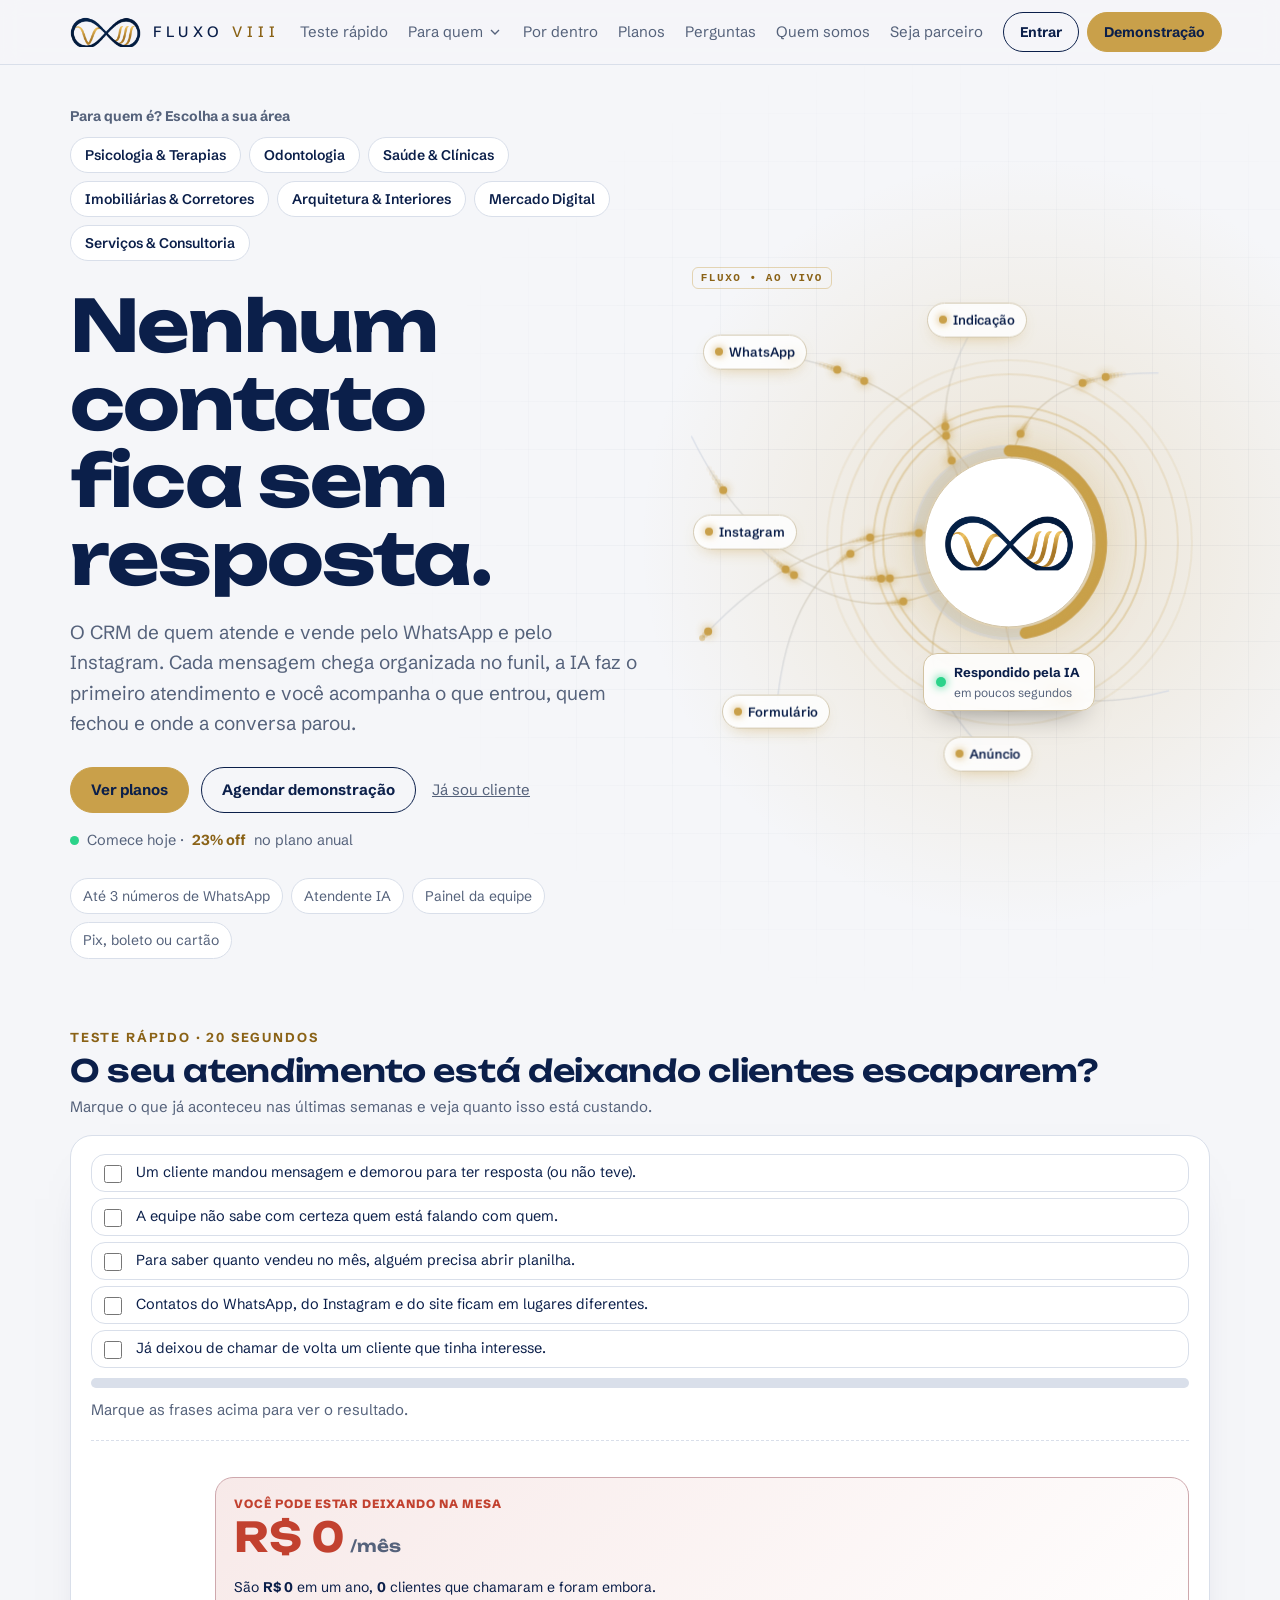
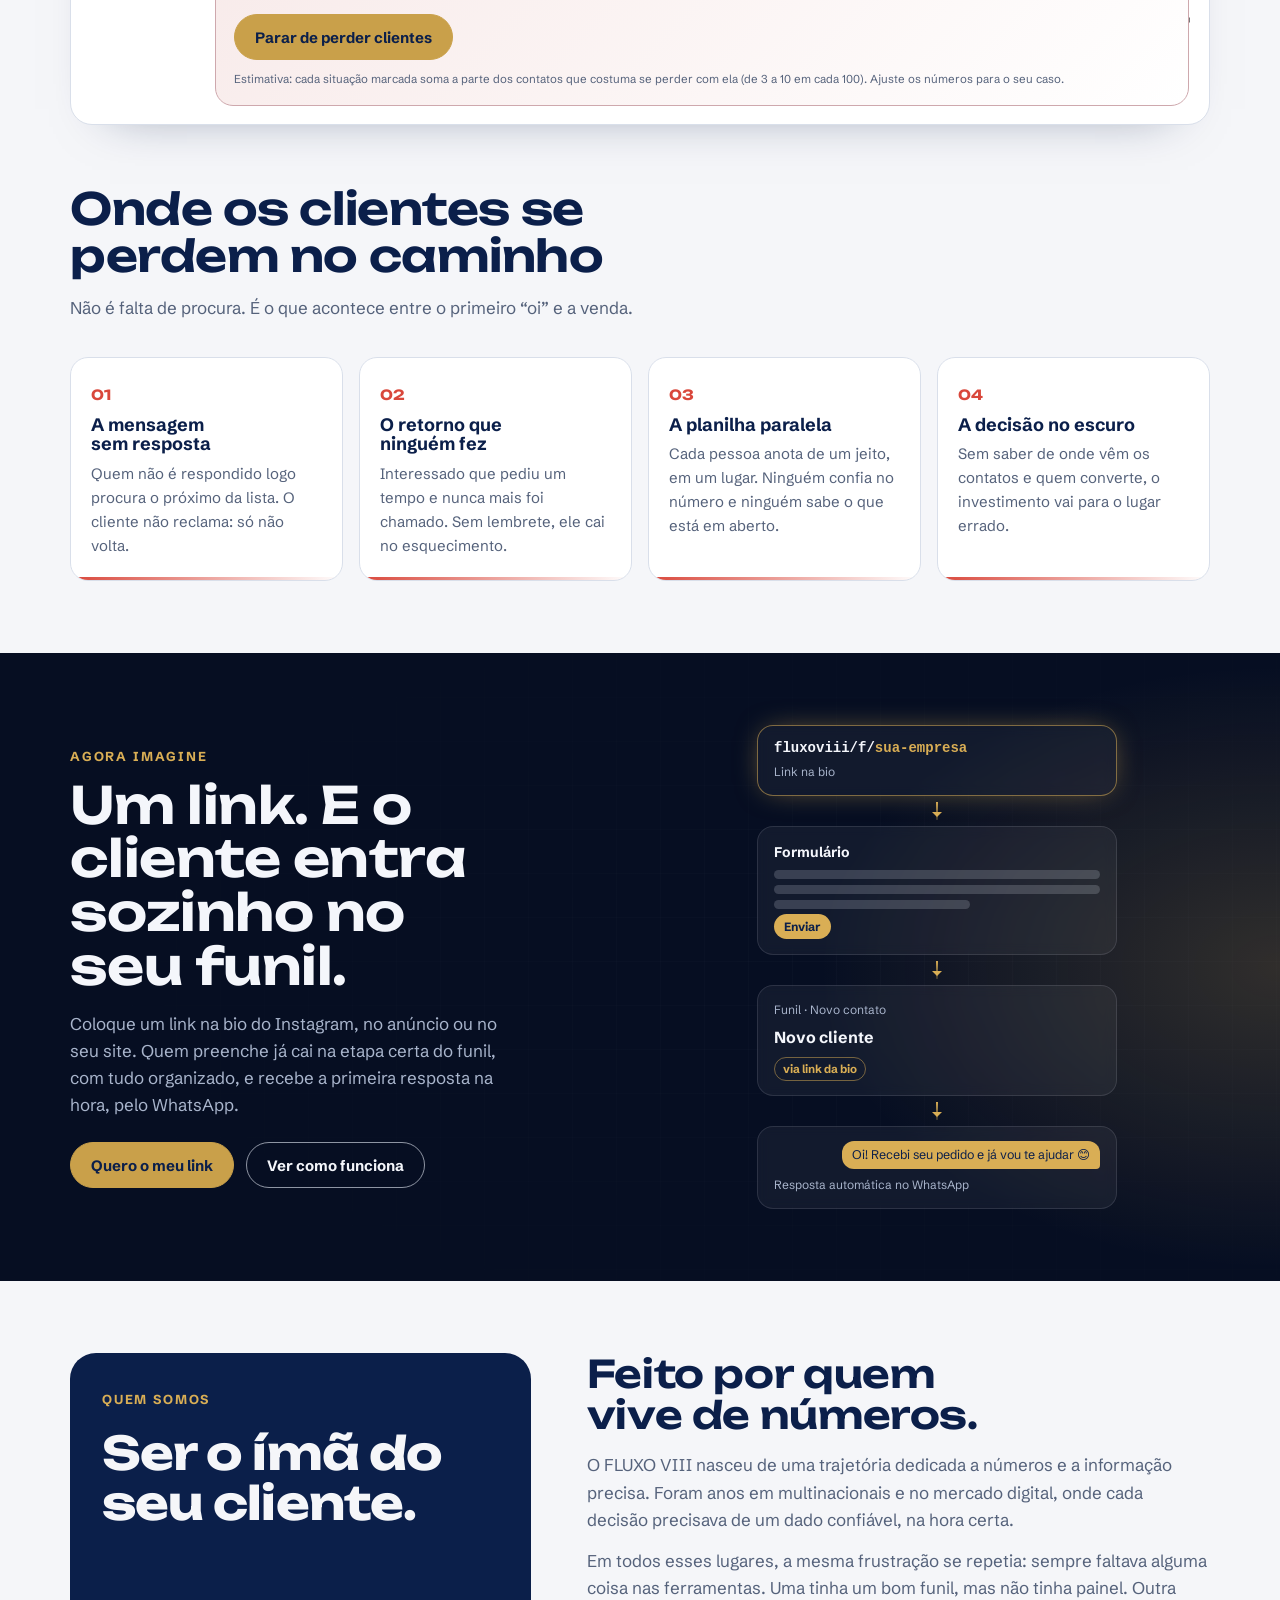
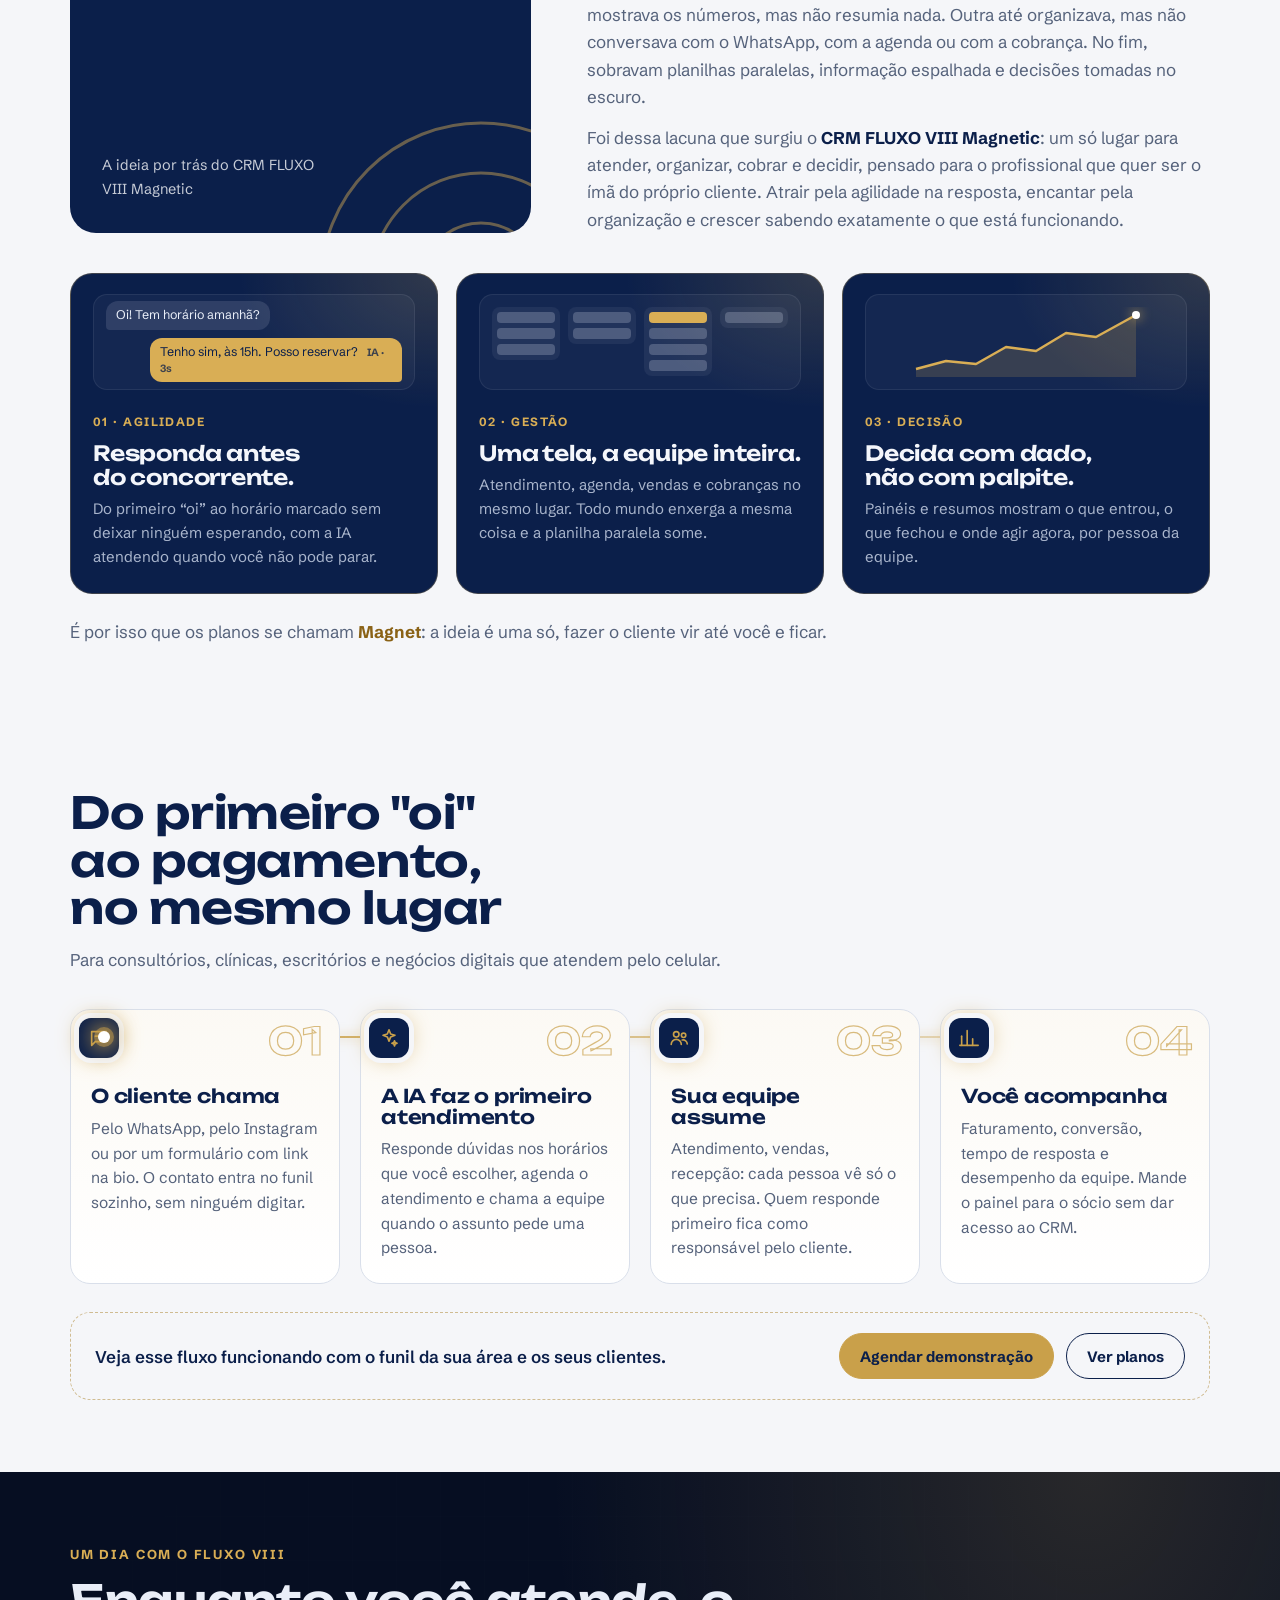
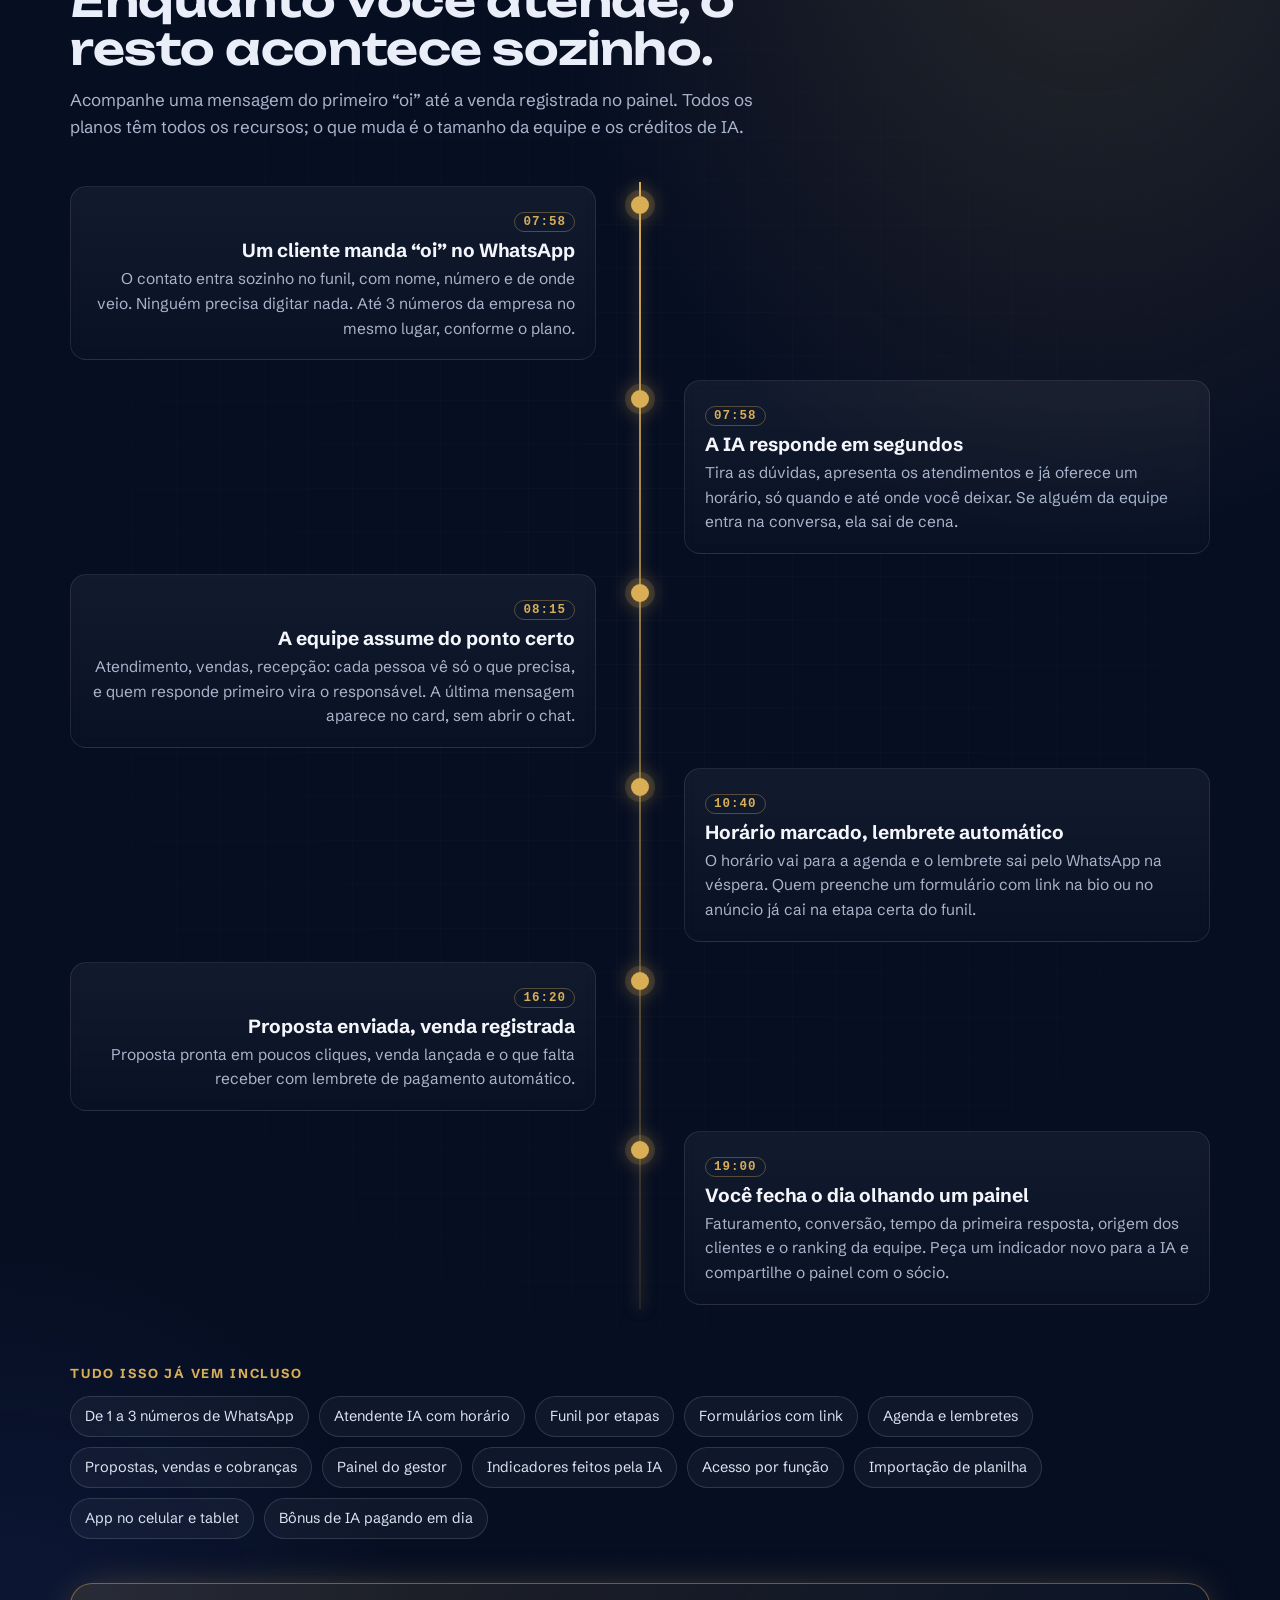
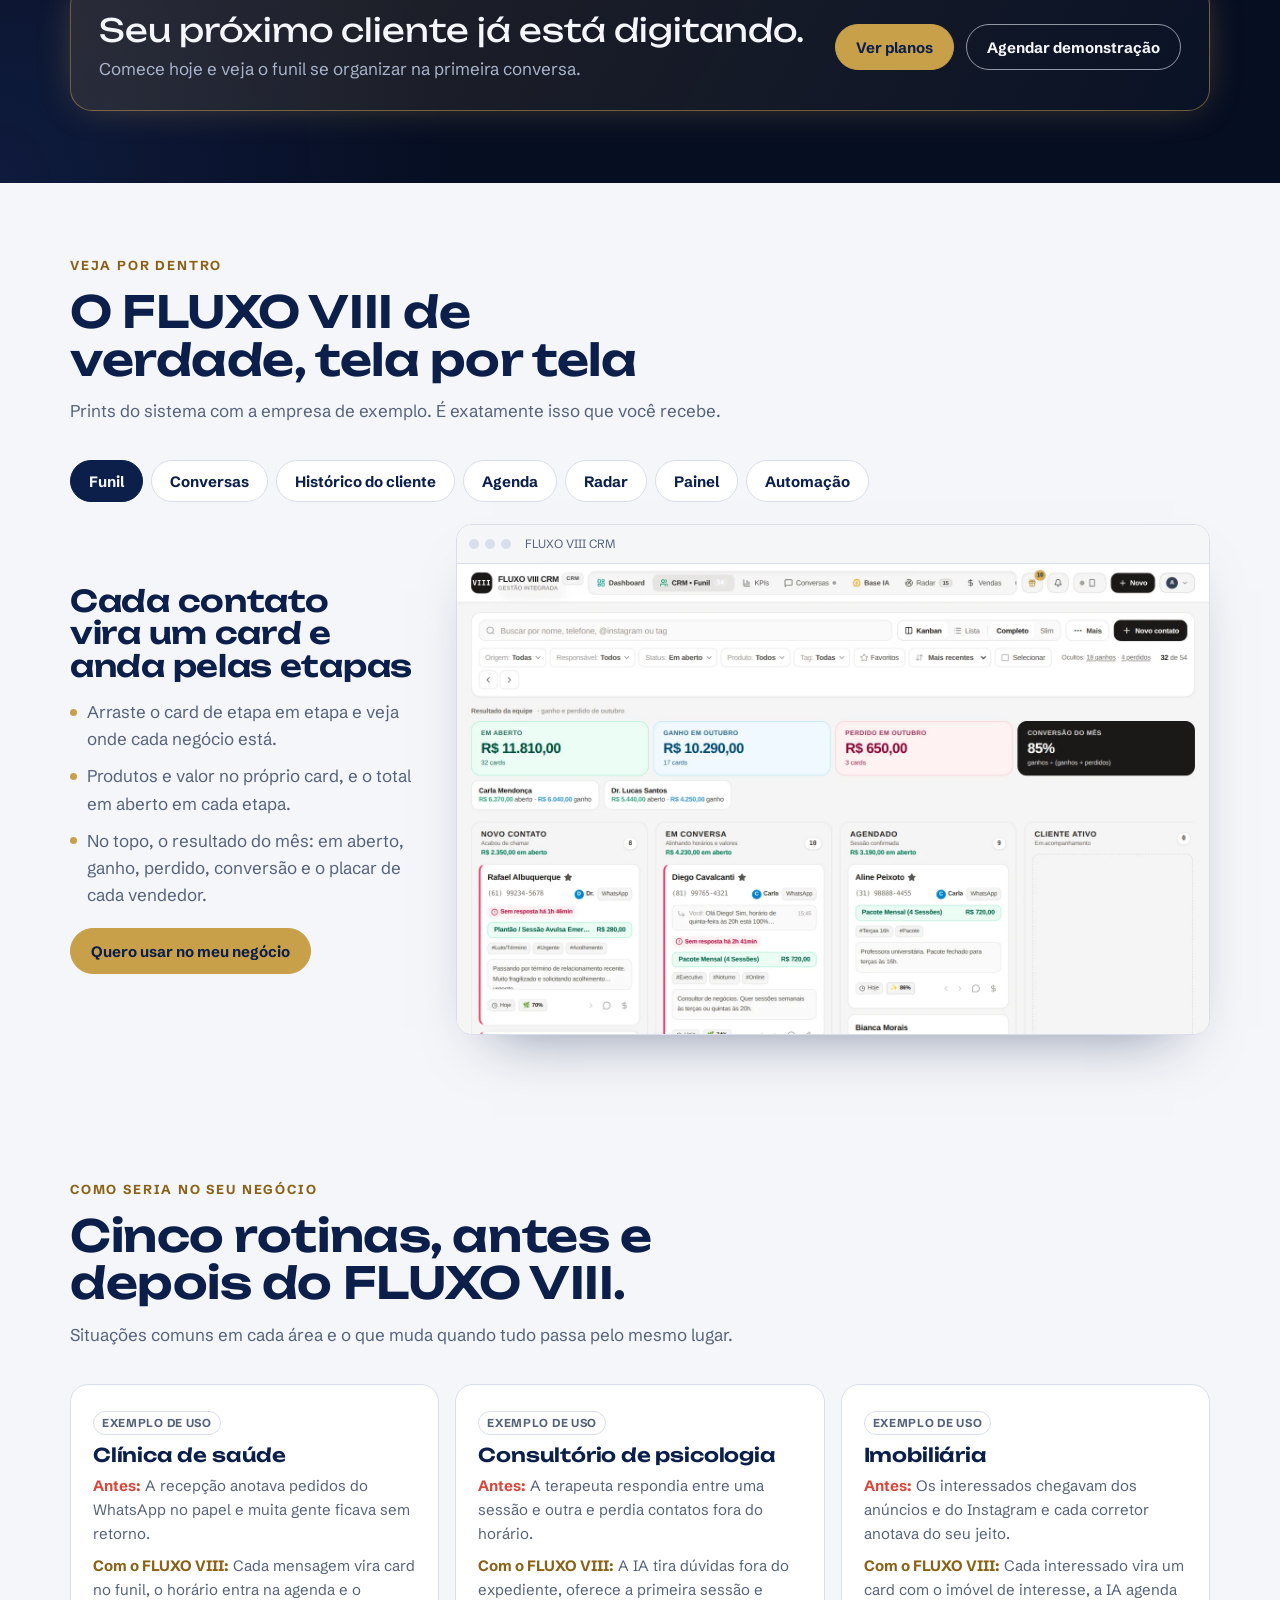
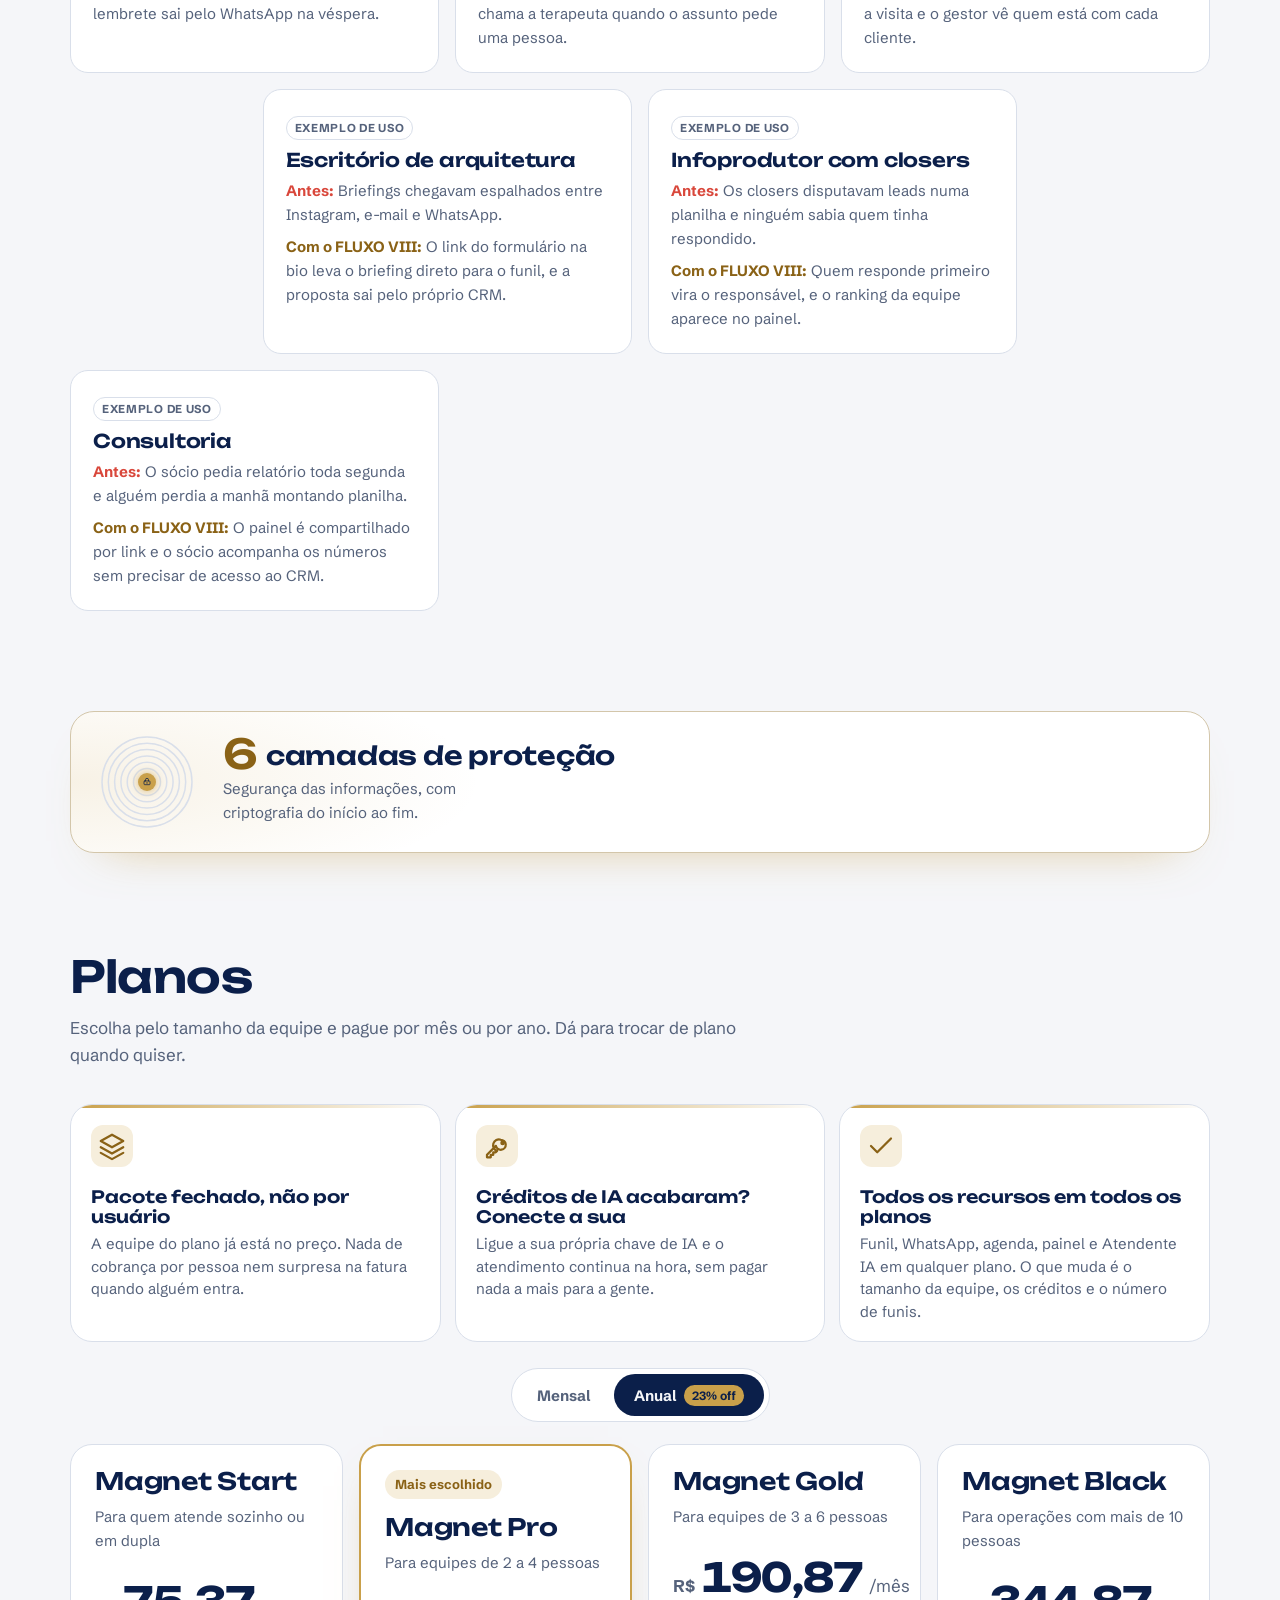
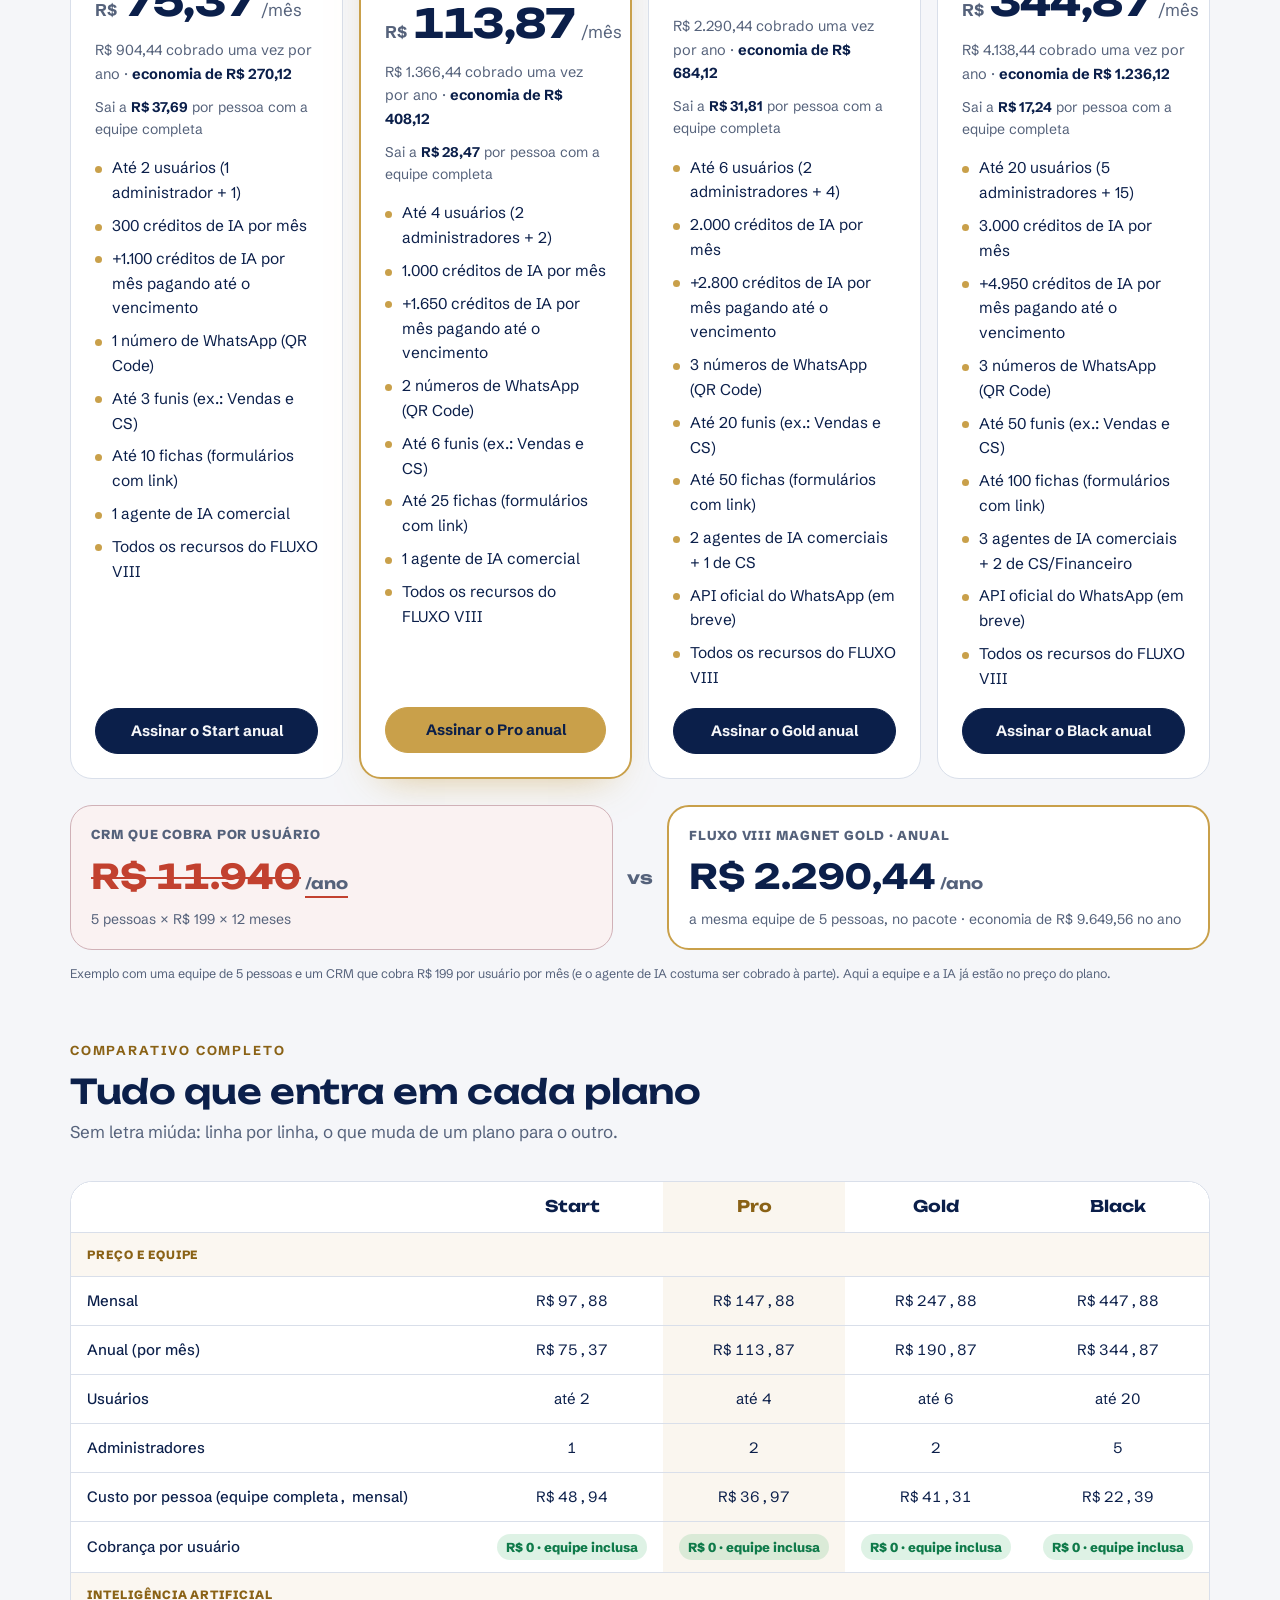
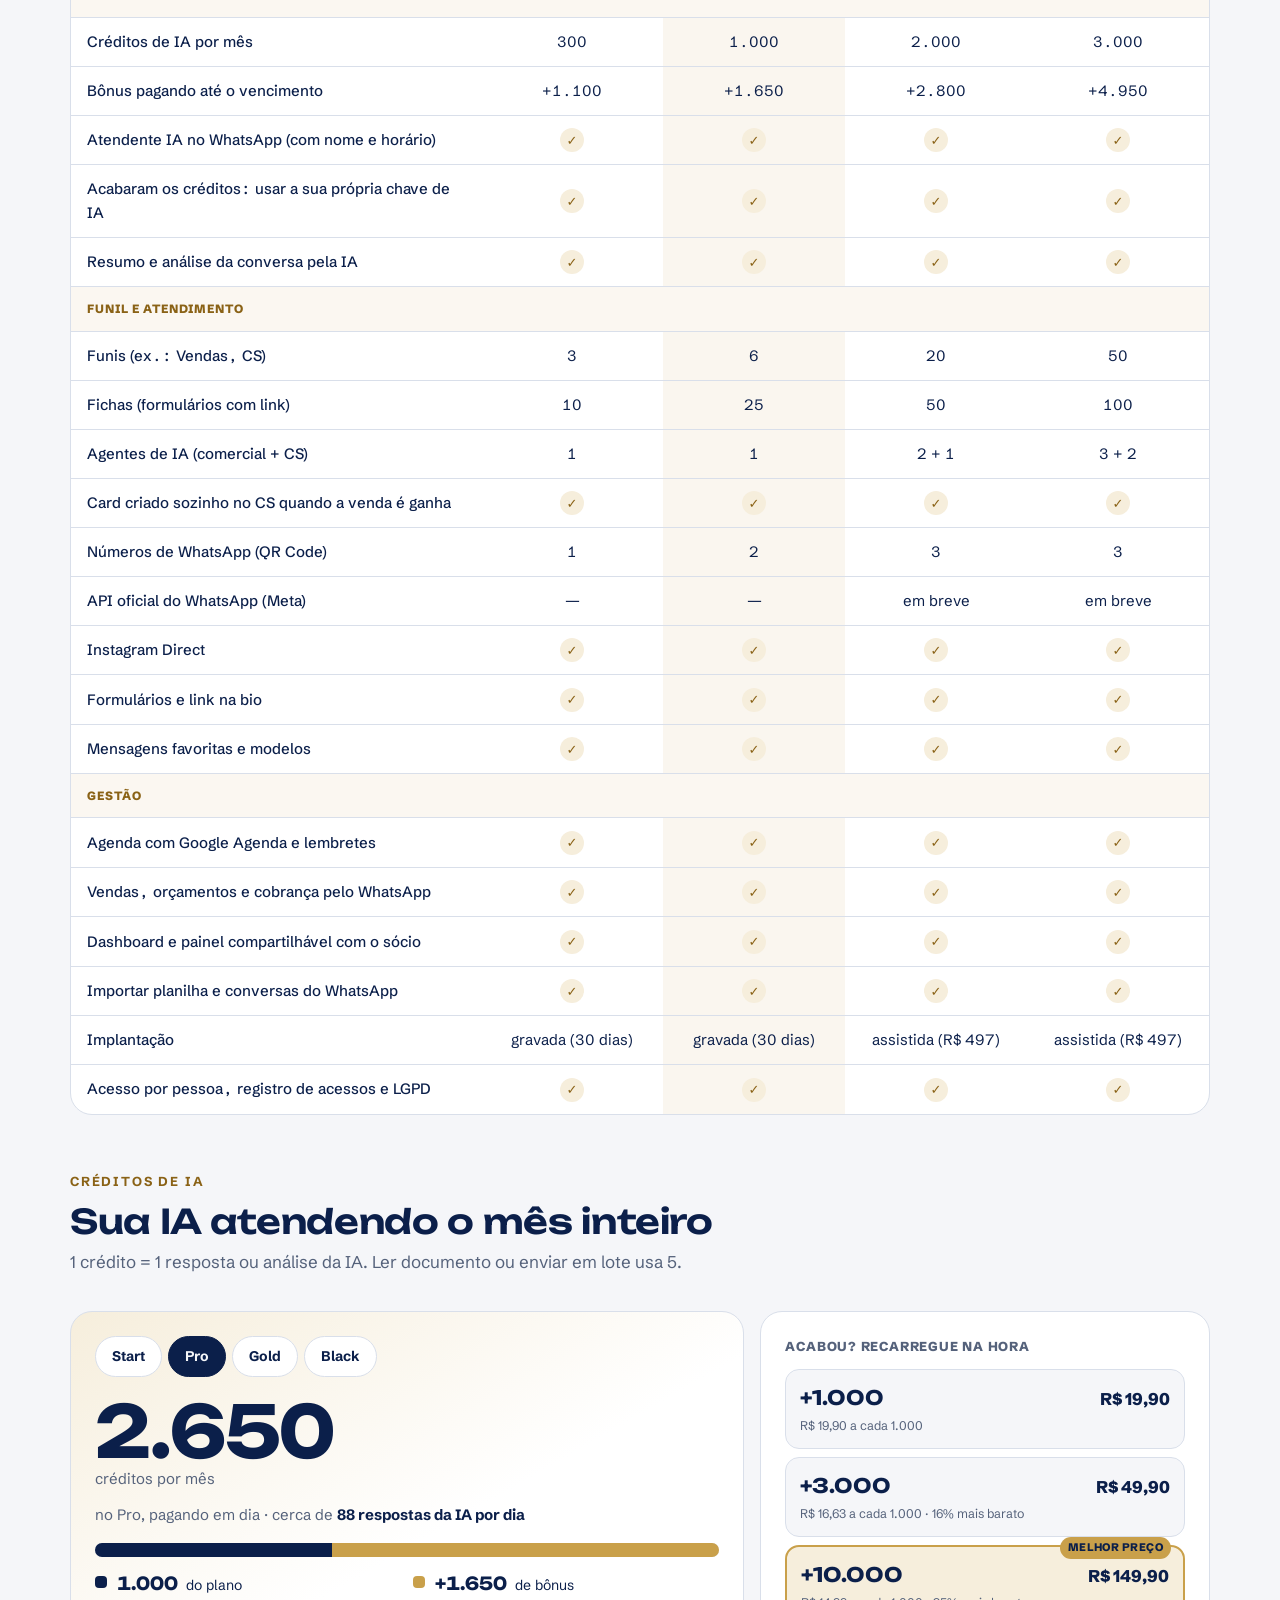
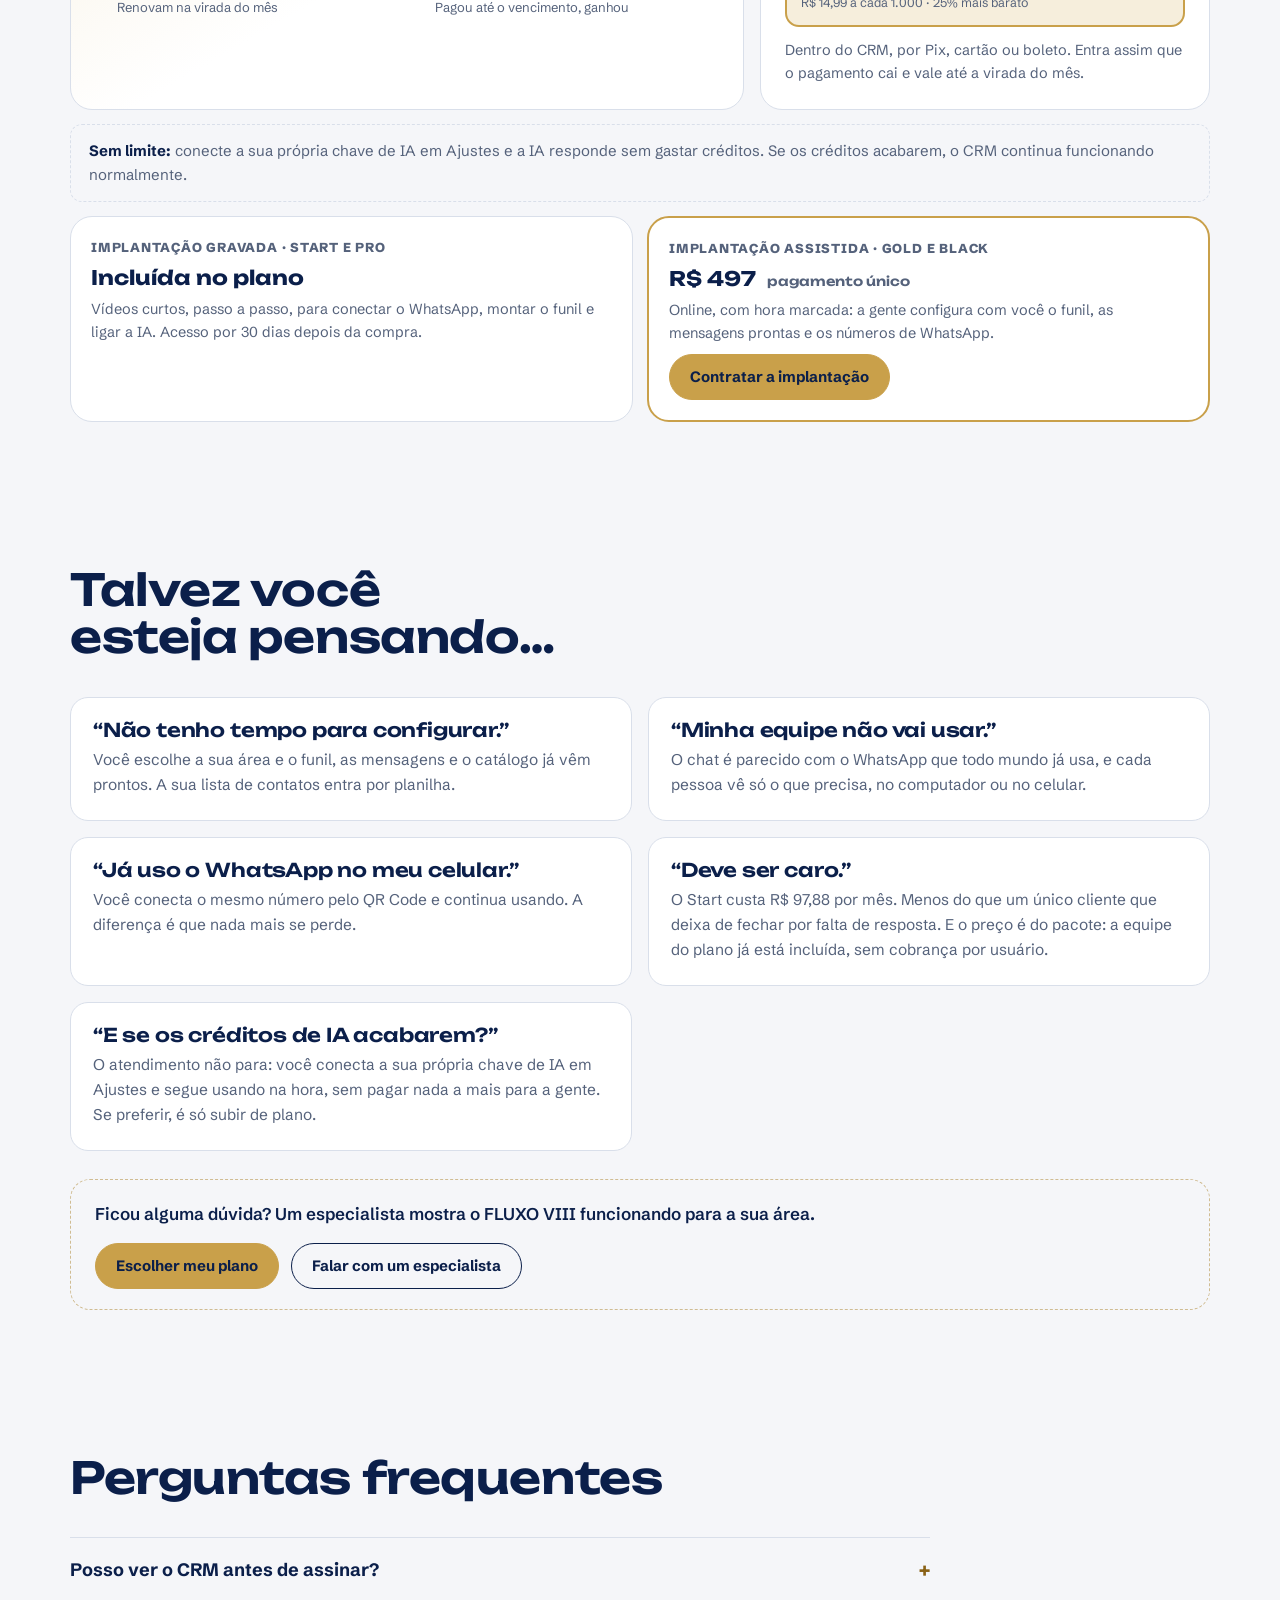
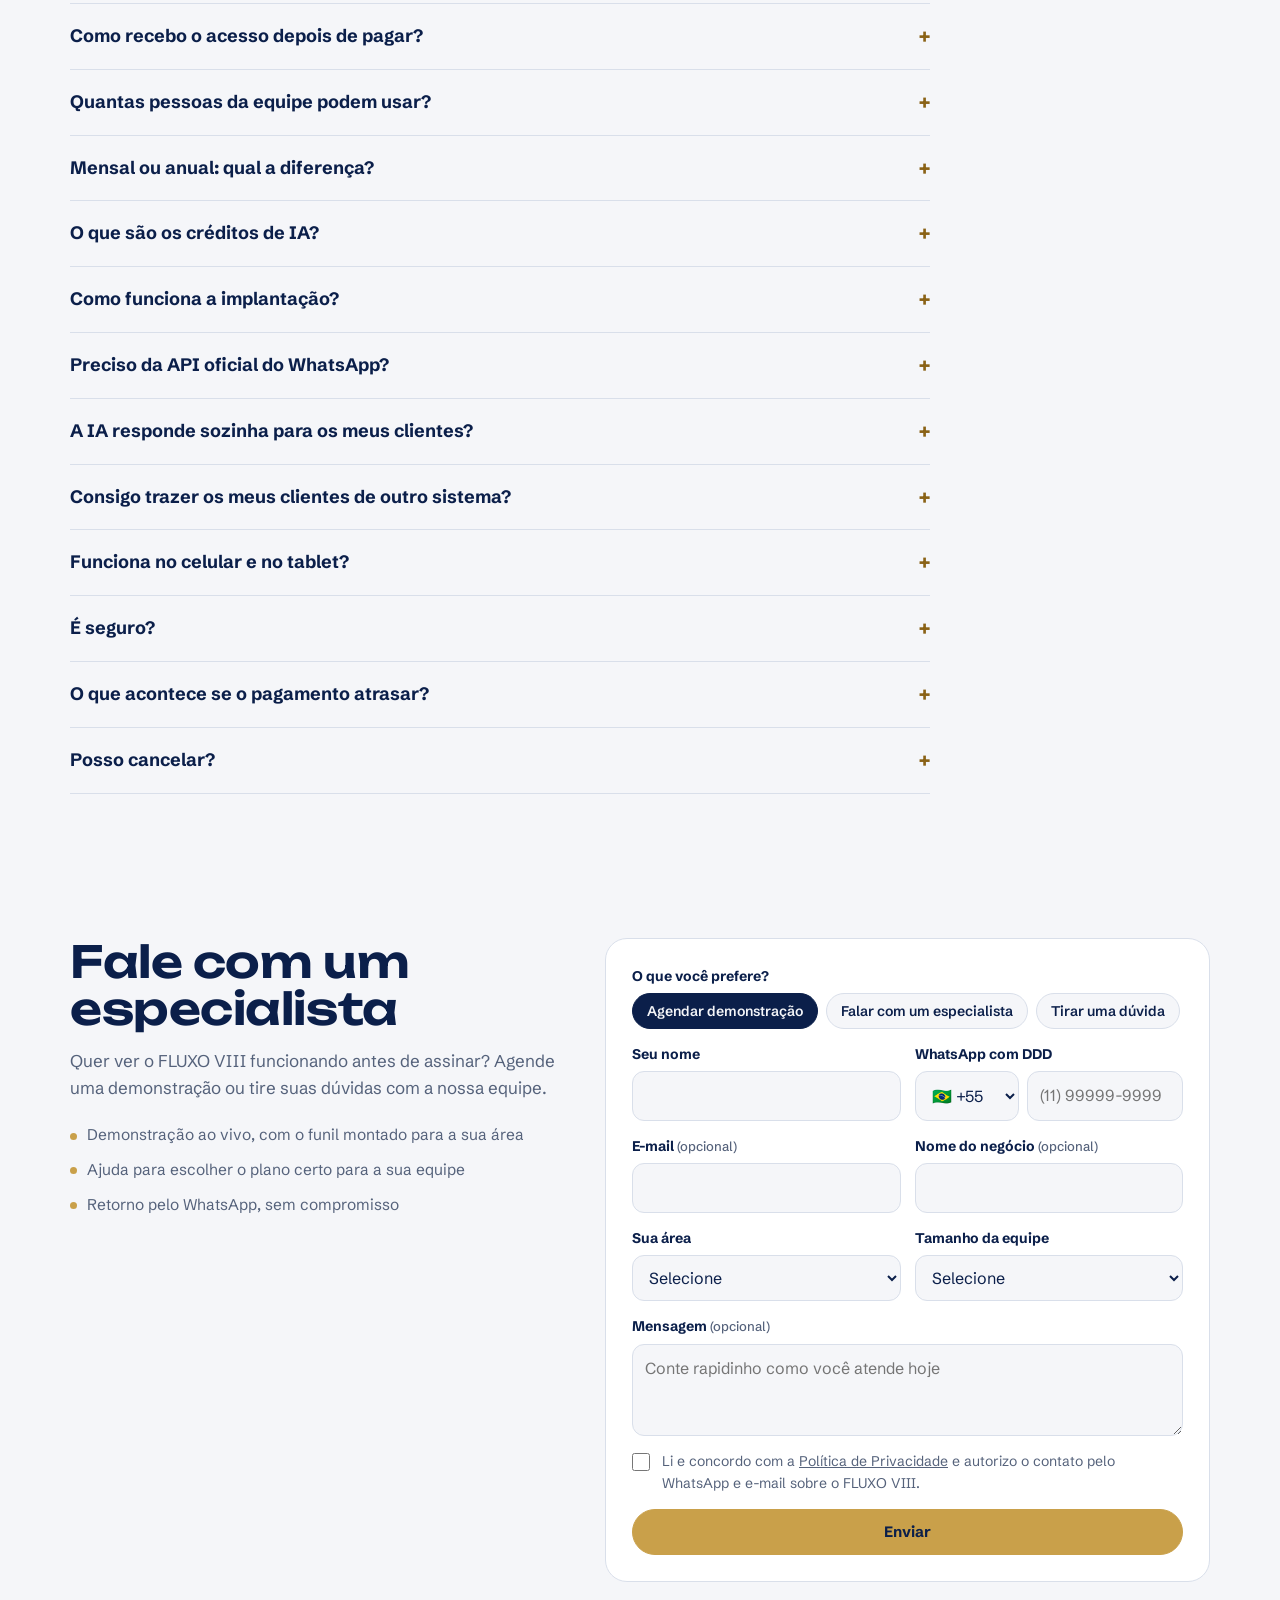
<file: index.html>
<!doctype html>
<html lang="pt-BR">
<head>
<meta charset="utf-8">
<meta name="viewport" content="width=device-width, initial-scale=1, viewport-fit=cover">
<title>FLUXO VIII CRM</title>
<meta name="description" content="CRM para quem atende e vende pelo WhatsApp e pelo Instagram: funil automático, Atendente IA, até 3 números de WhatsApp e painel da equipe. Para consultórios, clínicas, escritórios e negócios digitais.">
<meta property="og:title" content="FLUXO VIII CRM">
<meta property="og:description" content="Nenhum contato fica sem resposta. Funil automático, Atendente IA e painel da equipe.">
<meta property="og:type" content="website">
<meta property="og:image" content="https://crmfluxoviii.tech/og-image.png">
<meta name="theme-color" content="#0B1F4A">
<meta name="referrer" content="strict-origin-when-cross-origin">
<link rel="icon" type="image/png" href="favicon-32.png">
<link rel="apple-touch-icon" href="apple-touch-icon.png">
<link rel="preconnect" href="https://fonts.googleapis.com">
<link rel="preconnect" href="https://fonts.gstatic.com" crossorigin>
<link rel="stylesheet" href="https://fonts.googleapis.com/css2?family=Unbounded:wght@500;600;700&family=Schibsted+Grotesk:wght@400;500;600;700&display=swap">
<link rel="stylesheet" href="site.css?v=20261016d">
</head>
<body>

<header class="top">
  <div class="wrap">
    <a class="brand" href="#inicio" aria-label="FLUXO VIII CRM, início"><img class="logo-light" src="logo-mark.png" alt="" width="70" height="30"><img class="logo-dark" src="logo-mark-dark.png" alt="" width="70" height="30"><span>FLUXO <em>VIII</em></span></a>
    <nav class="nav" aria-label="Seções">
      <a href="#diagnostico">Teste rápido</a>
      <div class="nav-dd"><button type="button" class="dd-btn" aria-expanded="false" aria-controls="dd-niches">Para quem <svg viewBox="0 0 24 24" aria-hidden="true"><path d="M6 9l6 6 6-6"/></svg></button><div class="dd-menu" id="dd-niches" hidden></div></div>
      <a href="#por-dentro">Por dentro</a>
      <a href="#planos">Planos</a>
      <a href="#perguntas">Perguntas</a>
      <a href="#quem-somos">Quem somos</a>
      <a href="/parceiros">Seja parceiro</a>
    </nav>
    <div class="top-actions">
      <a class="btn" data-login href="#">Entrar</a>
      <a class="btn gold" href="#contato" data-subject="demonstracao">Demonstração</a>
    </div>
  </div>
</header>

<main id="inicio">
  <div class="hero">
    <div class="wrap">
      <div>
        <div class="picker">
          <p id="picker-label">Para quem é? Escolha a sua área</p>
          <div class="chips" role="group" aria-labelledby="picker-label" id="niche-chips"></div>
        </div>
        <h1 id="hero-title">Nenhum contato fica sem resposta.</h1>
        <p class="lead" id="hero-lead">O CRM de quem atende e vende pelo WhatsApp e pelo Instagram.</p>
        <div class="ctas">
          <a class="btn gold" href="#planos">Ver planos</a>
          <a class="btn" href="#contato" data-subject="demonstracao">Agendar demonstração</a>
          <a class="link" data-login href="#">Já sou cliente</a>
        </div>
        <p class="hero-note"><span class="pulse-dot" aria-hidden="true"></span> Comece hoje · <strong>23% off</strong> no plano anual</p>
        <ul class="facts" aria-label="Destaques">
          <li>Até 3 números de WhatsApp</li>
          <li>Atendente IA</li>
          <li>Painel da equipe</li>
          <li>Pix, boleto ou cartão</li>
        </ul>
      </div>
      <div class="field" aria-hidden="true">
        <span class="hud hud-tl">FLUXO • ao vivo</span>
        <span class="toast" id="hero-toast"><i></i><b id="toast-title">Novo contato no funil</b><small id="toast-sub">WhatsApp · agora</small></span>
        <canvas id="field"></canvas>
        <span class="chip c1"><i></i>WhatsApp</span>
        <span class="chip c2"><i></i>Instagram</span>
        <span class="chip c3"><i></i>Formulário</span>
        <span class="chip c4"><i></i>Indicação</span>
        <span class="chip c5"><i></i>Anúncio</span>
        <div class="core"><img class="logo-light" src="logo-mark.png" alt=""><img class="logo-dark" src="logo-mark-dark.png" alt=""></div>
      </div>
    </div>
  </div>

  <section id="diagnostico" class="diag">
    <div class="wrap diag-grid">
      <div class="head">
        <p class="kicker">Teste rápido · 20 segundos</p>
        <h2 id="diag-title">O seu atendimento está deixando clientes escaparem?</h2>
        <p>Marque o que já aconteceu nas últimas semanas e veja quanto isso está custando.</p>
      </div>
      <div class="diag-box">
        <ul class="diag-list" id="diag-list"></ul>
        <div class="diag-meter" aria-live="polite">
          <div class="meter"><span id="diag-bar"></span></div>
          <p id="diag-result">Marque as frases acima para ver o resultado.</p>
        </div>
        <div class="diag-calc" id="diag-calc" hidden>
          <div class="calc-inputs">
            <label><span id="calc-leads-label">Contatos novos por semana</span><b id="calc-leads-out">20</b>
              <input type="range" id="calc-leads" min="3" max="200" step="1" value="20"></label>
            <label><span id="calc-ticket-label">Quanto vale um cliente</span><b id="calc-ticket-out">R$ 300</b>
              <input type="range" id="calc-ticket" min="50" max="5000" step="50" value="300"></label>
          </div>
          <div class="calc-loss">
            <p class="calc-kicker">Você pode estar deixando na mesa</p>
            <p class="calc-big"><span id="calc-month">R$ 0</span><small>/mês</small></p>
            <ul class="calc-parts" id="calc-parts" aria-label="De onde vem a perda"></ul>
            <p class="calc-year">São <strong id="calc-year">R$ 0</strong> em um ano, <strong id="calc-lost">0</strong> <span id="calc-lost-word">clientes</span> que chamaram e foram embora.</p>
            <p class="calc-vs" id="calc-vs"></p>
            <a class="btn gold" href="#planos" id="calc-cta">Parar de perder clientes</a>
            <p class="calc-note">Estimativa: cada situação marcada soma a parte dos contatos que costuma se perder com ela (de 3 a 10 em cada 100). Ajuste os números para o seu caso.</p>
          </div>
        </div>
      </div>
    </div>
  </section>

  <section id="dor" class="pain">
    <div class="wrap">
      <div class="head">
        <h2 id="pain-title">Onde os clientes se perdem no caminho</h2>
        <p>Não é falta de procura. É o que acontece entre o primeiro “oi” e a venda.</p>
      </div>
      <ol class="leaks" id="leaks"></ol>
    </div>
  </section>

  <section id="link" class="hook">
    <div class="wrap hook-grid">
      <div>
        <p class="kicker">Agora imagine</p>
        <h2>Um link. E o cliente entra sozinho no seu funil.</h2>
        <p class="hook-lead" id="hook-lead">Coloque um link na bio do Instagram, no anúncio ou no seu site. Quem preenche já cai na etapa certa do funil, com tudo organizado, e recebe a primeira resposta na hora, pelo WhatsApp.</p>
        <div class="cta-actions">
          <a class="btn gold" href="#planos">Quero o meu link</a>
          <a class="btn" href="#como-funciona">Ver como funciona</a>
        </div>
      </div>
      <div class="hook-visual" aria-hidden="true">
        <div class="hk-step hk-link"><span class="hk-url">fluxoviii/f/<b>sua-empresa</b></span><small>Link na bio</small></div>
        <span class="hk-arrow"></span>
        <div class="hk-step hk-form"><b>Formulário</b><i></i><i></i><i class="short"></i><em>Enviar</em></div>
        <span class="hk-arrow"></span>
        <div class="hk-step hk-card"><small>Funil · Novo contato</small><b id="hook-card">Novo cliente</b><span class="hk-tag">via link da bio</span></div>
        <span class="hk-arrow"></span>
        <div class="hk-step hk-msg"><span class="bub out">Oi! Recebi seu pedido e já vou te ajudar 😊</span><small>Resposta automática no WhatsApp</small></div>
      </div>
    </div>
  </section>

  <section id="quem-somos" class="about">
    <div class="wrap">
      <div class="about-grid">
        <div class="about-quote">
          <svg class="magnet-lines" viewBox="0 0 200 200" aria-hidden="true"><path d="M20 180 A80 80 0 0 1 180 180"/><path d="M45 180 A55 55 0 0 1 155 180"/><path d="M70 180 A30 30 0 0 1 130 180"/></svg>
          <p class="kicker">Quem somos</p>
          <blockquote>Ser o ímã do seu cliente.</blockquote>
          <p class="sign">A ideia por trás do CRM FLUXO VIII Magnetic</p>
        </div>
        <div class="about-text">
          <h2>Feito por quem vive de números.</h2>
          <p>O FLUXO VIII nasceu de uma trajetória dedicada a números e a informação precisa. Foram anos em multinacionais e no mercado digital, onde cada decisão precisava de um dado confiável, na hora certa.</p>
          <p>Em todos esses lugares, a mesma frustração se repetia: sempre faltava alguma coisa nas ferramentas. Uma tinha um bom funil, mas não tinha painel. Outra mostrava os números, mas não resumia nada. Outra até organizava, mas não conversava com o WhatsApp, com a agenda ou com a cobrança. No fim, sobravam planilhas paralelas, informação espalhada e decisões tomadas no escuro.</p>
          <p>Foi dessa lacuna que surgiu o <strong>CRM FLUXO VIII Magnetic</strong>: um só lugar para atender, organizar, cobrar e decidir, pensado para o profissional que quer ser o ímã do próprio cliente. Atrair pela agilidade na resposta, encantar pela organização e crescer sabendo exatamente o que está funcionando.</p>
        </div>
      </div>
      <ul class="pillars">
        <li>
          <div class="pviz" aria-hidden="true">
            <span class="bub in">Oi! Tem horário amanhã?</span>
            <span class="bub out">Tenho sim, às 15h. Posso reservar? <em>IA · 3s</em></span>
          </div>
          <span class="pn">01 · Agilidade</span>
          <h3>Responda antes do concorrente.</h3>
          <p>Do primeiro “oi” ao horário marcado sem deixar ninguém esperando, com a IA atendendo quando você não pode parar.</p>
        </li>
        <li>
          <div class="pviz kanban" aria-hidden="true">
            <span><i></i><i></i><i></i></span><span><i></i><i></i></span><span><i></i><i></i><i></i><i></i></span><span><i></i></span>
          </div>
          <span class="pn">02 · Gestão</span>
          <h3>Uma tela, a equipe inteira.</h3>
          <p>Atendimento, agenda, vendas e cobranças no mesmo lugar. Todo mundo enxerga a mesma coisa e a planilha paralela some.</p>
        </li>
        <li>
          <div class="pviz" aria-hidden="true">
            <svg viewBox="0 0 220 70" class="spark"><path class="area" d="M0 62 L30 54 L60 57 L90 40 L120 44 L150 26 L180 30 L220 8 L220 70 L0 70Z"/><path class="line" d="M0 62 L30 54 L60 57 L90 40 L120 44 L150 26 L180 30 L220 8"/><circle cx="220" cy="8" r="4"/></svg>
          </div>
          <span class="pn">03 · Decisão</span>
          <h3>Decida com dado, não com palpite.</h3>
          <p>Painéis e resumos mostram o que entrou, o que fechou e onde agir agora, por pessoa da equipe.</p>
        </li>
      </ul>
      <p class="about-close">É por isso que os planos se chamam <strong>Magnet</strong>: a ideia é uma só, fazer o cliente vir até você e ficar.</p>
    </div>
  </section>

  <section id="como-funciona" class="how">
    <div class="wrap">
      <div class="head">
        <h2 id="how-title">Do primeiro "oi" ao pagamento, no mesmo lugar</h2>
        <p id="how-sub"></p>
      </div>
      <ol class="pipeline" id="steps"></ol>
      <div class="how-cta">
        <p id="how-cta-text">Veja esse fluxo funcionando com o funil da sua área.</p>
        <div class="cta-actions">
          <a class="btn gold" href="#contato" data-subject="demonstracao">Agendar demonstração</a>
          <a class="btn" href="#planos">Ver planos</a>
        </div>
      </div>
    </div>
  </section>

  <section id="recursos" class="story">
    <div class="wrap">
      <div class="head">
        <p class="kicker">Um dia com o FLUXO VIII</p>
        <h2 id="story-title">Enquanto você atende, o resto acontece sozinho.</h2>
        <p>Acompanhe uma mensagem do primeiro “oi” até a venda registrada no painel. Todos os planos têm todos os recursos; o que muda é o tamanho da equipe e os créditos de IA.</p>
      </div>
      <ol class="flow" id="flow"></ol>
      <div class="all-in">
        <p class="kicker">Tudo isso já vem incluso</p>
        <ul class="incl" id="chips"></ul>
      </div>
      <div class="story-cta">
        <div>
          <p class="cta-big" id="story-cta-title">Seu próximo cliente já está digitando.</p>
          <p class="cta-sub">Comece hoje e veja o funil se organizar na primeira conversa.</p>
        </div>
        <div class="cta-actions">
          <a class="btn gold" href="#planos">Ver planos</a>
          <a class="btn ghost" href="#contato" data-subject="demonstracao">Agendar demonstração</a>
        </div>
      </div>
    </div>
  </section>

  <section id="por-dentro" class="inside">
    <div class="wrap">
      <div class="head">
        <p class="kicker">Veja por dentro</p>
        <h2>O FLUXO VIII de verdade, tela por tela</h2>
        <p>Prints do sistema com a empresa de exemplo. É exatamente isso que você recebe.</p>
      </div>
      <div class="in-tabs" role="tablist" aria-label="Telas do FLUXO VIII" id="in-tabs"></div>
      <div class="in-panel" id="in-panel" role="tabpanel" aria-live="polite"></div>
    </div>
  </section>

  <section id="exemplos" class="cases">
    <div class="wrap">
      <div class="head">
        <p class="kicker">Como seria no seu negócio</p>
        <h2>Cinco rotinas, antes e depois do FLUXO VIII.</h2>
        <p>Situações comuns em cada área e o que muda quando tudo passa pelo mesmo lugar.</p>
      </div>
      <ul class="case-list" id="case-list"></ul>
    </div>
  </section>

  <section id="seguranca">
    <div class="wrap">
      <div class="vault">
        <div class="vault-visual" aria-hidden="true">
          <svg viewBox="0 0 320 320" class="rings" id="rings"></svg>
        </div>
        <div class="vault-text">
          <h2><span class="big6">6</span> camadas de proteção</h2>
          <p class="vault-sub">Segurança das informações, com criptografia do início ao fim.</p>
        </div>
      </div>
    </div>
  </section>

  <section id="planos">
    <div class="wrap">
      <div class="head">
        <h2>Planos</h2>
        <p>Escolha pelo tamanho da equipe e pague por mês ou por ano. Dá para trocar de plano quando quiser.</p>
      </div>
      <div class="edge" aria-label="Por que o FLUXO VIII sai mais em conta">
        <div class="edge-item">
          <svg viewBox="0 0 24 24" aria-hidden="true"><path d="M3 8l9-5 9 5-9 5-9-5z"/><path d="M3 13l9 5 9-5"/><path d="M3 17.5l9 5 9-5"/></svg>
          <b>Pacote fechado, não por usuário</b>
          <span>A equipe do plano já está no preço. Nada de cobrança por pessoa nem surpresa na fatura quando alguém entra.</span>
        </div>
        <div class="edge-item">
          <svg viewBox="0 0 24 24" aria-hidden="true"><path d="M15 7a4 4 0 1 1-3.9 4.9L4 19v2h3v-2h2v-2h2l1.1-1.1A4 4 0 0 1 15 7z"/><circle cx="16.5" cy="9.5" r="1"/></svg>
          <b>Créditos de IA acabaram? Conecte a sua</b>
          <span>Ligue a sua própria chave de IA e o atendimento continua na hora, sem pagar nada a mais para a gente.</span>
        </div>
        <div class="edge-item">
          <svg viewBox="0 0 24 24" aria-hidden="true"><path d="M20 6L9 17l-5-5"/></svg>
          <b>Todos os recursos em todos os planos</b>
          <span>Funil, WhatsApp, agenda, painel e Atendente IA em qualquer plano. O que muda é o tamanho da equipe, os créditos e o número de funis.</span>
        </div>
      </div>
      <div class="cycle-switch" role="radiogroup" aria-label="Forma de pagamento" id="cycle-switch">
        <button type="button" role="radio" aria-checked="false" data-cycle="mensal">Mensal</button>
        <button type="button" role="radio" aria-checked="true" data-cycle="anual">Anual <span class="off" id="cycle-off">23% off</span></button>
      </div>
      <div class="plans" id="plans"></div>
      <div class="per-user" id="per-user"></div>
      <div class="compare-wrap" id="compare"></div>
      <div class="credits" id="credits"></div>
    </div>
  </section>

  <section id="objecoes" class="objs">
    <div class="wrap">
      <div class="head">
        <h2>Talvez você esteja pensando…</h2>
      </div>
      <ul class="obj-list" id="obj-list"></ul>
      <div class="how-cta">
        <p>Ficou alguma dúvida? Um especialista mostra o FLUXO VIII funcionando para a sua área.</p>
        <div class="cta-actions">
          <a class="btn gold" href="#planos">Escolher meu plano</a>
          <a class="btn" href="#contato" data-subject="especialista">Falar com um especialista</a>
        </div>
      </div>
    </div>
  </section>

  <section id="perguntas">
    <div class="wrap">
      <div class="head"><h2>Perguntas frequentes</h2></div>
      <div class="faq" id="faq"></div>
    </div>
  </section>

  <section id="contato">
    <div class="wrap contact">
      <div class="head">
        <h2>Fale com um especialista</h2>
        <p id="contact-sub">Quer ver o FLUXO VIII funcionando antes de assinar? Agende uma demonstração ou tire suas dúvidas com a nossa equipe.</p>
        <ul id="contact-points">
          <li>Demonstração ao vivo, com o funil montado para a sua área</li>
          <li>Ajuda para escolher o plano certo para a sua equipe</li>
          <li>Retorno pelo WhatsApp, sem compromisso</li>
        </ul>
      </div>
      <form class="card" id="lead-form" novalidate>
        <fieldset class="fld">
          <legend>O que você prefere?</legend>
          <div class="seg">
            <label><input type="radio" name="subject" value="demonstracao" checked>Agendar demonstração</label>
            <label><input type="radio" name="subject" value="especialista">Falar com um especialista</label>
            <label><input type="radio" name="subject" value="duvida">Tirar uma dúvida</label>
          </div>
        </fieldset>
        <div class="grid2">
          <div class="fld"><label for="f-name">Seu nome</label><input id="f-name" name="name" autocomplete="name" maxlength="120" required></div>
          <div class="fld"><label for="f-phone">WhatsApp com DDD</label><div class="phone-row"><select id="f-ddi" name="ddi" aria-label="País (DDI)"><option value="55">🇧🇷 +55</option></select><input id="f-phone" name="phone" type="tel" inputmode="tel" autocomplete="tel-national" placeholder="(11) 99999-9999" maxlength="16" required></div></div>
        </div>
        <div class="grid2">
          <div class="fld"><label for="f-email">E-mail <small>(opcional)</small></label><input id="f-email" name="email" type="email" autocomplete="email" maxlength="160"></div>
          <div class="fld"><label for="f-company">Nome do negócio <small>(opcional)</small></label><input id="f-company" name="company" autocomplete="organization" maxlength="120"></div>
        </div>
        <div class="grid2">
          <div class="fld"><label for="f-niche">Sua área</label><select id="f-niche" name="niche"></select></div>
          <div class="fld"><label for="f-team">Tamanho da equipe</label>
            <select id="f-team" name="team">
              <option value="">Selecione</option>
              <option value="1">Só eu</option>
              <option value="2-3">2 a 3 pessoas</option>
              <option value="4-7">4 a 7 pessoas</option>
              <option value="8-20">8 a 20 pessoas</option>
              <option value="20+">Mais de 20 pessoas</option>
            </select>
          </div>
        </div>
        <div class="fld"><label for="f-message">Mensagem <small>(opcional)</small></label><textarea id="f-message" name="message" maxlength="1000" placeholder="Conte rapidinho como você atende hoje"></textarea></div>
        <div class="hp" aria-hidden="true"><label for="f-website">Não preencha este campo</label><input id="f-website" name="website" tabindex="-1" autocomplete="off"></div>
        <label class="consent"><input type="checkbox" id="f-consent" required><span>Li e concordo com a <a data-crm="/privacidade" href="#" target="_blank" rel="noopener">Política de Privacidade</a> e autorizo o contato pelo WhatsApp e e-mail sobre o FLUXO VIII.</span></label>
        <p class="msg" id="lead-msg" role="status" aria-live="polite"></p>
        <button class="btn gold" type="submit" id="lead-submit">Enviar</button>
      </form>
    </div>
  </section>
  <section id="depoimentos" class="testi" hidden>
    <div class="wrap">
      <div class="head">
        <p class="kicker">Campo de teste · modelo</p>
        <h2>O que dizem os clientes</h2>
        <p>Modelo do layout. Este campo só aparece na prévia e será preenchido com depoimentos reais de clientes.</p>
      </div>
      <ul class="testi-list" id="testi-list"></ul>
    </div>
  </section>
</main>

<footer>
  <div class="wrap">
    <nav class="foot-chips" aria-label="Recursos"><a href="#por-dentro">Funil visual</a><a href="#recursos">Atendente IA</a><a href="#por-dentro">Conversas de WhatsApp e Instagram</a><a href="#por-dentro">Automação de pós-venda</a><a href="#recursos">Agenda e lembretes</a><a href="#por-dentro">Painel de resultados</a><a href="/planos">Planos e preços</a><a href="/parceiros">Seja parceiro</a><a href="#diagnostico">Teste rápido</a></nav>
    <div class="foot-bottom">
      <span>© 2026 FLUXO VIII CRM</span>
      <span class="foot-contact"><a href="mailto:fluxoviii@crmfluxoviii.tech">fluxoviii@crmfluxoviii.tech</a> · <a href="https://wa.me/5547933813603" target="_blank" rel="noopener">WhatsApp +55 (47) 93381-3603</a> · <a href="https://www.linkedin.com/company/crm-fluxo-viii-magnetic/" target="_blank" rel="noopener">LinkedIn</a></span>
      <nav class="foot-links" aria-label="Documentos">
        <a data-crm="/termos" href="#">Termos de Uso</a>
        <a data-crm="/privacidade" href="#">Política de Privacidade</a>
        <a data-crm="/dpa" href="#">Tratamento de Dados</a>
        <a href="#contato" data-subject="especialista">Fale conosco</a>
        <a data-login href="#">Entrar no CRM</a>
      </nav>
      <span class="foot-pay">Pagamento seguro pelo Asaas · Pix, boleto ou cartão</span>
    </div>
  </div>
</footer>


<script src="site.js?v=20261016d" defer></script>
</body>
</html>
</file>
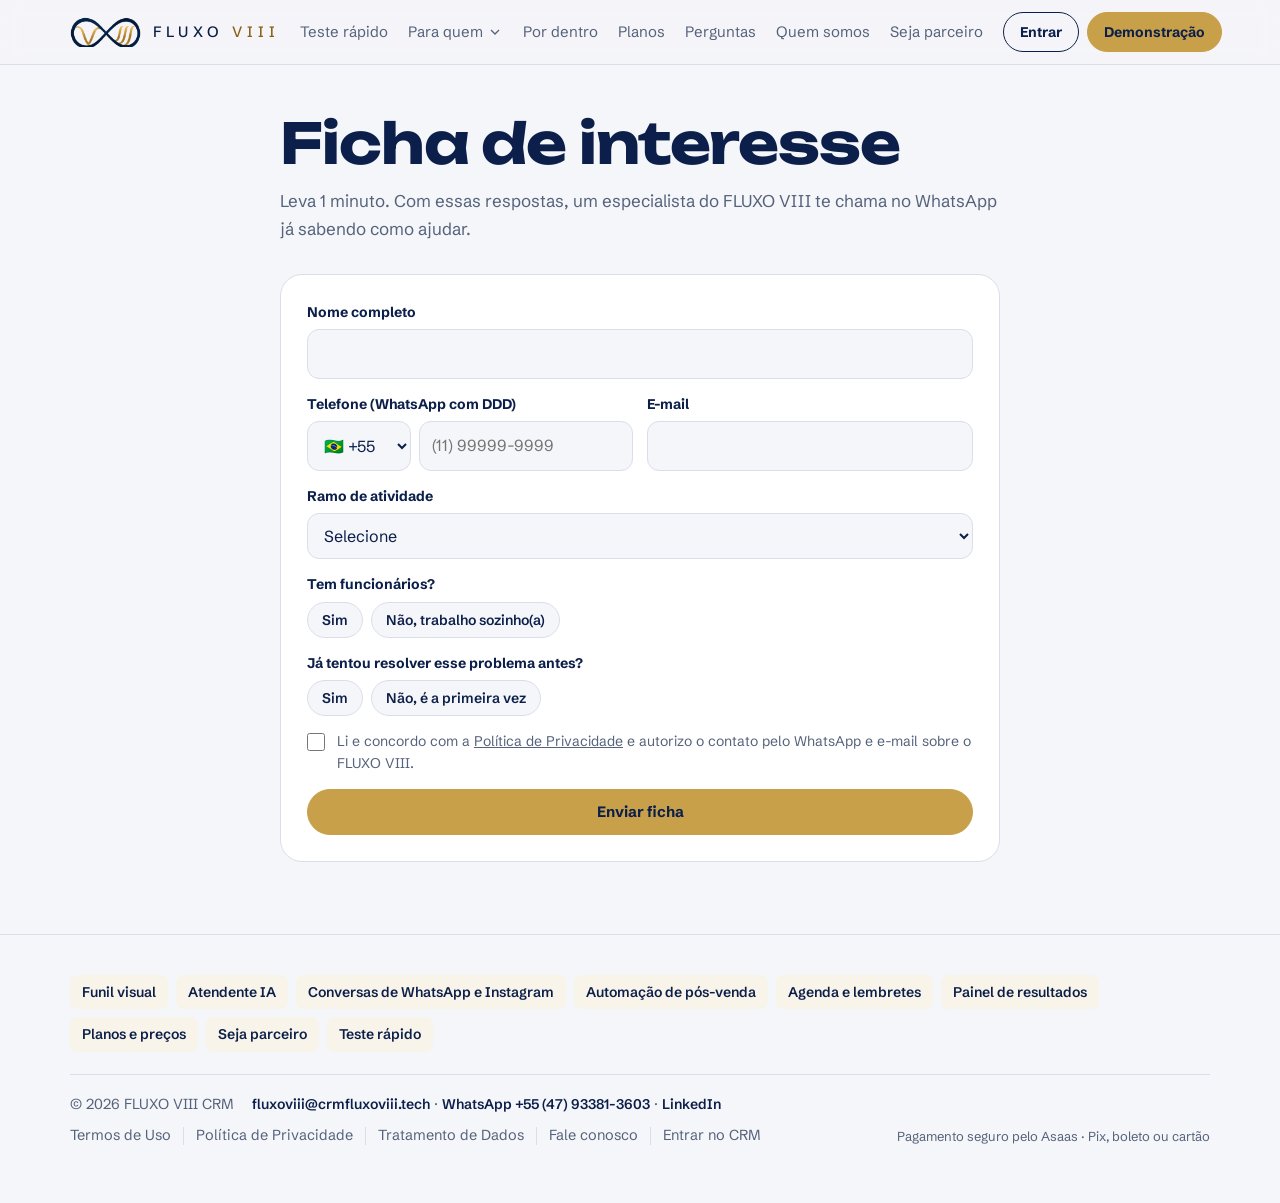
<file: ficha.html>
<!doctype html>
<html lang="pt-BR">
<head>
<meta charset="utf-8">
<meta name="viewport" content="width=device-width, initial-scale=1, viewport-fit=cover">
<title>Ficha de interesse · FLUXO VIII</title>
<meta name="description" content="Ficha de interesse do FLUXO VIII CRM.">
<meta property="og:title" content="FLUXO VIII CRM">
<meta property="og:description" content="Nenhum contato fica sem resposta. Funil automático, Atendente IA e painel da equipe.">
<meta property="og:type" content="website">
<meta property="og:image" content="https://crmfluxoviii.tech/og-image.png">
<meta name="theme-color" content="#0B1F4A">
<meta name="referrer" content="strict-origin-when-cross-origin">
<link rel="icon" type="image/png" href="favicon-32.png">
<link rel="apple-touch-icon" href="apple-touch-icon.png">
<link rel="preconnect" href="https://fonts.googleapis.com">
<link rel="preconnect" href="https://fonts.gstatic.com" crossorigin>
<link rel="stylesheet" href="https://fonts.googleapis.com/css2?family=Unbounded:wght@500;600;700&family=Schibsted+Grotesk:wght@400;500;600;700&display=swap">
<link rel="stylesheet" href="site.css?v=20261016d">
</head>
<body>

<header class="top">
  <div class="wrap">
    <a class="brand" href="/#inicio" aria-label="FLUXO VIII CRM, início"><img class="logo-light" src="logo-mark.png" alt="" width="70" height="30"><img class="logo-dark" src="logo-mark-dark.png" alt="" width="70" height="30"><span>FLUXO <em>VIII</em></span></a>
    <nav class="nav" aria-label="Seções">
      <a href="/#diagnostico">Teste rápido</a>
      <div class="nav-dd"><button type="button" class="dd-btn" aria-expanded="false" aria-controls="dd-niches">Para quem <svg viewBox="0 0 24 24" aria-hidden="true"><path d="M6 9l6 6 6-6"/></svg></button><div class="dd-menu" id="dd-niches" hidden></div></div>
      <a href="/#por-dentro">Por dentro</a>
      <a href="/#planos">Planos</a>
      <a href="/#perguntas">Perguntas</a>
      <a href="/#quem-somos">Quem somos</a>
      <a href="/parceiros">Seja parceiro</a>
    </nav>
    <div class="top-actions">
      <a class="btn" data-login href="#">Entrar</a>
      <a class="btn gold" href="/#contato" data-subject="demonstracao">Demonstração</a>
    </div>
  </div>
</header>

<main>
  <div class="wrap page-head narrow">
    <h1>Ficha de interesse</h1>
    <p>Leva 1 minuto. Com essas respostas, um especialista do FLUXO VIII te chama no WhatsApp já sabendo como ajudar.</p>
  </div>
  <section id="contato">
    <div class="wrap narrow">
      <form class="card" id="lead-form" data-kind="ficha" novalidate>
        <div class="fld"><label for="f-name">Nome completo</label><input id="f-name" name="name" autocomplete="name" maxlength="120" required></div>
        <div class="grid2">
          <div class="fld"><label for="f-phone">Telefone (WhatsApp com DDD)</label><div class="phone-row"><select id="f-ddi" name="ddi" aria-label="País (DDI)"><option value="55">🇧🇷 +55</option></select><input id="f-phone" name="phone" type="tel" inputmode="tel" autocomplete="tel-national" placeholder="(11) 99999-9999" maxlength="16" required></div></div>
          <div class="fld"><label for="f-email">E-mail</label><input id="f-email" name="email" type="email" autocomplete="email" maxlength="160" required></div>
        </div>
        <div class="fld"><label for="f-niche">Ramo de atividade</label><select id="f-niche" name="niche" required></select></div>
        <div class="fld cond" id="other-wrap"><label for="f-niche-other">Qual é o seu ramo?</label><input id="f-niche-other" name="nicheOther" maxlength="80"></div>
        <fieldset class="fld">
          <legend>Tem funcionários?</legend>
          <div class="seg">
            <label><input type="radio" name="hasEmployees" value="sim">Sim</label>
            <label><input type="radio" name="hasEmployees" value="nao">Não, trabalho sozinho(a)</label>
          </div>
        </fieldset>
        <div class="fld cond" id="emp-wrap"><label for="f-employees">Quantos?</label><input id="f-employees" name="employees" type="number" inputmode="numeric" min="1" max="10000"></div>
        <fieldset class="fld">
          <legend>Já tentou resolver esse problema antes?</legend>
          <div class="seg">
            <label><input type="radio" name="triedBefore" value="sim">Sim</label>
            <label><input type="radio" name="triedBefore" value="nao">Não, é a primeira vez</label>
          </div>
        </fieldset>
        <div class="fld cond" id="tried-wrap"><label for="f-tried">Como? O que usou e o que não deu certo? <small>(opcional)</small></label><textarea id="f-tried" name="triedHow" maxlength="600" placeholder="Ex.: planilha, outro CRM, só o WhatsApp no celular"></textarea></div>
        <div class="hp" aria-hidden="true"><label for="f-website">Não preencha este campo</label><input id="f-website" name="website" tabindex="-1" autocomplete="off"></div>
        <label class="consent"><input type="checkbox" id="f-consent" required><span>Li e concordo com a <a data-crm="/privacidade" href="#" target="_blank" rel="noopener">Política de Privacidade</a> e autorizo o contato pelo WhatsApp e e-mail sobre o FLUXO VIII.</span></label>
        <p class="msg" id="lead-msg" role="status" aria-live="polite"></p>
        <button class="btn gold" type="submit" id="lead-submit">Enviar ficha</button>
      </form>
    </div>
  </section>
</main>

<footer>
  <div class="wrap">
    <nav class="foot-chips" aria-label="Recursos"><a href="/#por-dentro">Funil visual</a><a href="/#recursos">Atendente IA</a><a href="/#por-dentro">Conversas de WhatsApp e Instagram</a><a href="/#por-dentro">Automação de pós-venda</a><a href="/#recursos">Agenda e lembretes</a><a href="/#por-dentro">Painel de resultados</a><a href="/planos">Planos e preços</a><a href="/parceiros">Seja parceiro</a><a href="/#diagnostico">Teste rápido</a></nav>
    <div class="foot-bottom">
      <span>© 2026 FLUXO VIII CRM</span>
      <span class="foot-contact"><a href="mailto:fluxoviii@crmfluxoviii.tech">fluxoviii@crmfluxoviii.tech</a> · <a href="https://wa.me/5547933813603" target="_blank" rel="noopener">WhatsApp +55 (47) 93381-3603</a> · <a href="https://www.linkedin.com/company/crm-fluxo-viii-magnetic/" target="_blank" rel="noopener">LinkedIn</a></span>
      <nav class="foot-links" aria-label="Documentos">
        <a data-crm="/termos" href="#">Termos de Uso</a>
        <a data-crm="/privacidade" href="#">Política de Privacidade</a>
        <a data-crm="/dpa" href="#">Tratamento de Dados</a>
        <a href="/#contato" data-subject="especialista">Fale conosco</a>
        <a data-login href="#">Entrar no CRM</a>
      </nav>
      <span class="foot-pay">Pagamento seguro pelo Asaas · Pix, boleto ou cartão</span>
    </div>
  </div>
</footer>

<script src="site.js?v=20261016d" defer></script>
</body>
</html>
</file>
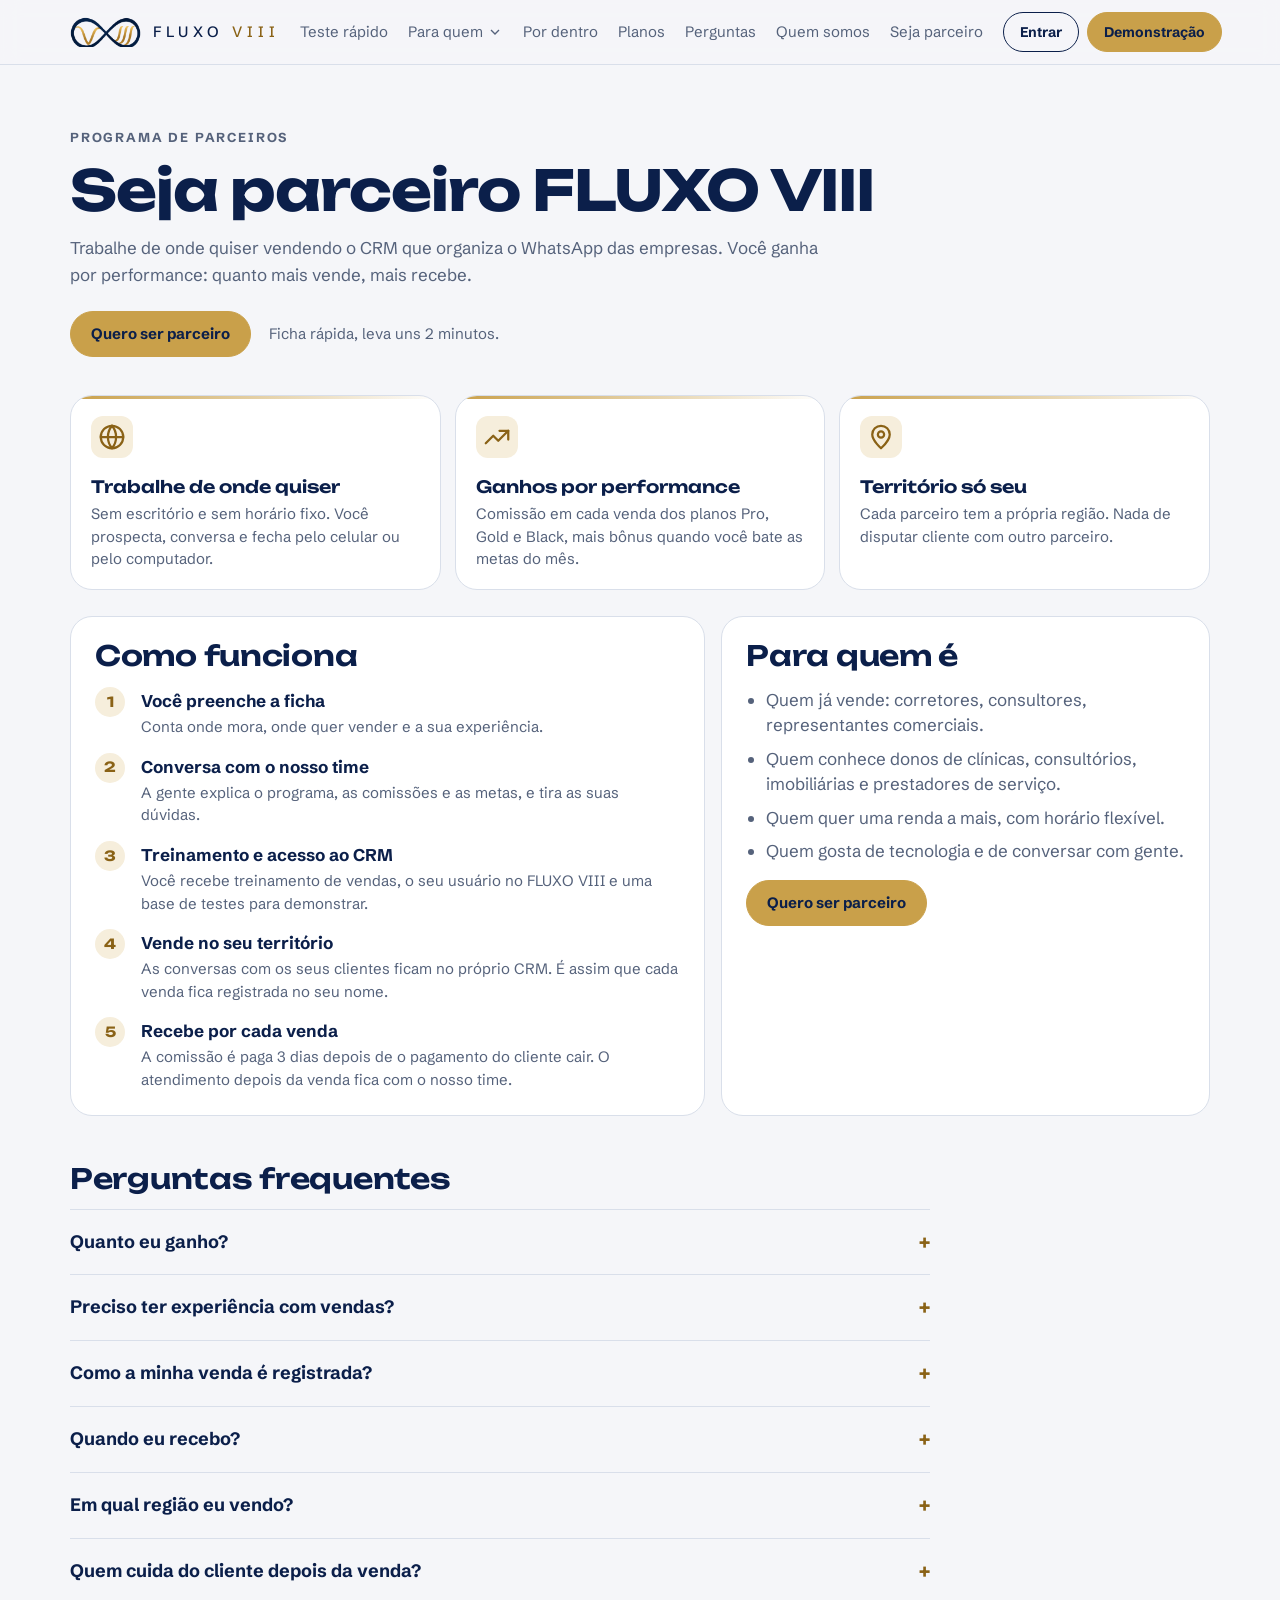
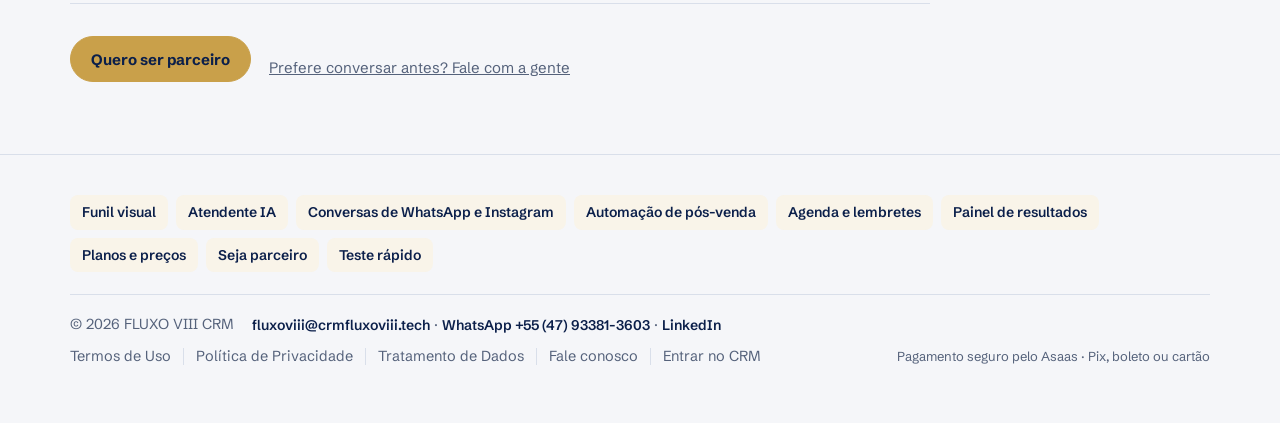
<file: parceiros.html>
<!doctype html>
<html lang="pt-BR">
<head>
<meta charset="utf-8">
<meta name="viewport" content="width=device-width, initial-scale=1, viewport-fit=cover">
<title>Seja parceiro · FLUXO VIII</title>
<meta name="description" content="Seja parceiro FLUXO VIII: trabalhe de onde quiser vendendo o CRM com WhatsApp e IA. Ganhos por performance, território próprio e treinamento.">
<meta property="og:title" content="FLUXO VIII CRM">
<meta property="og:description" content="Nenhum contato fica sem resposta. Funil automático, Atendente IA e painel da equipe.">
<meta property="og:type" content="website">
<meta property="og:image" content="https://crmfluxoviii.tech/og-image.png">
<meta name="theme-color" content="#0B1F4A">
<meta name="referrer" content="strict-origin-when-cross-origin">
<link rel="icon" type="image/png" href="favicon-32.png">
<link rel="apple-touch-icon" href="apple-touch-icon.png">
<link rel="preconnect" href="https://fonts.googleapis.com">
<link rel="preconnect" href="https://fonts.gstatic.com" crossorigin>
<link rel="stylesheet" href="https://fonts.googleapis.com/css2?family=Unbounded:wght@500;600;700&family=Schibsted+Grotesk:wght@400;500;600;700&display=swap">
<link rel="stylesheet" href="site.css?v=20261016d">
</head>
<body>

<header class="top">
  <div class="wrap">
    <a class="brand" href="/#inicio" aria-label="FLUXO VIII CRM, início"><img class="logo-light" src="logo-mark.png" alt="" width="70" height="30"><img class="logo-dark" src="logo-mark-dark.png" alt="" width="70" height="30"><span>FLUXO <em>VIII</em></span></a>
    <nav class="nav" aria-label="Seções">
      <a href="/#diagnostico">Teste rápido</a>
      <div class="nav-dd"><button type="button" class="dd-btn" aria-expanded="false" aria-controls="dd-niches">Para quem <svg viewBox="0 0 24 24" aria-hidden="true"><path d="M6 9l6 6 6-6"/></svg></button><div class="dd-menu" id="dd-niches" hidden></div></div>
      <a href="/#por-dentro">Por dentro</a>
      <a href="/#planos">Planos</a>
      <a href="/#perguntas">Perguntas</a>
      <a href="/#quem-somos">Quem somos</a>
      <a href="/parceiros">Seja parceiro</a>
    </nav>
    <div class="top-actions">
      <a class="btn" data-login href="#">Entrar</a>
      <a class="btn gold" href="/#contato" data-subject="demonstracao">Demonstração</a>
    </div>
  </div>
</header>

<main>
  <div class="wrap page-head">
    <p class="kicker">Programa de parceiros</p>
    <h1>Seja parceiro FLUXO VIII</h1>
    <p>Trabalhe de onde quiser vendendo o CRM que organiza o WhatsApp das empresas. Você ganha por performance: quanto mais vende, mais recebe.</p>
    <div class="pp-cta"><a class="btn gold" href="https://app.crmfluxoviii.tech/f/empresa_matriz/form_parceiros" target="_blank" rel="noopener">Quero ser parceiro</a><span>Ficha rápida, leva uns 2 minutos.</span></div>
  </div>

  <section id="parceiros">
    <div class="wrap">
      <div class="edge" aria-label="Por que ser parceiro">
        <div class="edge-item">
          <svg viewBox="0 0 24 24" aria-hidden="true"><circle cx="12" cy="12" r="9"/><path d="M3 12h18M12 3a14 14 0 0 1 0 18M12 3a14 14 0 0 0 0 18"/></svg>
          <b>Trabalhe de onde quiser</b>
          <span>Sem escritório e sem horário fixo. Você prospecta, conversa e fecha pelo celular ou pelo computador.</span>
        </div>
        <div class="edge-item">
          <svg viewBox="0 0 24 24" aria-hidden="true"><path d="M3 17l6-6 4 4 8-8"/><path d="M14 7h7v7"/></svg>
          <b>Ganhos por performance</b>
          <span>Comissão em cada venda dos planos Pro, Gold e Black, mais bônus quando você bate as metas do mês.</span>
        </div>
        <div class="edge-item">
          <svg viewBox="0 0 24 24" aria-hidden="true"><path d="M12 21s-7-6.2-7-11a7 7 0 0 1 14 0c0 4.8-7 11-7 11z"/><circle cx="12" cy="10" r="2.5"/></svg>
          <b>Território só seu</b>
          <span>Cada parceiro tem a própria região. Nada de disputar cliente com outro parceiro.</span>
        </div>
      </div>

      <div class="pp-grid">
        <div class="pp-card">
          <h2>Como funciona</h2>
          <ol class="pp-steps">
            <li><b>Você preenche a ficha</b><span>Conta onde mora, onde quer vender e a sua experiência.</span></li>
            <li><b>Conversa com o nosso time</b><span>A gente explica o programa, as comissões e as metas, e tira as suas dúvidas.</span></li>
            <li><b>Treinamento e acesso ao CRM</b><span>Você recebe treinamento de vendas, o seu usuário no FLUXO VIII e uma base de testes para demonstrar.</span></li>
            <li><b>Vende no seu território</b><span>As conversas com os seus clientes ficam no próprio CRM. É assim que cada venda fica registrada no seu nome.</span></li>
            <li><b>Recebe por cada venda</b><span>A comissão é paga 3 dias depois de o pagamento do cliente cair. O atendimento depois da venda fica com o nosso time.</span></li>
          </ol>
        </div>
        <div class="pp-card">
          <h2>Para quem é</h2>
          <ul class="pp-list">
            <li>Quem já vende: corretores, consultores, representantes comerciais.</li>
            <li>Quem conhece donos de clínicas, consultórios, imobiliárias e prestadores de serviço.</li>
            <li>Quem quer uma renda a mais, com horário flexível.</li>
            <li>Quem gosta de tecnologia e de conversar com gente.</li>
          </ul>
          <a class="btn gold" href="https://app.crmfluxoviii.tech/f/empresa_matriz/form_parceiros" target="_blank" rel="noopener">Quero ser parceiro</a>
        </div>
      </div>

      <h2 class="pp-h">Perguntas frequentes</h2>
      <div class="faq">
        <details><summary>Quanto eu ganho?</summary><p>Você recebe comissão em cada venda dos planos Pro, Gold e Black, e bônus quando bate as metas de vendas. Os valores e as metas são apresentados na conversa com o nosso time.</p></details>
        <details><summary>Preciso ter experiência com vendas?</summary><p>Ajuda, mas não é obrigatório. Todo parceiro recebe treinamento de vendas e acesso a uma base de testes para praticar e demonstrar o CRM.</p></details>
        <details><summary>Como a minha venda é registrada?</summary><p>As conversas com os seus clientes acontecem dentro do FLUXO VIII, com o usuário que você recebe. É pela conversa no CRM que a venda é confirmada como sua.</p></details>
        <details><summary>Quando eu recebo?</summary><p>A comissão é paga 3 dias depois de o pagamento do cliente ser recebido pela FLUXO VIII.</p></details>
        <details><summary>Em qual região eu vendo?</summary><p>Cada parceiro atua num território próprio, combinado na conversa com o nosso time, para ninguém disputar o mesmo cliente.</p></details>
        <details><summary>Quem cuida do cliente depois da venda?</summary><p>O nosso time interno: implantação, suporte e acompanhamento. Você foca em vender.</p></details>
      </div>
      <div class="pp-cta end"><a class="btn gold" href="https://app.crmfluxoviii.tech/f/empresa_matriz/form_parceiros" target="_blank" rel="noopener">Quero ser parceiro</a><a class="back" href="/#contato" data-subject-link="especialista">Prefere conversar antes? Fale com a gente</a></div>
    </div>
  </section>
</main>


<footer>
  <div class="wrap">
    <nav class="foot-chips" aria-label="Recursos"><a href="/#por-dentro">Funil visual</a><a href="/#recursos">Atendente IA</a><a href="/#por-dentro">Conversas de WhatsApp e Instagram</a><a href="/#por-dentro">Automação de pós-venda</a><a href="/#recursos">Agenda e lembretes</a><a href="/#por-dentro">Painel de resultados</a><a href="/planos">Planos e preços</a><a href="/parceiros">Seja parceiro</a><a href="/#diagnostico">Teste rápido</a></nav>
    <div class="foot-bottom">
      <span>© 2026 FLUXO VIII CRM</span>
      <span class="foot-contact"><a href="mailto:fluxoviii@crmfluxoviii.tech">fluxoviii@crmfluxoviii.tech</a> · <a href="https://wa.me/5547933813603" target="_blank" rel="noopener">WhatsApp +55 (47) 93381-3603</a> · <a href="https://www.linkedin.com/company/crm-fluxo-viii-magnetic/" target="_blank" rel="noopener">LinkedIn</a></span>
      <nav class="foot-links" aria-label="Documentos">
        <a data-crm="/termos" href="#">Termos de Uso</a>
        <a data-crm="/privacidade" href="#">Política de Privacidade</a>
        <a data-crm="/dpa" href="#">Tratamento de Dados</a>
        <a href="/#contato" data-subject="especialista">Fale conosco</a>
        <a data-login href="#">Entrar no CRM</a>
      </nav>
      <span class="foot-pay">Pagamento seguro pelo Asaas · Pix, boleto ou cartão</span>
    </div>
  </div>
</footer>

<script src="site.js?v=20261016d" defer></script>
</body>
</html>
</file>
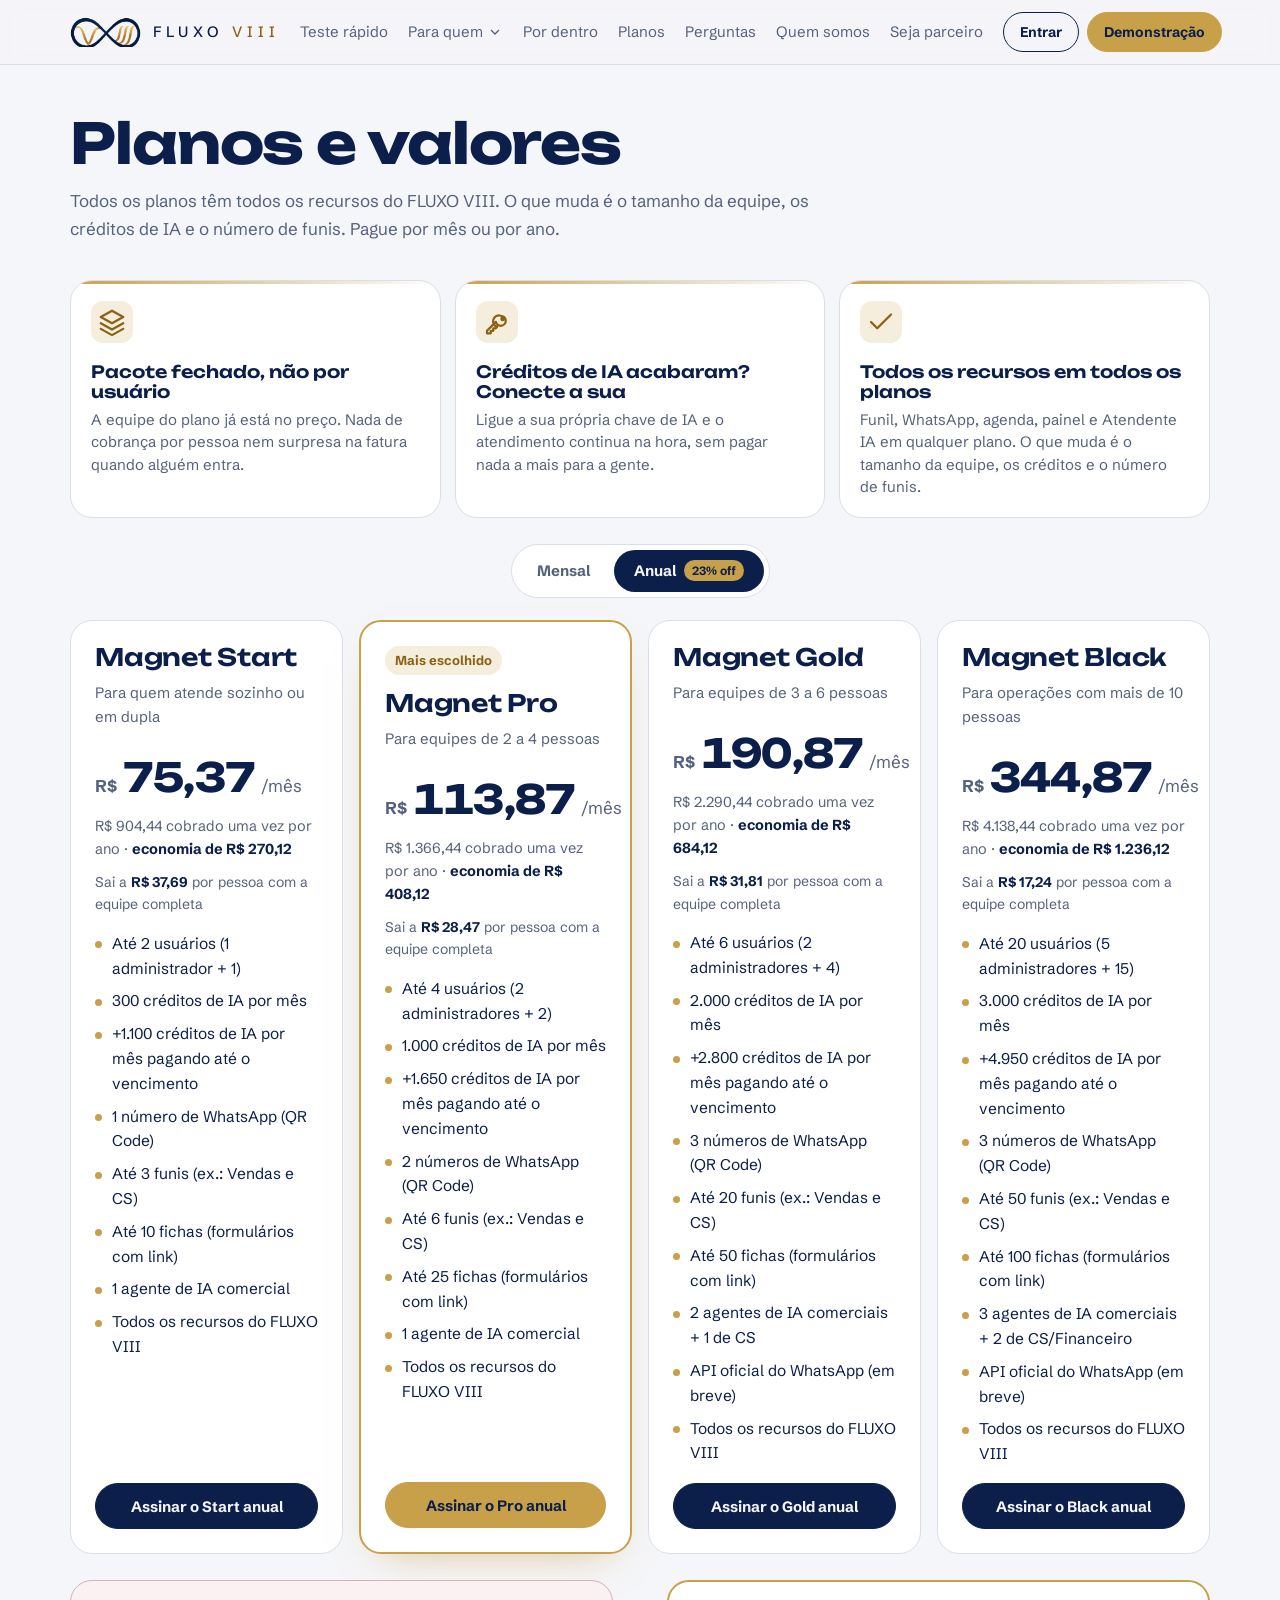
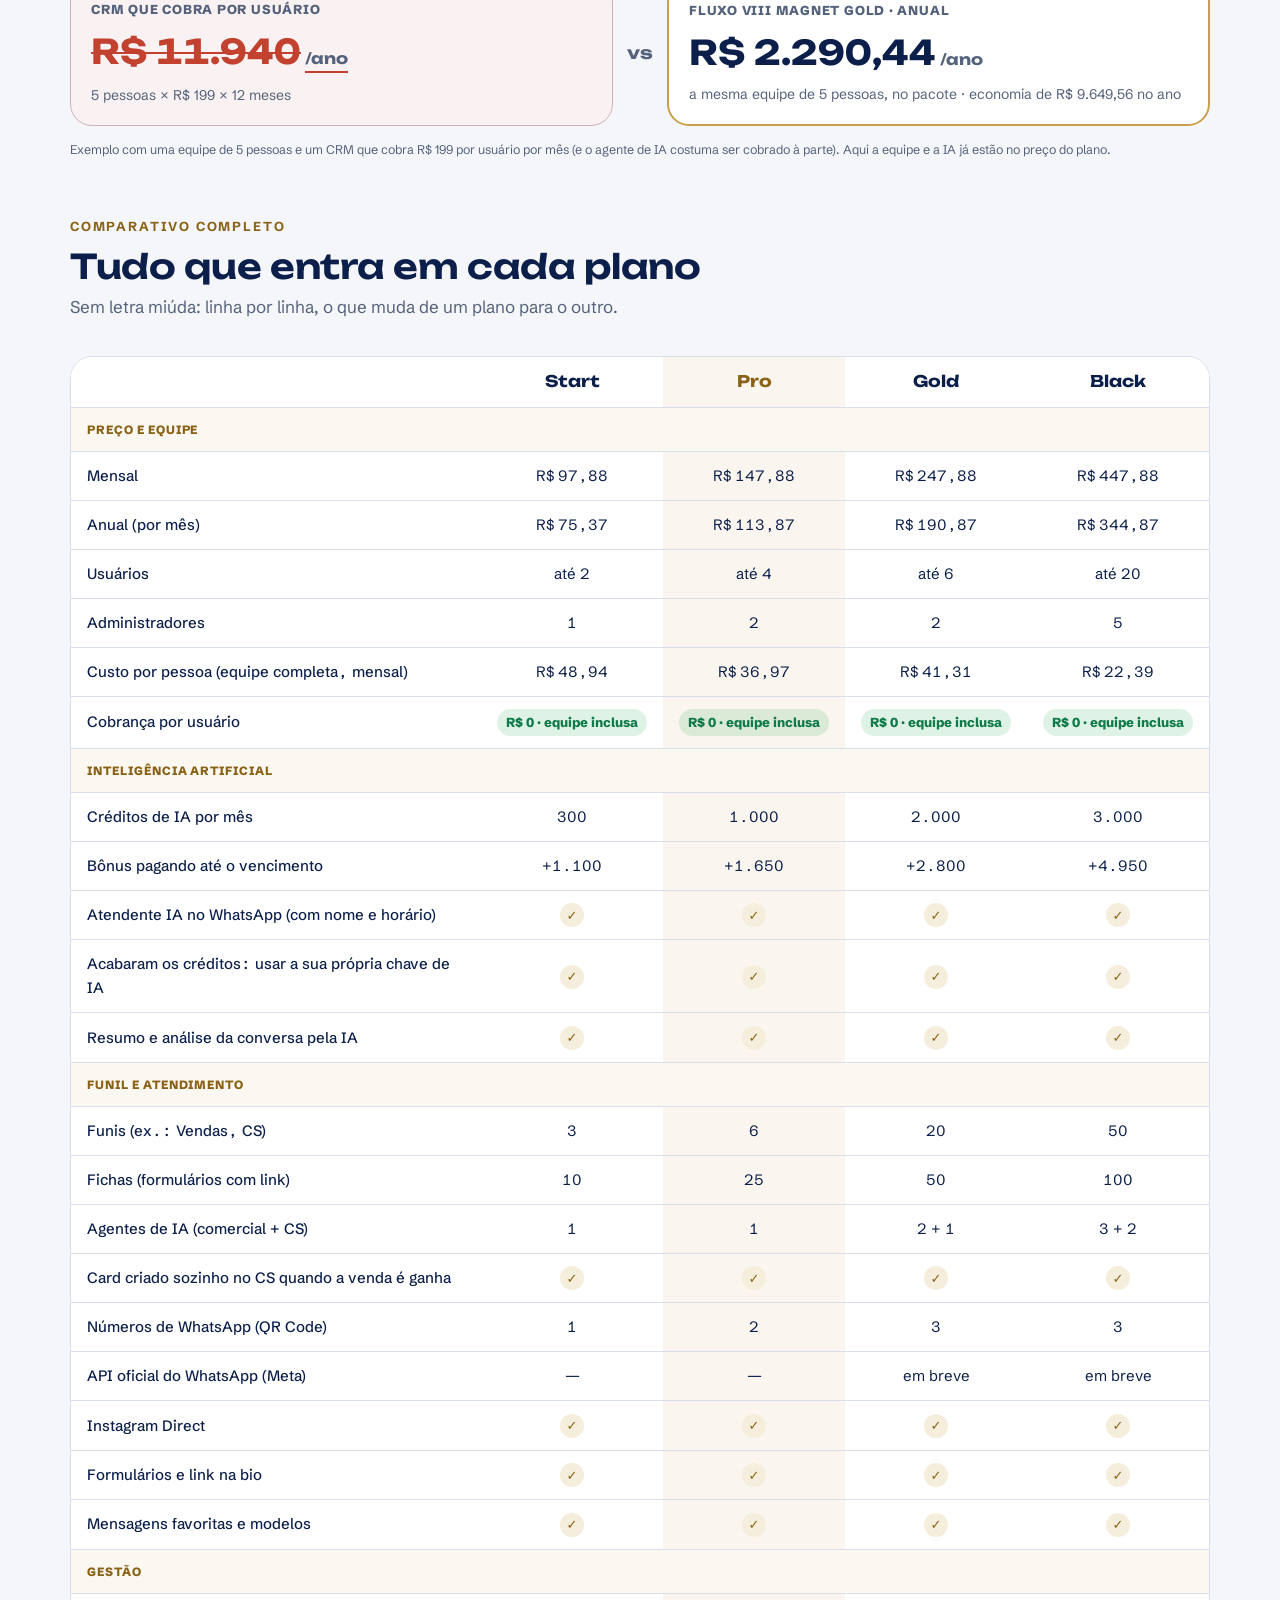
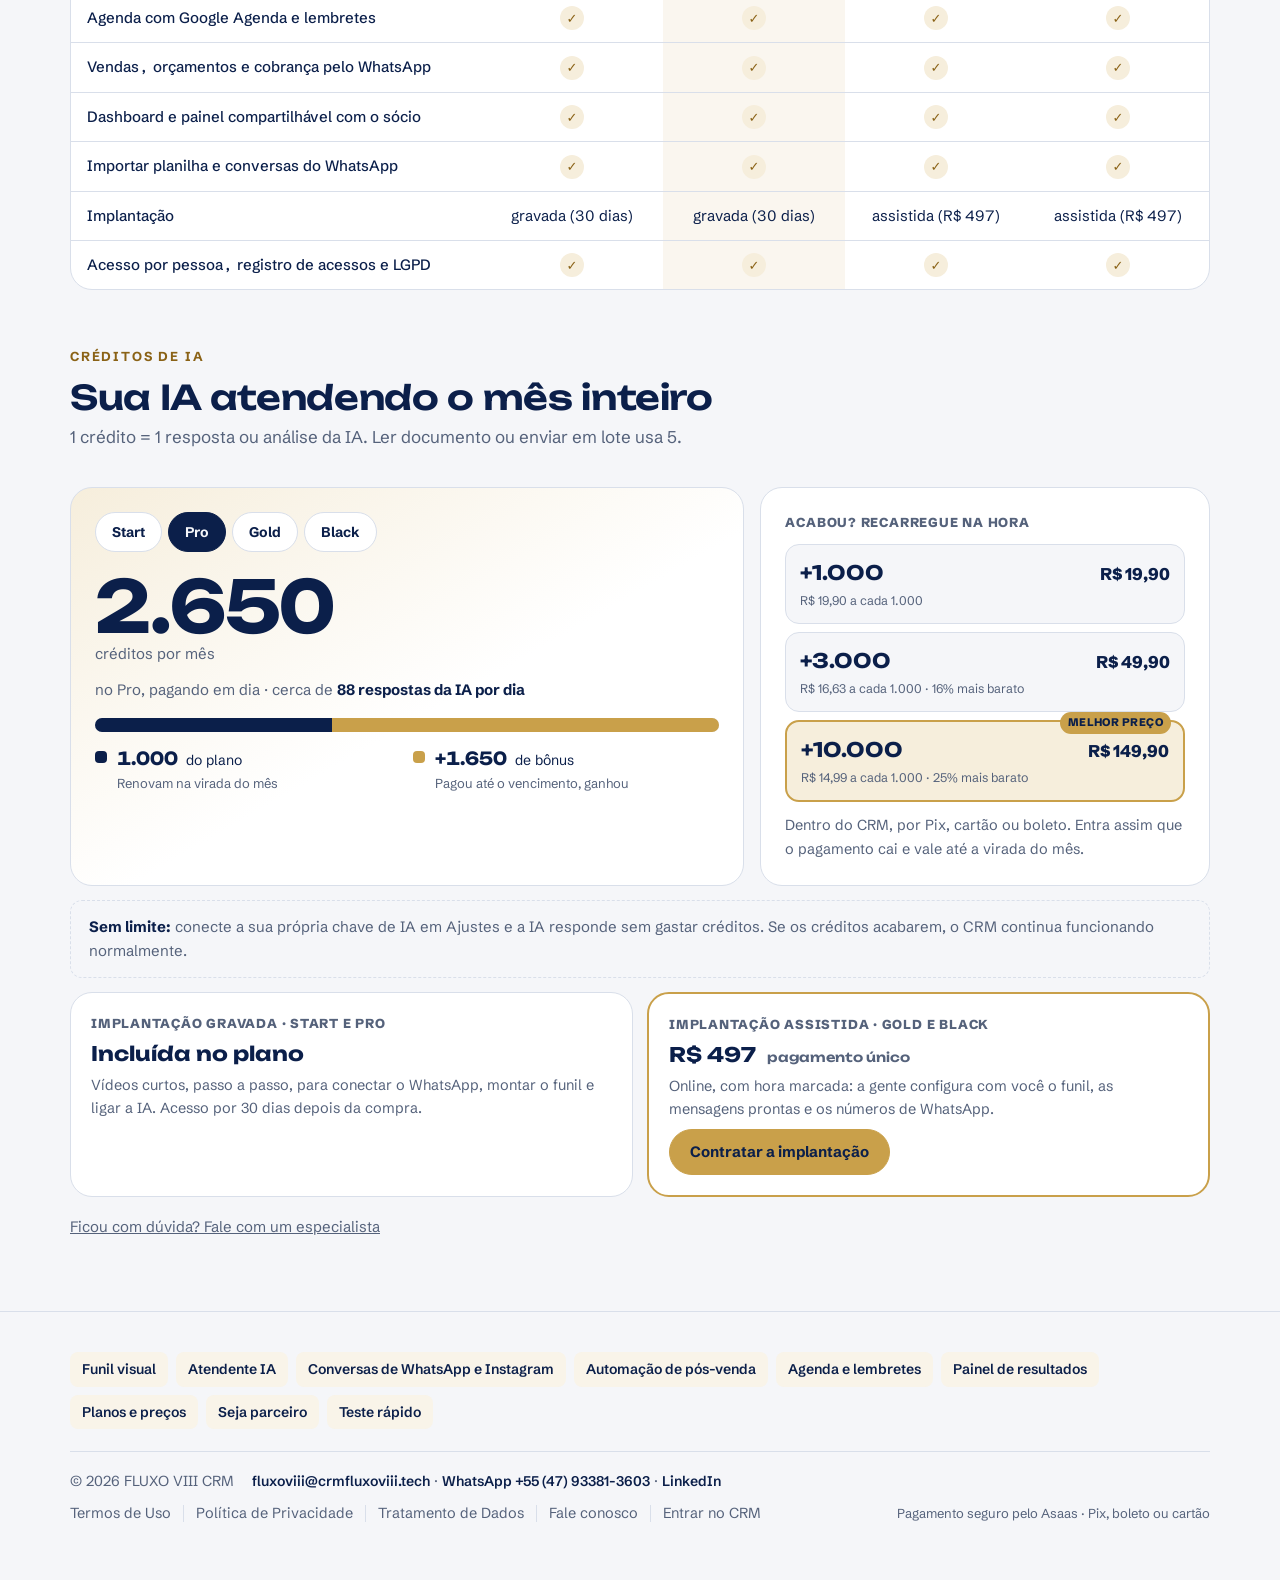
<file: planos.html>
<!doctype html>
<html lang="pt-BR">
<head>
<meta charset="utf-8">
<meta name="viewport" content="width=device-width, initial-scale=1, viewport-fit=cover">
<title>Planos e valores · FLUXO VIII</title>
<meta name="description" content="Planos do FLUXO VIII CRM: Magnet Start, Pro, Gold e Black, mensal ou anual.">
<meta property="og:title" content="FLUXO VIII CRM">
<meta property="og:description" content="Nenhum contato fica sem resposta. Funil automático, Atendente IA e painel da equipe.">
<meta property="og:type" content="website">
<meta property="og:image" content="https://crmfluxoviii.tech/og-image.png">
<meta name="theme-color" content="#0B1F4A">
<meta name="referrer" content="strict-origin-when-cross-origin">
<link rel="icon" type="image/png" href="favicon-32.png">
<link rel="apple-touch-icon" href="apple-touch-icon.png">
<link rel="preconnect" href="https://fonts.googleapis.com">
<link rel="preconnect" href="https://fonts.gstatic.com" crossorigin>
<link rel="stylesheet" href="https://fonts.googleapis.com/css2?family=Unbounded:wght@500;600;700&family=Schibsted+Grotesk:wght@400;500;600;700&display=swap">
<link rel="stylesheet" href="site.css?v=20261016d">
</head>
<body>

<header class="top">
  <div class="wrap">
    <a class="brand" href="/#inicio" aria-label="FLUXO VIII CRM, início"><img class="logo-light" src="logo-mark.png" alt="" width="70" height="30"><img class="logo-dark" src="logo-mark-dark.png" alt="" width="70" height="30"><span>FLUXO <em>VIII</em></span></a>
    <nav class="nav" aria-label="Seções">
      <a href="/#diagnostico">Teste rápido</a>
      <div class="nav-dd"><button type="button" class="dd-btn" aria-expanded="false" aria-controls="dd-niches">Para quem <svg viewBox="0 0 24 24" aria-hidden="true"><path d="M6 9l6 6 6-6"/></svg></button><div class="dd-menu" id="dd-niches" hidden></div></div>
      <a href="/#por-dentro">Por dentro</a>
      <a href="/#planos">Planos</a>
      <a href="/#perguntas">Perguntas</a>
      <a href="/#quem-somos">Quem somos</a>
      <a href="/parceiros">Seja parceiro</a>
    </nav>
    <div class="top-actions">
      <a class="btn" data-login href="#">Entrar</a>
      <a class="btn gold" href="/#contato" data-subject="demonstracao">Demonstração</a>
    </div>
  </div>
</header>

<main>
  <div class="wrap page-head">
    <h1>Planos e valores</h1>
    <p>Todos os planos têm todos os recursos do FLUXO VIII. O que muda é o tamanho da equipe, os créditos de IA e o número de funis. Pague por mês ou por ano.</p>
  </div>
  <section id="planos">
    <div class="wrap">
      <div class="edge" aria-label="Por que o FLUXO VIII sai mais em conta">
        <div class="edge-item">
          <svg viewBox="0 0 24 24" aria-hidden="true"><path d="M3 8l9-5 9 5-9 5-9-5z"/><path d="M3 13l9 5 9-5"/><path d="M3 17.5l9 5 9-5"/></svg>
          <b>Pacote fechado, não por usuário</b>
          <span>A equipe do plano já está no preço. Nada de cobrança por pessoa nem surpresa na fatura quando alguém entra.</span>
        </div>
        <div class="edge-item">
          <svg viewBox="0 0 24 24" aria-hidden="true"><path d="M15 7a4 4 0 1 1-3.9 4.9L4 19v2h3v-2h2v-2h2l1.1-1.1A4 4 0 0 1 15 7z"/><circle cx="16.5" cy="9.5" r="1"/></svg>
          <b>Créditos de IA acabaram? Conecte a sua</b>
          <span>Ligue a sua própria chave de IA e o atendimento continua na hora, sem pagar nada a mais para a gente.</span>
        </div>
        <div class="edge-item">
          <svg viewBox="0 0 24 24" aria-hidden="true"><path d="M20 6L9 17l-5-5"/></svg>
          <b>Todos os recursos em todos os planos</b>
          <span>Funil, WhatsApp, agenda, painel e Atendente IA em qualquer plano. O que muda é o tamanho da equipe, os créditos e o número de funis.</span>
        </div>
      </div>
      <div class="cycle-switch" role="radiogroup" aria-label="Forma de pagamento" id="cycle-switch">
        <button type="button" role="radio" aria-checked="false" data-cycle="mensal">Mensal</button>
        <button type="button" role="radio" aria-checked="true" data-cycle="anual">Anual <span class="off" id="cycle-off">23% off</span></button>
      </div>
      <div class="plans" id="plans"></div>
      <div class="per-user" id="per-user"></div>
      <div class="compare-wrap" id="compare"></div>
      <div class="credits" id="credits"></div>
      <a class="back" href="/#contato" data-subject-link="especialista">Ficou com dúvida? Fale com um especialista</a>
    </div>
  </section>
</main>


<footer>
  <div class="wrap">
    <nav class="foot-chips" aria-label="Recursos"><a href="/#por-dentro">Funil visual</a><a href="/#recursos">Atendente IA</a><a href="/#por-dentro">Conversas de WhatsApp e Instagram</a><a href="/#por-dentro">Automação de pós-venda</a><a href="/#recursos">Agenda e lembretes</a><a href="/#por-dentro">Painel de resultados</a><a href="/planos">Planos e preços</a><a href="/parceiros">Seja parceiro</a><a href="/#diagnostico">Teste rápido</a></nav>
    <div class="foot-bottom">
      <span>© 2026 FLUXO VIII CRM</span>
      <span class="foot-contact"><a href="mailto:fluxoviii@crmfluxoviii.tech">fluxoviii@crmfluxoviii.tech</a> · <a href="https://wa.me/5547933813603" target="_blank" rel="noopener">WhatsApp +55 (47) 93381-3603</a> · <a href="https://www.linkedin.com/company/crm-fluxo-viii-magnetic/" target="_blank" rel="noopener">LinkedIn</a></span>
      <nav class="foot-links" aria-label="Documentos">
        <a data-crm="/termos" href="#">Termos de Uso</a>
        <a data-crm="/privacidade" href="#">Política de Privacidade</a>
        <a data-crm="/dpa" href="#">Tratamento de Dados</a>
        <a href="/#contato" data-subject="especialista">Fale conosco</a>
        <a data-login href="#">Entrar no CRM</a>
      </nav>
      <span class="foot-pay">Pagamento seguro pelo Asaas · Pix, boleto ou cartão</span>
    </div>
  </div>
</footer>

<script src="site.js?v=20261016d" defer></script>
</body>
</html>
</file>
<file: site.css>
/* Layout: herói com o seletor "Para quem é" e o campo magnético; seções calmas em coluna larga;
   planos em 3 colunas com escolha mensal/anual numa janela antes do pagamento; formulário de contato. */
:root{
  --paper:#F5F6F9; --surface:#FFFFFF; --ink:#0B1F4A; --muted:#55627B; --line:#D9DFEA;
  --gold:#C9A04A; --gold-ink:#8A6216; --gold-soft:#F6EEDC; --field:#C9D2E3; --navy:#0B1F4A;
  --ok:#1B7F5A; --bad:#B3261E;
  --display:"Unbounded", "Arial Black", system-ui, sans-serif;
  --body:"Schibsted Grotesk", "Segoe UI", system-ui, -apple-system, sans-serif;
  --r-lg:22px; --r-sm:12px;
  color-scheme:light;
}
@media (prefers-color-scheme: dark){:root:not([data-theme="light"]){
  --paper:#08122A; --surface:#0F1C3A; --ink:#E9EEF8; --muted:#9BA8C0; --line:#22304D;
  --gold:#D9AE55; --gold-ink:#E2BC6B; --gold-soft:#2A2614; --field:#2A3B60; --navy:#E9EEF8;
  --ok:#5FD3A4; --bad:#FF8A80; color-scheme:dark}}
:root[data-theme="dark"]{
  --paper:#08122A; --surface:#0F1C3A; --ink:#E9EEF8; --muted:#9BA8C0; --line:#22304D;
  --gold:#D9AE55; --gold-ink:#E2BC6B; --gold-soft:#2A2614; --field:#2A3B60; --navy:#E9EEF8;
  --ok:#5FD3A4; --bad:#FF8A80; color-scheme:dark}

*{box-sizing:border-box}
html{scroll-behavior:smooth;scroll-padding-top:76px}
body{margin:0;background:var(--paper);color:var(--ink);font-family:var(--body);font-size:17px;line-height:1.6;-webkit-font-smoothing:antialiased}
a{color:inherit}
.wrap{max-width:1180px;margin-inline:auto;padding-inline:20px}
:focus-visible{outline:3px solid var(--gold);outline-offset:3px;border-radius:6px}
h1,h2,h3{font-family:var(--display);line-height:1.08;text-wrap:balance;margin:0;font-weight:600;letter-spacing:-.01em}
p{margin:0}

/* Topo */
.top{position:sticky;top:0;z-index:20;background:color-mix(in srgb,var(--paper) 90%,transparent);backdrop-filter:blur(10px);border-bottom:1px solid var(--line)}
.top .wrap{display:flex;align-items:center;gap:20px;height:64px}
.brand{display:flex;align-items:center;gap:12px;text-decoration:none;flex:none}
.brand img{height:30px;width:auto}
.brand span{font-weight:500;font-size:15px;letter-spacing:.32em;color:var(--navy)}
.brand span em{font-style:normal;color:var(--gold-ink)}
.logo-dark{display:none}
@media (prefers-color-scheme: dark){:root:not([data-theme="light"]) .logo-light{display:none}:root:not([data-theme="light"]) .logo-dark{display:inline-block}}
:root[data-theme="dark"] .logo-light{display:none}:root[data-theme="dark"] .logo-dark{display:inline-block}
.nav{display:flex;gap:20px;margin-left:auto;font-size:15px}
.nav a{text-decoration:none;color:var(--muted)}
.nav a:hover{color:var(--ink)}
.top-actions{display:flex;gap:8px;flex:none}
.btn{display:inline-flex;align-items:center;justify-content:center;gap:8px;min-height:46px;padding:0 20px;border-radius:999px;font:700 15px var(--body);text-decoration:none;border:1.5px solid var(--ink);cursor:pointer;background:transparent;color:var(--ink);transition:transform .15s ease}
.btn:hover{transform:translateY(-1px)}
.btn.solid{background:var(--ink);color:var(--paper)}
.btn.gold{background:var(--gold);border-color:var(--gold);color:#0B1F4A}
.btn[disabled]{opacity:.55;cursor:not-allowed;transform:none}
.top .btn{min-height:40px;padding:0 16px;font-size:14px}
@media (max-width:980px){.nav{display:none}.top-actions{margin-left:auto}}
@media (max-width:520px){.brand span{display:none}.top .btn{padding:0 12px}}

/* Herói */
.hero{position:relative;padding-block:40px 32px;overflow:hidden;isolation:isolate}
.hero::before{content:"";position:absolute;inset:0;z-index:-1;pointer-events:none;
  background-image:linear-gradient(color-mix(in srgb,var(--ink) 7%,transparent) 1px,transparent 1px),linear-gradient(90deg,color-mix(in srgb,var(--ink) 7%,transparent) 1px,transparent 1px);
  background-size:48px 48px;mask-image:radial-gradient(60% 70% at 75% 50%,#000,transparent 75%)}
.hero::after{content:"";position:absolute;z-index:-1;right:-10%;top:10%;width:60%;aspect-ratio:1;border-radius:50%;pointer-events:none;
  background:radial-gradient(closest-side,color-mix(in srgb,var(--gold) 22%,transparent),transparent)}
.hero-note{margin-top:16px;font-size:14.5px;color:var(--muted);display:flex;align-items:center;gap:8px}
.hero-note strong{color:var(--gold-ink)}
.pulse-dot{width:9px;height:9px;border-radius:50%;background:#2BD38A;box-shadow:0 0 0 0 rgba(43,211,138,.6);animation:pdot 1.8s infinite}
@keyframes pdot{0%{box-shadow:0 0 0 0 rgba(43,211,138,.6)}70%{box-shadow:0 0 0 9px rgba(43,211,138,0)}100%{box-shadow:0 0 0 0 rgba(43,211,138,0)}}
.hero .wrap{display:grid;grid-template-columns:minmax(0,1.08fr) minmax(0,1fr);gap:40px;align-items:center}
.picker{margin-bottom:26px}
.picker p{font-size:14px;font-weight:700;color:var(--muted);margin-bottom:10px}
.chips{display:flex;flex-wrap:wrap;gap:8px}
.chips button{font:600 14px var(--body);padding:8px 14px;border-radius:999px;border:1px solid var(--line);background:var(--surface);color:var(--ink);cursor:pointer}
.chips button:hover{border-color:var(--gold)}
.chips button[aria-pressed="true"]{background:var(--ink);border-color:var(--ink);color:var(--paper)}
.hero h1{font-size:clamp(36px,5.6vw,72px);font-weight:700;letter-spacing:-.025em}
.hero .lead{margin-top:20px;max-width:36em;color:var(--muted);font-size:clamp(17px,1.6vw,19px)}
.hero .ctas{display:flex;flex-wrap:wrap;gap:12px;margin-top:28px;align-items:center}
.hero .ctas .link{font-size:15px;color:var(--muted);margin-left:4px}
.facts{display:flex;flex-wrap:wrap;gap:8px;margin:26px 0 0;padding:0;list-style:none}
.facts li{font-size:14px;padding:6px 12px;border-radius:999px;background:var(--surface);border:1px solid var(--line);color:var(--muted)}
.field{position:relative;aspect-ratio:1/1;width:100%}
.field canvas{position:absolute;inset:0;width:100%;height:100%}
.chip{position:absolute;z-index:2;font-size:13px;font-weight:600;padding:6px 11px;border-radius:999px;background:color-mix(in srgb,var(--surface) 78%,transparent);backdrop-filter:blur(6px);border:1px solid color-mix(in srgb,var(--gold) 35%,var(--line));white-space:nowrap;transform:translate(-50%,-50%);box-shadow:0 6px 18px -10px color-mix(in srgb,var(--gold) 80%,transparent)}
.chip i{display:inline-block;width:8px;height:8px;border-radius:50%;margin-right:6px;background:var(--gold);vertical-align:1px;box-shadow:0 0 8px var(--gold)}
.c1{left:14%;top:16%}.c2{left:12%;top:50%}.c3{left:18%;top:84%}.c4{left:56%;top:10%}.c5{left:58%;top:92%}
.core{position:absolute;z-index:1;left:62%;top:52%;transform:translate(-50%,-50%);width:32%;aspect-ratio:1;border-radius:50%;display:grid;place-items:center;background:var(--surface);border:1px solid color-mix(in srgb,var(--gold) 40%,var(--line));box-shadow:0 0 0 10px color-mix(in srgb,var(--gold) 8%,transparent),0 0 60px -10px color-mix(in srgb,var(--gold) 70%,transparent)}
.hud{position:absolute;z-index:2;font:600 11px ui-monospace,SFMono-Regular,Menlo,monospace;letter-spacing:.14em;text-transform:uppercase;color:var(--gold-ink);padding:4px 8px;border:1px solid color-mix(in srgb,var(--gold) 40%,transparent);border-radius:6px}
.hud-tl{left:2%;top:0}
.toast{position:absolute;z-index:3;left:62%;top:73%;transform:translate(-50%,0);display:grid;grid-template-columns:auto 1fr;column-gap:8px;align-items:center;padding:8px 14px 8px 12px;border-radius:14px;
  background:color-mix(in srgb,var(--surface) 85%,transparent);backdrop-filter:blur(8px);border:1px solid color-mix(in srgb,var(--gold) 45%,var(--line));box-shadow:0 14px 30px -16px rgba(0,0,0,.5);
  transition:opacity .35s ease,transform .35s ease;white-space:nowrap}
.toast i{grid-row:span 2;width:10px;height:10px;border-radius:50%;background:#2BD38A;box-shadow:0 0 10px #2BD38A}
.toast b{font-size:13px}
.toast small{font-size:12px;color:var(--muted)}
.toast.out{opacity:0;transform:translate(-50%,8px)}
.core img{width:78%;height:auto}
@media (max-width:900px){.hero .wrap{grid-template-columns:minmax(0,1fr)}.field{max-width:460px;margin-inline:auto}}

/* Seções */
section{padding-block:72px}
.head{max-width:720px;margin-bottom:36px}
.head h2{font-size:clamp(28px,3.6vw,44px)}
.head p{margin-top:14px;color:var(--muted)}

/* Como funciona: esteira com luz percorrendo as 4 etapas + CTA */
.how{position:relative}
.pipeline{list-style:none;margin:0;padding:0;display:grid;grid-template-columns:repeat(4,minmax(0,1fr));gap:20px;position:relative}
.pipeline::before{content:"";position:absolute;left:28px;right:28px;top:27px;height:2px;background:linear-gradient(90deg,var(--gold),color-mix(in srgb,var(--gold) 25%,transparent));box-shadow:0 0 12px color-mix(in srgb,var(--gold) 60%,transparent)}
.pipeline::after{content:"";position:absolute;top:22px;left:28px;width:12px;height:12px;border-radius:50%;background:#fff;box-shadow:0 0 0 4px color-mix(in srgb,var(--gold) 50%,transparent),0 0 22px 6px var(--gold);animation:travel 4.8s cubic-bezier(.6,0,.4,1) infinite}
@keyframes travel{0%{left:28px;opacity:0}6%{opacity:1}94%{opacity:1}100%{left:calc(100% - 40px);opacity:0}}
.pstep{position:relative;min-width:0;padding:76px 20px 22px;border-radius:20px;border:1px solid var(--line);
  background:linear-gradient(180deg,color-mix(in srgb,var(--gold) 6%,var(--surface)),var(--surface));transition:transform .25s ease,border-color .25s ease}
.pstep:hover{transform:translateY(-4px);border-color:color-mix(in srgb,var(--gold) 60%,var(--line))}
.pnode{position:absolute;left:8px;top:8px;width:40px;height:40px;border-radius:12px;display:grid;place-items:center;background:#0B1F4A;box-shadow:0 0 0 5px var(--paper),0 0 24px -4px var(--gold)}
.pnode svg{width:22px;height:22px;fill:none;stroke:var(--gold);stroke-width:1.8;stroke-linecap:round;stroke-linejoin:round}
.pnum{position:absolute;right:16px;top:12px;font-family:var(--display);font-weight:700;font-size:38px;line-height:1;color:transparent;-webkit-text-stroke:1.2px color-mix(in srgb,var(--gold) 70%,transparent)}
.pstep h3{font-size:19px}
.pstep p{margin-top:10px;color:var(--muted);font-size:15.5px}
.how-cta{margin-top:28px;display:flex;flex-wrap:wrap;gap:16px 24px;align-items:center;justify-content:space-between;padding:20px 24px;border-radius:20px;border:1px dashed color-mix(in srgb,var(--gold) 55%,var(--line))}
.how-cta p{font-weight:600;font-size:17px}
@media (max-width:900px){
  .pipeline{grid-template-columns:minmax(0,1fr);gap:14px}
  .pipeline::before{left:27px;right:auto;top:28px;bottom:28px;width:2px;height:auto;background:linear-gradient(180deg,var(--gold),color-mix(in srgb,var(--gold) 25%,transparent))}
  .pipeline::after{left:22px;animation:travelv 4.8s cubic-bezier(.6,0,.4,1) infinite}
  @keyframes travelv{0%{top:22px;opacity:0}6%{opacity:1}94%{opacity:1}100%{top:calc(100% - 40px);opacity:0}}
  .pstep{padding:16px 18px 18px 72px}
  .pnum{font-size:28px}
}
@media (prefers-reduced-motion: reduce){.pipeline::after,.pulse-dot{animation:none}.pipeline::after{display:none}.pstep{transition:none}.toast{transition:none}}

/* História dos recursos: faixa escura "futurista" com a linha do tempo de uma mensagem */
.story{position:relative;overflow:hidden;color:#E9EEF8;
  background:
    radial-gradient(60% 50% at 85% 0%, rgba(217,174,85,.16), transparent 70%),
    radial-gradient(50% 40% at 0% 100%, rgba(80,120,255,.12), transparent 70%),
    #060E22}
.story::before{content:"";position:absolute;inset:0;pointer-events:none;opacity:.35;
  background-image:linear-gradient(rgba(233,238,248,.06) 1px,transparent 1px),linear-gradient(90deg,rgba(233,238,248,.06) 1px,transparent 1px);
  background-size:44px 44px;mask-image:radial-gradient(70% 60% at 50% 40%,#000,transparent)}
.story .wrap{position:relative}
.story .head p{color:#A9B5CC}
.kicker{font-size:13px;font-weight:700;letter-spacing:.14em;text-transform:uppercase;color:var(--gold-ink);margin-bottom:12px}
.head .kicker{margin-top:0;color:var(--gold-ink)}
.story .kicker,.story .head .kicker{color:#D9AE55}
.flow{list-style:none;margin:8px 0 0;padding:0;position:relative;display:grid;gap:22px}
.flow::before{content:"";position:absolute;left:11px;top:6px;bottom:6px;width:2px;
  background:linear-gradient(#D9AE55,rgba(217,174,85,.15));box-shadow:0 0 14px rgba(217,174,85,.55)}
.node{position:relative;padding-left:44px;opacity:.25;transform:translateY(14px);transition:opacity .6s ease,transform .6s ease}
.node.on{opacity:1;transform:none}
.node .dot{position:absolute;left:3px;top:20px;width:18px;height:18px;border-radius:50%;background:#060E22;border:2px solid #D9AE55;transition:box-shadow .6s ease,background .6s ease}
.node.on .dot{background:#D9AE55;box-shadow:0 0 0 6px rgba(217,174,85,.15),0 0 22px rgba(217,174,85,.8)}
.node-card{padding:18px 20px;border-radius:16px;border:1px solid rgba(233,238,248,.10);
  background:linear-gradient(180deg,rgba(255,255,255,.05),rgba(255,255,255,.015));backdrop-filter:blur(6px)}
.node-card .time{display:inline-block;font:600 12.5px ui-monospace,SFMono-Regular,Menlo,monospace;color:#D9AE55;letter-spacing:.08em;padding:2px 8px;border:1px solid rgba(217,174,85,.35);border-radius:999px;margin-bottom:8px}
.node-card h3{font-family:var(--body);font-weight:700;font-size:19px;color:#F4F6FB;letter-spacing:0}
.node-card p{margin-top:6px;color:#A9B5CC;font-size:15.5px}
@media (min-width:901px){
  .flow{gap:0}
  .flow::before{left:50%;margin-left:-1px}
  .node{padding-left:0;width:50%;padding-block:10px}
  .node:nth-child(odd){padding-right:44px}
  .node:nth-child(even){margin-left:50%;padding-left:44px}
  .node .dot{left:auto;right:-9px}
  .node:nth-child(even) .dot{left:-9px;right:auto}
  .node:nth-child(odd) .node-card{text-align:right}
}
.all-in{margin-top:48px}
.incl{list-style:none;margin:0;padding:0;display:flex;flex-wrap:wrap;gap:10px}
.incl li{padding:8px 14px;border-radius:999px;border:1px solid rgba(233,238,248,.14);background:rgba(255,255,255,.04);font-size:14.5px;color:#DCE3F1}
.story-cta{margin-top:44px;padding:28px;border-radius:22px;display:flex;gap:24px;align-items:center;justify-content:space-between;flex-wrap:wrap;
  border:1px solid rgba(217,174,85,.45);background:linear-gradient(120deg,rgba(217,174,85,.14),rgba(255,255,255,.02));box-shadow:0 0 40px -12px rgba(217,174,85,.45)}
.cta-big{font-family:var(--display);font-size:clamp(22px,2.6vw,32px);line-height:1.15;color:#F4F6FB}
.cta-sub{margin-top:6px;color:#A9B5CC}
.cta-actions{display:flex;gap:12px;flex-wrap:wrap}
.story .btn.ghost{border-color:rgba(233,238,248,.6);color:#F4F6FB}
@media (prefers-reduced-motion: reduce){.node{transition:none;opacity:1;transform:none}.node .dot{transition:none}}

/* Segurança */
/* Segurança: faixa enxuta com os anéis em onda e as 6 camadas em selos */
#seguranca{padding-block:28px}
.vault{display:grid;grid-template-columns:96px auto minmax(0,1fr);gap:28px;align-items:center;padding:22px 28px;border-radius:24px;
  background:radial-gradient(60% 140% at 0% 50%,color-mix(in srgb,var(--gold) 14%,transparent),transparent 60%),var(--surface);
  border:1px solid color-mix(in srgb,var(--gold) 40%,var(--line));box-shadow:0 24px 50px -36px color-mix(in srgb,var(--gold) 70%,transparent)}
.rings{width:100%;height:auto;display:block}
.rings .ring{fill:none;stroke:var(--line);stroke-width:5;animation:wave 3.6s ease-in-out infinite}
.rings .r0{animation-delay:1.5s}.rings .r1{animation-delay:1.2s}.rings .r2{animation-delay:.9s}.rings .r3{animation-delay:.6s}.rings .r4{animation-delay:.3s}.rings .r5{animation-delay:0s}
@keyframes wave{0%,100%{stroke:var(--line)}12%{stroke:var(--gold)}30%{stroke:var(--line)}}
.rings.paused .ring{animation:none}
.rings .ring.hot{stroke:var(--gold)}
.rings .core-dot{fill:var(--gold);filter:drop-shadow(0 0 14px color-mix(in srgb,var(--gold) 70%,transparent))}
.rings .core-ico svg{fill:none;stroke:#0B1F4A;stroke-width:2;stroke-linecap:round;stroke-linejoin:round}
.vault-sub{margin-top:6px;color:var(--muted);font-size:15px;max-width:30ch}
.vault-text h2{font-size:clamp(20px,2vw,26px);line-height:1.15}
.big6{font-size:1.6em;line-height:.8;vertical-align:-.1em;margin-right:.06em;color:var(--gold-ink)}
.locks{list-style:none;margin:0;padding:0;display:flex;flex-wrap:wrap;gap:8px;justify-content:flex-end}
.lock{display:inline-flex;gap:8px;align-items:center;padding:7px 12px 7px 7px;border-radius:999px;border:1px solid var(--line);background:var(--paper);font-size:14px;cursor:default;transition:border-color .2s ease}
.lock.hot{border-color:var(--gold)}
.lock:focus-visible{outline:3px solid var(--gold);outline-offset:2px}
.lock .ico{width:26px;height:26px;border-radius:50%;display:grid;place-items:center;background:var(--gold-soft)}
.lock .ico svg{width:15px;height:15px;fill:none;stroke:var(--gold-ink);stroke-width:2;stroke-linecap:round;stroke-linejoin:round}
.sr{position:absolute;width:1px;height:1px;overflow:hidden;clip:rect(0 0 0 0);white-space:nowrap}
@media (max-width:1000px){.vault{grid-template-columns:72px minmax(0,1fr)}.locks{grid-column:1 / -1;justify-content:flex-start}}
@media (prefers-reduced-motion: reduce){.rings .ring{animation:none}.lock{transition:none}.pillars li{transition:none}.pillars li:hover{transform:none}}

/* Planos */
.plans{display:grid;grid-template-columns:repeat(4,minmax(0,1fr));gap:16px;align-items:stretch}
.plan{display:flex;flex-direction:column;gap:16px;padding:24px;border-radius:var(--r-lg);background:var(--surface);border:1px solid var(--line);min-width:0}
.plan.pro{border:2px solid var(--gold);box-shadow:0 18px 40px -24px color-mix(in srgb,var(--gold) 70%,transparent)}
.plan .tag{align-self:flex-start;font-size:13px;font-weight:700;padding:4px 10px;border-radius:999px;background:var(--gold-soft);color:var(--gold-ink)}
.plan h3{font-size:24px}
.plan .who{color:var(--muted);font-size:15px;margin-top:-6px}
.price{display:flex;align-items:baseline;gap:6px;font-variant-numeric:tabular-nums}
.price .cur{font-weight:700;color:var(--muted)}
.price .val{font-family:var(--display);font-weight:700;font-size:40px;letter-spacing:-.02em}
.price .per{color:var(--muted)}
.alt{font-size:14.5px;color:var(--muted);margin-top:-10px}
.alt strong{color:var(--ink)}
.alt .off{display:inline-block;margin-left:4px;padding:1px 8px;border-radius:999px;background:var(--gold-soft);color:var(--gold-ink);font-weight:700;font-size:13px;white-space:nowrap}
.plan ul{list-style:none;padding:0;margin:0;display:grid;gap:8px;font-size:15.5px}
.plan li{display:flex;gap:10px}
.plan li::before{content:"";flex:none;width:7px;height:7px;margin-top:.62em;border-radius:50%;background:var(--gold)}
.plan .btn{margin-top:auto;width:100%}
.pay{margin-top:18px;color:var(--muted);font-size:14.5px;max-width:64em}
@media (max-width:1180px){.plans{grid-template-columns:repeat(2,minmax(0,1fr))}}
@media (max-width:640px){.plans{grid-template-columns:minmax(0,1fr)}}

/* Janela de escolha (mensal/anual) */
dialog{border:0;padding:0;border-radius:var(--r-lg);background:var(--surface);color:var(--ink);width:min(520px,calc(100vw - 32px));box-shadow:0 30px 80px -20px rgba(0,0,0,.45)}
dialog::backdrop{background:rgba(8,18,42,.55);backdrop-filter:blur(3px)}
.dlg{padding:26px;display:grid;gap:16px;position:relative}
.dlg h3{font-size:21px;padding-right:40px}
.dlg .x{position:absolute;top:16px;right:16px;width:36px;height:36px;border-radius:50%;border:1px solid var(--line);background:transparent;color:var(--muted);font-size:20px;line-height:1;cursor:pointer}
.opt{display:grid;grid-template-columns:22px 1fr;gap:12px;padding:16px;border:1.5px solid var(--line);border-radius:var(--r-sm);cursor:pointer;align-items:start}
.opt:has(input:checked){border-color:var(--gold);background:color-mix(in srgb,var(--gold) 8%,transparent)}
.opt input{width:20px;height:20px;margin:2px 0 0;accent-color:var(--gold)}
.opt b{font-size:16px}
.opt .big{font-family:var(--display);font-weight:700;font-size:22px;font-variant-numeric:tabular-nums;display:block;margin-top:2px}
.opt small{display:block;color:var(--muted);font-size:13.5px;margin-top:2px}
.opt .save{display:inline-block;margin-left:6px;font-size:12px;font-weight:700;padding:2px 8px;border-radius:999px;background:var(--gold-soft);color:var(--gold-ink)}
.dlg .secure{font-size:13.5px;color:var(--muted)}
.dlg .row{display:flex;flex-wrap:wrap;gap:12px;align-items:center;justify-content:space-between}
.textbtn{background:none;border:0;padding:0;font:600 14.5px var(--body);color:var(--muted);text-decoration:underline;cursor:pointer}

/* Contato */
.contact{display:grid;grid-template-columns:minmax(0,.9fr) minmax(0,1.1fr);gap:40px;align-items:start}
.contact .head{margin-bottom:0}
.contact ul{margin:22px 0 0;padding:0;list-style:none;display:grid;gap:10px;color:var(--muted);font-size:15.5px}
.contact li{display:flex;gap:10px}
.contact li::before{content:"";flex:none;width:7px;height:7px;margin-top:.62em;border-radius:50%;background:var(--gold)}
form.card{position:relative;padding:26px;border-radius:var(--r-lg);background:var(--surface);border:1px solid var(--line);display:grid;gap:14px;min-width:0}
.grid2{display:grid;grid-template-columns:repeat(2,minmax(0,1fr));gap:14px}
.fld{display:grid;gap:6px;min-width:0}
.fld label,.fld legend{font-size:14px;font-weight:700;padding:0}
.fld small{color:var(--muted);font-size:13px;font-weight:500}
input,select,textarea{font:inherit;font-size:16px;color:var(--ink);background:var(--paper);border:1.5px solid var(--line);border-radius:var(--r-sm);padding:11px 12px;width:100%;min-width:0}
textarea{min-height:92px;resize:vertical}
input:focus-visible,select:focus-visible,textarea:focus-visible{outline:3px solid color-mix(in srgb,var(--gold) 60%,transparent);outline-offset:0;border-color:var(--gold)}
fieldset{border:0;margin:0;padding:0;min-width:0}
.seg{display:flex;flex-wrap:wrap;gap:8px;margin-top:6px}
.seg label{position:relative;font:600 14px var(--body);padding:8px 14px;border-radius:999px;border:1px solid var(--line);cursor:pointer;background:var(--paper)}
.seg input{position:absolute;opacity:0;width:1px;height:1px}
.seg label:has(input:checked){background:var(--ink);color:var(--paper);border-color:var(--ink)}
.seg label:has(input:focus-visible){outline:3px solid var(--gold);outline-offset:2px}
.consent{display:grid;grid-template-columns:20px 1fr;gap:10px;font-size:14px;color:var(--muted);align-items:start}
.consent input{width:18px;height:18px;margin:3px 0 0;accent-color:var(--gold);padding:0}
.hp{position:absolute;left:-10000px;top:auto;width:1px;height:1px;overflow:hidden}
.msg{font-size:14.5px;padding:12px 14px;border-radius:var(--r-sm);display:none}
.msg.ok{display:block;background:color-mix(in srgb,var(--ok) 12%,transparent);color:var(--ok)}
.msg.err{display:block;background:color-mix(in srgb,var(--bad) 10%,transparent);color:var(--bad)}
@media (max-width:900px){.contact{grid-template-columns:minmax(0,1fr)}}
@media (max-width:560px){.grid2{grid-template-columns:minmax(0,1fr)}form.card{padding:20px}}

/* Perguntas */
.faq{display:grid;border-top:1px solid var(--line);max-width:860px}
.faq details{border-bottom:1px solid var(--line);padding-block:18px}
.faq summary{cursor:pointer;font-weight:700;font-size:18px;list-style:none;display:flex;justify-content:space-between;gap:16px}
.faq summary::-webkit-details-marker{display:none}
.faq summary::after{content:"+";font-family:var(--display);color:var(--gold-ink)}
.faq details[open] summary::after{content:"–"}
.faq p{margin-top:10px;color:var(--muted);max-width:62ch}

footer{padding-block:40px 56px;border-top:1px solid var(--line);color:var(--muted);font-size:14.5px}
footer .wrap{display:flex;flex-wrap:wrap;gap:16px 28px;justify-content:space-between}
footer nav{display:flex;flex-wrap:wrap;gap:18px}
footer a{text-decoration:none}
footer a:hover{text-decoration:underline}

@media (prefers-reduced-motion: reduce){html{scroll-behavior:auto}.btn{transition:none}}

/* Páginas internas (planos, ficha) */
.page-head{padding-block:48px 8px}
.page-head h1{font-size:clamp(32px,4.6vw,56px);font-weight:700;letter-spacing:-.02em}
.page-head p{margin-top:14px;color:var(--muted);max-width:44em}
.narrow{max-width:760px;margin-inline:auto}
.back{display:inline-block;margin-top:18px;font-size:15px;color:var(--muted)}
.cond{display:none}
.cond.on{display:grid}
.page-head + section{padding-top:24px}

/* Quem somos */
.about-grid{display:grid;grid-template-columns:minmax(0,.85fr) minmax(0,1.15fr);gap:56px;align-items:start}
.about-quote{position:relative;padding:36px 32px 32px;border-radius:26px;background:var(--navy);color:var(--paper);overflow:hidden;align-self:stretch;display:flex;flex-direction:column;min-height:320px}
:root[data-theme="dark"] .about-quote{background:#060E22;color:#E9EEF8}
@media (prefers-color-scheme: dark){:root:not([data-theme="light"]) .about-quote{background:#060E22;color:#E9EEF8;border:1px solid var(--line)}}
.about-quote .kicker{color:#D9AE55}
.magnet-lines{position:absolute;right:-150px;bottom:-90px;width:400px;height:400px;opacity:.45}
.magnet-lines path{fill:none;stroke:#D9AE55;stroke-width:1.5}
.about-quote blockquote{margin:6px 0 0;font-family:var(--display);font-weight:700;font-size:clamp(30px,3.6vw,48px);line-height:1.08;letter-spacing:-.02em;position:relative}
.about-quote .sign{margin-top:auto;padding-top:24px;font-size:14.5px;opacity:.8;position:relative;max-width:58%}
.about-text h2{font-size:clamp(26px,3vw,38px);margin-bottom:16px}
.about-text p{color:var(--muted);margin-top:14px;max-width:62ch}
.about-text strong{color:var(--ink)}
.pillars{list-style:none;margin:40px 0 0;padding:0;display:grid;grid-template-columns:repeat(3,minmax(0,1fr));gap:18px}
.pillars li{position:relative;overflow:hidden;padding:20px 22px 24px;border-radius:22px;min-width:0;color:#E9EEF8;
  background:radial-gradient(90% 70% at 100% 0%,rgba(217,174,85,.18),transparent 60%),#0B1F4A;border:1px solid rgba(217,174,85,.25);
  transition:transform .25s ease,box-shadow .25s ease}
.pillars li:hover{transform:translateY(-4px);box-shadow:0 24px 40px -24px rgba(217,174,85,.6)}
.pviz{height:96px;margin-bottom:16px;border-radius:14px;background:rgba(255,255,255,.04);border:1px solid rgba(233,238,248,.08);padding:12px;display:flex;flex-direction:column;justify-content:center;gap:8px;overflow:hidden}
.bub{font-size:12.5px;line-height:1.3;padding:6px 10px;border-radius:12px;max-width:85%}
.bub.in{align-self:flex-start;background:rgba(233,238,248,.12);color:#E9EEF8;border-bottom-left-radius:4px}
.bub.out{align-self:flex-end;background:#D9AE55;color:#0B1F4A;border-bottom-right-radius:4px}
.bub em{font-style:normal;font-weight:700;font-size:10.5px;margin-left:6px;opacity:.75}
.kanban{flex-direction:row;align-items:flex-start;justify-content:space-between;gap:8px}
.kanban span{flex:1;display:flex;flex-direction:column;gap:5px;padding:5px;border-radius:8px;background:rgba(233,238,248,.06)}
.kanban i{display:block;height:11px;border-radius:4px;background:rgba(233,238,248,.22)}
.kanban span:nth-child(3) i:first-child{background:#D9AE55}
.spark{width:100%;height:100%}
.spark .area{fill:rgba(217,174,85,.18)}
.spark .line{fill:none;stroke:#D9AE55;stroke-width:2.5;stroke-linejoin:round}
.spark circle{fill:#fff;filter:drop-shadow(0 0 6px #D9AE55)}
.pn{font-size:12px;font-weight:700;letter-spacing:.12em;text-transform:uppercase;color:#D9AE55}
.pillars h3{font-family:var(--display);font-weight:600;font-size:21px;line-height:1.15;margin-top:8px;color:#F4F6FB}
.pillars p{margin-top:8px;color:#A9B5CC;font-size:15px}
.about-close{margin-top:24px;color:var(--muted)}
.about-close strong{color:var(--gold-ink)}
@media (max-width:900px){.about-grid{grid-template-columns:minmax(0,1fr);gap:28px}.pillars{grid-template-columns:minmax(0,1fr)}}

/* Teste rápido (diagnóstico) */
.diag{padding-block:56px}
.diag-grid{display:grid;grid-template-columns:minmax(0,.8fr) minmax(0,1.2fr);gap:40px;align-items:center}
.diag-box{padding:22px;border-radius:22px;background:var(--surface);border:1px solid var(--line);box-shadow:0 24px 50px -40px rgba(11,31,74,.5)}
.diag-list{list-style:none;margin:0;padding:0;display:grid;gap:8px}
.diag-list label{display:grid;grid-template-columns:22px 1fr;gap:12px;align-items:start;padding:12px 14px;border-radius:14px;border:1px solid var(--line);cursor:pointer;transition:border-color .2s ease,background .2s ease}
.diag-list label:hover{border-color:var(--gold)}
.diag-list input{width:20px;height:20px;margin:2px 0 0;accent-color:#B3261E;cursor:pointer}
.diag-list label:has(input:checked){border-color:color-mix(in srgb,#B3261E 45%,var(--line));background:color-mix(in srgb,#B3261E 6%,var(--surface))}
.diag-meter{margin-top:16px}
.meter{height:10px;border-radius:99px;background:var(--line);overflow:hidden}
.meter span{display:block;height:100%;width:0;border-radius:99px;background:var(--gold);transition:width .4s ease,background .4s ease}
.meter span.mid{background:#E59B2E}
.meter span.hi{background:#D9473B}
#diag-result{margin-top:10px;font-size:15px;color:var(--muted)}
#diag-result strong{color:var(--ink)}
@media (max-width:900px){.diag-grid{grid-template-columns:minmax(0,1fr);gap:20px}}

/* Onde os clientes se perdem */
.pain{padding-top:24px}
.leaks{list-style:none;margin:0;padding:0;display:grid;grid-template-columns:repeat(4,minmax(0,1fr));gap:16px}
.leaks li{position:relative;padding:22px 20px;border-radius:18px;background:var(--surface);border:1px solid var(--line);min-width:0;overflow:hidden}
.leaks li::after{content:"";position:absolute;left:0;right:0;bottom:0;height:3px;background:linear-gradient(90deg,#D9473B,transparent)}
.leak-n{font-family:var(--display);font-weight:700;font-size:14px;color:#D9473B}
.leaks h3{font-family:var(--body);font-weight:700;font-size:18px;letter-spacing:0;margin-top:8px}
.leaks p{margin-top:8px;color:var(--muted);font-size:15px}
@media (max-width:1000px){.leaks{grid-template-columns:repeat(2,minmax(0,1fr))}}
@media (max-width:560px){.leaks{grid-template-columns:minmax(0,1fr)}}

/* Gancho: o link */
.hook{position:relative;overflow:hidden;color:#E9EEF8;background:radial-gradient(60% 80% at 100% 50%,rgba(217,174,85,.2),transparent 60%),#060E22}
.hook::before{content:"";position:absolute;inset:0;pointer-events:none;opacity:.35;background-image:linear-gradient(rgba(233,238,248,.06) 1px,transparent 1px),linear-gradient(90deg,rgba(233,238,248,.06) 1px,transparent 1px);background-size:44px 44px;mask-image:radial-gradient(70% 70% at 70% 50%,#000,transparent)}
.hook .wrap{position:relative}
.hook-grid{display:grid;grid-template-columns:minmax(0,1fr) minmax(0,1fr);gap:48px;align-items:center}
.hook h2{font-size:clamp(30px,4vw,52px);line-height:1.05;color:#F4F6FB}
.hook .kicker{color:#D9AE55}
.hook-lead{margin-top:16px;color:#A9B5CC;max-width:44ch}
.hook .cta-actions{margin-top:24px}
.hook .btn:not(.gold){border-color:rgba(233,238,248,.6);color:#F4F6FB}
.hook-visual{display:grid;justify-items:center;gap:6px}
.hk-step{width:min(100%,360px);padding:14px 16px;border-radius:16px;border:1px solid rgba(233,238,248,.12);background:rgba(255,255,255,.05);backdrop-filter:blur(6px);display:grid;gap:6px}
.hk-step small{font-size:12px;color:#A9B5CC}
.hk-url{font:600 14px ui-monospace,SFMono-Regular,Menlo,monospace;color:#F4F6FB}
.hk-url b{color:#D9AE55}
.hk-link{border-color:rgba(217,174,85,.55);box-shadow:0 0 30px -10px rgba(217,174,85,.7)}
.hk-form i{display:block;height:9px;border-radius:5px;background:rgba(233,238,248,.18)}
.hk-form i.short{width:60%}
.hk-form em{justify-self:start;font-style:normal;font-size:12px;font-weight:700;color:#0B1F4A;background:#D9AE55;padding:3px 10px;border-radius:99px}
.hk-card b{font-size:16px;color:#F4F6FB}
.hk-tag{justify-self:start;font-size:11.5px;font-weight:700;color:#D9AE55;border:1px solid rgba(217,174,85,.5);padding:2px 8px;border-radius:99px}
.hk-msg .bub{justify-self:end}
.hk-arrow{width:2px;height:18px;background:linear-gradient(#D9AE55,rgba(217,174,85,.2));position:relative}
.hk-arrow::after{content:"";position:absolute;left:-4px;bottom:-2px;border:5px solid transparent;border-top-color:#D9AE55}
.hook-visual .hk-step{animation:hkin .6s ease both}
.hook-visual .hk-step:nth-of-type(2){animation-delay:.15s}.hook-visual .hk-step:nth-of-type(3){animation-delay:.3s}.hook-visual .hk-step:nth-of-type(4){animation-delay:.45s}
@keyframes hkin{from{opacity:0;transform:translateY(8px)}to{opacity:1;transform:none}}
@media (max-width:900px){.hook-grid{grid-template-columns:minmax(0,1fr);gap:28px}}

/* Objeções */
.obj-list{list-style:none;margin:0;padding:0;display:grid;grid-template-columns:repeat(2,minmax(0,1fr));gap:16px}
.obj-list li{padding:22px;border-radius:18px;background:var(--surface);border:1px solid var(--line);min-width:0}
.obj-list h3{font-family:var(--display);font-weight:600;font-size:19px}
.obj-list p{margin-top:8px;color:var(--muted);font-size:15.5px}
@media (max-width:760px){.obj-list{grid-template-columns:minmax(0,1fr)}}
@media (prefers-reduced-motion: reduce){.hook-visual .hk-step{animation:none}.meter span{transition:none}}

/* Teste rápido (diagnóstico) */
.diag{padding-block:56px}
.diag-grid{display:grid;grid-template-columns:minmax(0,.8fr) minmax(0,1.2fr);gap:40px;align-items:center}
.diag-box{padding:22px;border-radius:22px;background:var(--surface);border:1px solid var(--line);box-shadow:0 24px 50px -40px rgba(11,31,74,.5)}
.diag-list{list-style:none;margin:0;padding:0;display:grid;gap:8px}
.diag-list label{display:grid;grid-template-columns:22px 1fr;gap:12px;align-items:start;padding:12px 14px;border-radius:14px;border:1px solid var(--line);cursor:pointer;transition:border-color .2s ease,background .2s ease}
.diag-list label:hover{border-color:var(--gold)}
.diag-list input{width:20px;height:20px;margin:2px 0 0;accent-color:#B3261E;cursor:pointer}
.diag-list label:has(input:checked){border-color:color-mix(in srgb,#D9473B 45%,var(--line));background:color-mix(in srgb,#D9473B 7%,var(--surface))}
.diag-meter{margin-top:16px}
.meter{height:10px;border-radius:99px;background:var(--line);overflow:hidden}
.meter span{display:block;height:100%;width:0;border-radius:99px;background:var(--gold);transition:width .4s ease,background .4s ease}
.meter span.mid{background:#E59B2E}
.meter span.hi{background:#D9473B}
#diag-result{margin-top:10px;font-size:15px;color:var(--muted)}
#diag-result strong{color:var(--ink)}
@media (max-width:900px){.diag-grid{grid-template-columns:minmax(0,1fr);gap:20px}}

/* Onde os clientes se perdem */
.pain{padding-top:24px}
.leaks{list-style:none;margin:0;padding:0;display:grid;grid-template-columns:repeat(4,minmax(0,1fr));gap:16px}
.leaks li{position:relative;padding:22px 20px;border-radius:18px;background:var(--surface);border:1px solid var(--line);min-width:0;overflow:hidden}
.leaks li::after{content:"";position:absolute;left:0;right:0;bottom:0;height:3px;background:linear-gradient(90deg,#D9473B,transparent)}
.leak-n{font-family:var(--display);font-weight:700;font-size:14px;color:#D9473B}
.leaks h3{font-family:var(--body);font-weight:700;font-size:18px;letter-spacing:0;margin-top:8px}
.leaks p{margin-top:8px;color:var(--muted);font-size:15px}
@media (max-width:1000px){.leaks{grid-template-columns:repeat(2,minmax(0,1fr))}}
@media (max-width:560px){.leaks{grid-template-columns:minmax(0,1fr)}}

/* Gancho: o link */
.hook{position:relative;overflow:hidden;color:#E9EEF8;background:radial-gradient(60% 80% at 100% 50%,rgba(217,174,85,.2),transparent 60%),#060E22}
.hook::before{content:"";position:absolute;inset:0;pointer-events:none;opacity:.35;background-image:linear-gradient(rgba(233,238,248,.06) 1px,transparent 1px),linear-gradient(90deg,rgba(233,238,248,.06) 1px,transparent 1px);background-size:44px 44px;mask-image:radial-gradient(70% 70% at 70% 50%,#000,transparent)}
.hook .wrap{position:relative}
.hook-grid{display:grid;grid-template-columns:minmax(0,1fr) minmax(0,1fr);gap:48px;align-items:center}
.hook h2{font-size:clamp(30px,4vw,52px);line-height:1.05;color:#F4F6FB}
.hook .kicker{color:#D9AE55}
.hook-lead{margin-top:16px;color:#A9B5CC;max-width:44ch}
.hook .cta-actions{margin-top:24px}
.hook .btn:not(.gold){border-color:rgba(233,238,248,.6);color:#F4F6FB}
.hook-visual{display:grid;justify-items:center;gap:6px}
.hk-step{width:min(100%,360px);padding:14px 16px;border-radius:16px;border:1px solid rgba(233,238,248,.12);background:rgba(255,255,255,.05);backdrop-filter:blur(6px);display:grid;gap:6px}
.hk-step small{font-size:12px;color:#A9B5CC}
.hk-url{font:600 14px ui-monospace,SFMono-Regular,Menlo,monospace;color:#F4F6FB}
.hk-url b{color:#D9AE55}
.hk-link{border-color:rgba(217,174,85,.55);box-shadow:0 0 30px -10px rgba(217,174,85,.7)}
.hk-form b{color:#F4F6FB;font-size:14px}
.hk-form i{display:block;height:9px;border-radius:5px;background:rgba(233,238,248,.18)}
.hk-form i.short{width:60%}
.hk-form em{justify-self:start;font-style:normal;font-size:12px;font-weight:700;color:#0B1F4A;background:#D9AE55;padding:3px 10px;border-radius:99px}
.hk-card b{font-size:16px;color:#F4F6FB}
.hk-tag{justify-self:start;font-size:11.5px;font-weight:700;color:#D9AE55;border:1px solid rgba(217,174,85,.5);padding:2px 8px;border-radius:99px}
.hk-msg .bub{justify-self:end}
.hk-arrow{width:2px;height:18px;background:linear-gradient(#D9AE55,rgba(217,174,85,.2));position:relative}
.hk-arrow::after{content:"";position:absolute;left:-4px;bottom:-2px;border:5px solid transparent;border-top-color:#D9AE55}
.hook-visual .hk-step{animation:hkin .6s ease both}
.hook-visual .hk-step:nth-of-type(2){animation-delay:.15s}.hook-visual .hk-step:nth-of-type(3){animation-delay:.3s}.hook-visual .hk-step:nth-of-type(4){animation-delay:.45s}
@keyframes hkin{from{opacity:0;transform:translateY(8px)}to{opacity:1;transform:none}}
@media (max-width:900px){.hook-grid{grid-template-columns:minmax(0,1fr);gap:28px}}

/* Exemplos de uso */
.case-list{list-style:none;margin:0;padding:0;display:grid;grid-template-columns:repeat(6,minmax(0,1fr));gap:16px}
.case-list li{grid-column:span 2;padding:22px;border-radius:18px;background:var(--surface);border:1px solid var(--line);min-width:0}
.case-list li:nth-child(4){grid-column:2 / span 2}
.case-tag{display:inline-block;font-size:11.5px;font-weight:700;letter-spacing:.06em;text-transform:uppercase;color:var(--muted);border:1px solid var(--line);padding:2px 8px;border-radius:99px}
.case-list h3{font-family:var(--display);font-weight:600;font-size:19px;margin-top:10px}
.case-list p{margin-top:8px;font-size:15px;color:var(--muted)}
.case-before b{color:#D9473B}
.case-after b{color:var(--gold-ink)}
@media (max-width:1000px){.case-list{grid-template-columns:repeat(2,minmax(0,1fr))}.case-list li,.case-list li:nth-child(4){grid-column:auto}}
@media (max-width:620px){.case-list{grid-template-columns:minmax(0,1fr)}}

/* Objeções */
.obj-list{list-style:none;margin:0;padding:0;display:grid;grid-template-columns:repeat(2,minmax(0,1fr));gap:16px}
.obj-list li{padding:22px;border-radius:18px;background:var(--surface);border:1px solid var(--line);min-width:0}
.obj-list h3{font-family:var(--display);font-weight:600;font-size:19px}
.obj-list p{margin-top:8px;color:var(--muted);font-size:15.5px}
@media (max-width:760px){.obj-list{grid-template-columns:minmax(0,1fr)}}

/* Depoimentos (modelo só na prévia) */
.testi-list{list-style:none;margin:0;padding:0;display:grid;grid-template-columns:repeat(auto-fit,minmax(220px,1fr));gap:16px}
@media (min-width:1100px){.testi-list{grid-template-columns:repeat(5,minmax(0,1fr))}}
.testi-list li{position:relative;padding:22px;border-radius:18px;background:var(--surface);border:1px solid var(--line);min-width:0}
.testi-list li.placeholder{border-style:dashed}
.ph-tag{position:absolute;right:14px;top:12px;font-size:11px;font-weight:700;text-transform:uppercase;letter-spacing:.08em;color:var(--muted)}
.testi-list blockquote{margin:14px 0 0;font-size:16px}
.testi-list .who{margin-top:12px;font-size:14px;color:var(--muted)}
.testi-list .who b{color:var(--ink)}
@media (prefers-reduced-motion: reduce){.hook-visual .hk-step{animation:none}.meter span{transition:none}}

/* Telefone com país (DDI) */
.phone-row{display:flex;gap:8px}
.phone-row select{flex:0 0 104px;width:104px;min-width:0}
.phone-row input{flex:1 1 auto;min-width:0}

/* Diferenciais acima dos planos */
.edge{display:grid;grid-template-columns:repeat(3,minmax(0,1fr));gap:14px;margin:6px 0 26px}
.edge-item{position:relative;padding:20px 20px 18px;border-radius:var(--r-lg);background:var(--surface);border:1px solid var(--line);overflow:hidden}
.edge-item::before{content:"";position:absolute;inset:0 0 auto 0;height:3px;background:linear-gradient(90deg,var(--gold),transparent)}
.edge-item svg{width:30px;height:30px;fill:none;stroke:var(--gold-ink);stroke-width:1.8;stroke-linecap:round;stroke-linejoin:round;padding:6px;box-sizing:content-box;border-radius:12px;background:var(--gold-soft)}
.edge-item b{display:block;margin-top:12px;font-family:var(--display);font-weight:600;font-size:17px;line-height:1.2}
.edge-item span{display:block;margin-top:6px;color:var(--muted);font-size:15px;line-height:1.5}
@media (max-width:860px){.edge{grid-template-columns:1fr}}

/* Teste rápido: quanto custa */
.diag-calc{margin-top:18px;padding-top:18px;border-top:1px dashed var(--line);display:grid;gap:18px;animation:calcIn .45s ease both}
@keyframes calcIn{from{opacity:0;transform:translateY(8px)}to{opacity:1;transform:none}}
.calc-inputs{display:grid;grid-template-columns:1fr 1fr;gap:14px}
.calc-inputs label{display:grid;grid-template-columns:1fr auto;gap:4px 10px;align-items:baseline;font-size:14px;color:var(--muted)}
.calc-inputs b{font-family:var(--display);font-size:15px;color:var(--ink)}
.calc-inputs input{grid-column:1/-1;width:100%;accent-color:var(--gold)}
.calc-loss{position:relative;padding:20px;border-radius:18px;background:linear-gradient(135deg,color-mix(in srgb,#B3261E 10%,var(--surface)),var(--surface));border:1px solid color-mix(in srgb,#B3261E 30%,var(--line));overflow:hidden}
.diag-calc.hot .calc-loss{box-shadow:0 0 0 4px color-mix(in srgb,#B3261E 12%,transparent)}
.calc-kicker{font-size:12px;font-weight:800;letter-spacing:.08em;text-transform:uppercase;color:#C2412F}
.calc-big{margin-top:4px;font-family:var(--display);font-weight:700;font-size:clamp(34px,5vw,52px);line-height:1;color:#C2412F;font-variant-numeric:tabular-nums}
.calc-big small{font-size:.4em;margin-left:6px;color:var(--muted);font-weight:600}
.calc-year{margin-top:10px;font-size:15px;color:var(--ink)}
.calc-vs{margin-top:6px;font-size:15px;color:var(--muted)}
.calc-vs strong{color:var(--ink)}
.calc-loss .btn{margin-top:14px}
.calc-note{margin-top:10px;font-size:12px;color:var(--muted)}
@media (prefers-color-scheme: dark){:root:not([data-theme="light"]) .calc-kicker,:root:not([data-theme="light"]) .calc-big{color:#FF8A80}}
:root[data-theme="dark"] .calc-kicker,:root[data-theme="dark"] .calc-big{color:#FF8A80}
@media (max-width:560px){.calc-inputs{grid-template-columns:1fr}}
@media (prefers-reduced-motion: reduce){.diag-calc{animation:none}}

.calc-parts{list-style:none;margin:12px 0 0;padding:0;display:grid;gap:4px;font-size:14px}
.calc-parts li{display:flex;justify-content:space-between;gap:12px;padding:4px 0;border-bottom:1px dashed color-mix(in srgb,#B3261E 20%,var(--line));color:var(--muted)}
.calc-parts li b{color:var(--ink);font-variant-numeric:tabular-nums;white-space:nowrap}
.calc-parts li.sum{border-bottom:0;padding-top:6px;color:var(--ink);font-weight:700}
.calc-parts li.sum b{color:#C2412F}

/* Mensal / Anual */
.cycle-switch{display:flex;width:max-content;max-width:100%;margin:0 auto 22px;padding:5px;border-radius:999px;background:var(--surface);border:1px solid var(--line);gap:4px}
.cycle-switch button{display:inline-flex;align-items:center;gap:8px;min-height:42px;padding:0 20px;border:0;border-radius:999px;background:transparent;color:var(--muted);font:700 15px var(--body);cursor:pointer}
.cycle-switch button[aria-checked="true"]{background:var(--ink);color:var(--paper)}
.cycle-switch .off{font-size:12px;padding:3px 8px;border-radius:999px;background:var(--gold-soft);color:var(--gold-ink)}
.cycle-switch button[aria-checked="true"] .off{background:var(--gold);color:#0B1F4A}
.plan .pp{font-size:14px;color:var(--muted);margin-top:-6px}
.plan .pp strong{color:var(--ink)}

/* Por usuário x pacote */
.per-user{display:grid;grid-template-columns:1fr auto 1fr;gap:14px;align-items:stretch;margin-top:26px}
.pu-side{display:grid;gap:4px;padding:18px 20px;border-radius:var(--r-lg);border:1px solid var(--line);background:var(--surface)}
.pu-side.bad{background:color-mix(in srgb,#B3261E 6%,var(--surface));border-color:color-mix(in srgb,#B3261E 25%,var(--line))}
.pu-side.good{border:2px solid var(--gold)}
.pu-k{font-size:13px;font-weight:800;letter-spacing:.06em;text-transform:uppercase;color:var(--muted)}
.pu-v{font-family:var(--display);font-weight:700;font-size:clamp(26px,3vw,34px);font-variant-numeric:tabular-nums}
.pu-side.bad .pu-v{color:#C2412F;text-decoration:line-through;text-decoration-thickness:2px}
.pu-v small{font-size:.45em;color:var(--muted);margin-left:4px;text-decoration:none}
.pu-n{font-size:14px;color:var(--muted)}
.pu-vs{align-self:center;font-family:var(--display);font-weight:700;color:var(--muted)}
.pu-note{grid-column:1/-1;font-size:12.5px;color:var(--muted)}
@media (prefers-color-scheme: dark){:root:not([data-theme="light"]) .pu-side.bad .pu-v{color:#FF8A80}}
:root[data-theme="dark"] .pu-side.bad .pu-v{color:#FF8A80}

/* Tabela comparativa */
.compare-wrap,.credits{margin-top:56px}
.compare-wrap .head h3,.credits .head h3{font-size:clamp(24px,3vw,34px)}
.compare-wrap .head p:last-child,.credits .head p:last-child{color:var(--muted);margin-top:8px}
.compare-scroll{margin-top:20px;overflow-x:auto;border-radius:var(--r-lg);border:1px solid var(--line);background:var(--surface)}
.compare-scroll:focus-visible{outline:3px solid var(--gold);outline-offset:2px}
table.compare{width:100%;min-width:640px;border-collapse:collapse;font-size:15px}
.compare th,.compare td{padding:12px 16px;border-bottom:1px solid var(--line);text-align:center;font-variant-numeric:tabular-nums}
.compare thead th{position:sticky;top:0;background:var(--surface);font-family:var(--display);font-size:16px;font-weight:700}
.compare tbody th{text-align:left;font-weight:500;color:var(--ink)}
.compare tr.grp th{text-align:left;font-size:12px;font-weight:800;letter-spacing:.08em;text-transform:uppercase;color:var(--gold-ink);background:color-mix(in srgb,var(--gold) 8%,var(--surface))}
.compare .hl{background:color-mix(in srgb,var(--gold) 9%,var(--surface))}
.compare thead th.hl{color:var(--gold-ink)}
.compare .yes{display:inline-grid;place-items:center;width:24px;height:24px;border-radius:50%;background:var(--gold-soft);color:var(--gold-ink);font-weight:800;font-size:13px}
.compare tbody tr:last-child th,.compare tbody tr:last-child td{border-bottom:0}
.sr{position:absolute;width:1px;height:1px;overflow:hidden;clip:rect(0 0 0 0)}

/* Créditos */
.cr-grid{display:grid;grid-template-columns:repeat(3,minmax(0,1fr));gap:14px;margin-top:20px}
.cr-card{display:grid;gap:10px;align-content:start;padding:20px;border-radius:var(--r-lg);background:var(--surface);border:1px solid var(--line)}
.cr-card.key{border:2px solid var(--gold);background:linear-gradient(160deg,var(--gold-soft),var(--surface))}
.cr-t{font-size:13px;font-weight:800;letter-spacing:.06em;text-transform:uppercase;color:var(--muted)}
.cr-cols{display:grid;grid-template-columns:repeat(4,1fr);gap:8px}
.cr-cols span{display:grid}
.cr-cols small{font-size:12px;color:var(--muted)}
.cr-cols b{font-family:var(--display);font-size:20px;font-variant-numeric:tabular-nums}
.cr-big{font-family:var(--display);font-weight:700;font-size:20px;line-height:1.2}
.cr-d{font-size:14.5px;color:var(--muted)}

/* Veja por dentro */
.inside{padding-block:72px}
.in-tabs{display:flex;gap:8px;overflow-x:auto;margin:22px 0 18px;padding-bottom:4px;scrollbar-width:thin}
.in-tabs button{flex:none;min-height:42px;padding:0 18px;border-radius:999px;border:1px solid var(--line);background:var(--surface);color:var(--ink);font:700 15px var(--body);cursor:pointer}
.in-tabs button[aria-selected="true"]{background:var(--ink);color:var(--paper);border-color:var(--ink)}
.in-panel{display:grid;grid-template-columns:minmax(0,.75fr) minmax(0,1.6fr);gap:32px;align-items:center}
.in-text h3{font-size:clamp(22px,2.4vw,30px)}
.in-text ul{list-style:none;margin:16px 0 20px;padding:0;display:grid;gap:10px}
.in-text li{display:flex;gap:10px;color:var(--muted)}
.in-text li::before{content:"";flex:none;width:7px;height:7px;margin-top:.62em;border-radius:50%;background:var(--gold)}
.in-shot{margin:0;border-radius:16px;overflow:hidden;border:1px solid var(--line);background:var(--surface);box-shadow:0 30px 60px -36px rgba(11,31,74,.55)}
.in-bar{display:flex;align-items:center;gap:6px;padding:9px 12px;border-bottom:1px solid var(--line);background:color-mix(in srgb,var(--ink) 4%,var(--surface))}
.in-bar i{width:10px;height:10px;border-radius:50%;background:var(--line)}
.in-bar span{margin-left:8px;font-size:12px;color:var(--muted)}
.in-media{min-width:0}
.in-hint{display:none;margin:8px 0 0;font-size:13px;color:var(--muted);text-align:center}
.in-shot img{display:block;width:100%;height:auto;aspect-ratio:16/10;object-fit:cover;object-position:top left;background:#f5f5f4}

/* Rodapé */
footer .wrap{display:grid;gap:22px}
.foot-chips{display:flex;flex-wrap:wrap;gap:8px}
.foot-chips a{padding:6px 12px;border-radius:8px;background:color-mix(in srgb,var(--gold) 12%,var(--surface));color:var(--ink);font-size:14px;font-weight:600;text-decoration:none}
.foot-chips a:hover{background:color-mix(in srgb,var(--gold) 24%,var(--surface));text-decoration:none}
.foot-bottom{display:flex;flex-wrap:wrap;align-items:center;gap:10px 18px;padding-top:18px;border-top:1px solid var(--line)}
.foot-links{display:flex;flex-wrap:wrap;gap:0}
.foot-links a{padding:0 12px;border-left:1px solid var(--line);line-height:1.2}
.foot-links a:first-child{border-left:0;padding-left:0}
.foot-pay{margin-left:auto;font-size:13px}

@media (max-width:900px){
  .in-panel{grid-template-columns:minmax(0,1fr)}
  .in-media{order:-1}
  .cr-grid{grid-template-columns:minmax(0,1fr)}
  .per-user{grid-template-columns:1fr}
  .pu-vs{justify-self:center}
  .foot-pay{margin-left:0}
}
@media (max-width:600px){.foot-links{gap:8px 16px}.foot-links a{border-left:0;padding:0}}

/* Menu "Para quem" */
.nav{align-items:center}
.nav-dd{position:relative}
.dd-btn{display:inline-flex;align-items:center;gap:4px;padding:0;border:0;background:none;color:var(--muted);font:inherit;cursor:pointer}
.dd-btn:hover,.dd-btn[aria-expanded="true"]{color:var(--ink)}
.dd-btn svg{width:16px;height:16px;fill:none;stroke:currentColor;stroke-width:2}
.dd-btn[aria-expanded="true"] svg{transform:rotate(180deg)}
.dd-menu{position:absolute;top:calc(100% + 14px);left:50%;transform:translateX(-50%);width:min(560px,90vw);display:grid;grid-template-columns:1fr 1fr;gap:4px;padding:10px;border-radius:18px;background:var(--surface);border:1px solid var(--line);box-shadow:0 30px 60px -30px rgba(11,31,74,.45);z-index:40}
.dd-menu[hidden]{display:none}
.dd-menu a{display:grid;gap:2px;padding:10px 12px;border-radius:12px;color:var(--ink)}
.dd-menu a:hover{background:color-mix(in srgb,var(--gold) 10%,var(--surface))}
.dd-menu b{font-size:15px}
.dd-menu span{font-size:13px;color:var(--muted);line-height:1.35}

/* Teste rápido compacto: título em cima, perguntas e resultado lado a lado (cabe numa tela) */
@media (min-width:980px){
  .diag{padding-block:36px}
  .diag-grid{grid-template-columns:minmax(0,1fr);gap:16px}
  .diag-grid > .head{max-width:none;margin:0}
  .diag-grid > .head .kicker{margin:0 0 6px}
  .diag-grid > .head h2{font-size:clamp(26px,2.4vw,32px);line-height:1.15;margin:0}
  .diag-grid > .head p:not(.kicker){margin:6px 0 0;max-width:none;font-size:15px}
  .diag-grid > .head p br{display:none}
  .diag-box{display:grid;grid-template-columns:minmax(0,1fr) minmax(0,1fr);grid-template-areas:"list loss" "meter loss" "inputs loss";grid-template-rows:auto auto 1fr;column-gap:24px;align-items:start;padding:18px 20px}
  .diag-box > .diag-list{grid-area:list}
  .diag-box > .diag-meter{grid-area:meter;margin-top:10px}
  .diag-box > .diag-calc:not([hidden]){display:contents}
  .diag-calc .calc-inputs{grid-area:inputs;margin-top:14px;padding-top:14px;border-top:1px dashed var(--line)}
  .diag-calc .calc-loss{grid-area:loss}
  .diag-box:has(.diag-calc[hidden]){grid-template-columns:minmax(0,1fr);grid-template-areas:"list" "meter";grid-template-rows:auto auto}
  .diag-list{gap:6px}
  .diag-list label{padding:8px 12px;gap:10px;font-size:14.5px;line-height:1.35}
  .diag-list input{width:18px;height:18px}
  .calc-loss{padding:16px 18px}
  .calc-big{font-size:clamp(32px,3.2vw,42px)}
  .calc-parts{margin-top:8px;font-size:13.5px;gap:2px}
  .calc-parts li{padding:3px 0}
  .calc-year,.calc-vs{font-size:14px}
  .calc-loss .btn{margin-top:10px}
  .calc-note{font-size:11.5px}
}

.foot-contact{font-size:14px}
.foot-contact a{color:var(--ink);font-weight:600}

.compare .zero{display:inline-block;padding:3px 9px;border-radius:999px;font-weight:800;font-size:13px;color:#0f7a4a;background:color-mix(in srgb,#16a34a 14%,transparent);white-space:nowrap}
@media (prefers-color-scheme: dark){:root:not([data-theme="light"]) .compare .zero{color:#6ee7a8}}
:root[data-theme="dark"] .compare .zero{color:#6ee7a8}

.cr-packs{list-style:none;margin:0;padding:0;display:grid;gap:6px}
.cr-packs li{display:flex;justify-content:space-between;align-items:baseline;padding:6px 10px;border-radius:10px;background:var(--surface);border:1px solid var(--line)}
.cr-packs b{font-family:var(--display);font-size:16px}
.cr-packs span{font-weight:700}
.setup{display:grid;grid-template-columns:repeat(2,minmax(0,1fr));gap:14px;margin-top:14px}
.setup-card{display:grid;gap:8px;align-content:start;padding:20px;border-radius:var(--r-lg);background:var(--surface);border:1px solid var(--line)}
.setup-card.gold{border:2px solid var(--gold)}
.setup-card .cr-big small{font-size:13px;font-weight:600;color:var(--muted);margin-left:6px}
@media (max-width:800px){.setup{grid-template-columns:minmax(0,1fr)}}

/* Seja parceiro */
.pp-cta{margin-top:22px;display:flex;flex-wrap:wrap;gap:12px 18px;align-items:center}
.pp-cta span{color:var(--muted);font-size:15px}
.pp-cta.end{margin-top:32px}
.pp-grid{display:grid;grid-template-columns:1.3fr 1fr;gap:16px;margin-top:8px}
.pp-card{padding:24px;border-radius:var(--r-lg);background:var(--surface);border:1px solid var(--line);display:grid;gap:16px;align-content:start}
.pp-card h2,.pp-h{font-family:var(--display);font-weight:600;font-size:clamp(22px,2.6vw,28px);letter-spacing:-.01em}
.pp-h{margin:48px 0 14px}
.pp-steps{list-style:none;margin:0;padding:0;display:grid;gap:14px;counter-reset:pp}
.pp-steps li{counter-increment:pp;display:grid;grid-template-columns:34px 1fr;column-gap:12px;row-gap:2px}
.pp-steps li::before{content:counter(pp);grid-row:span 2;width:30px;height:30px;border-radius:50%;display:grid;place-items:center;font-family:var(--display);font-weight:700;font-size:14px;background:var(--gold-soft);color:var(--gold-ink)}
.pp-steps b{font-weight:700}
.pp-steps span{color:var(--muted);font-size:15px;line-height:1.5}
.pp-list{margin:0;padding-left:20px;display:grid;gap:8px;color:var(--muted);line-height:1.5}
.pp-card .btn{justify-self:start}
@media (max-width:860px){.pp-grid{grid-template-columns:1fr}}
.nav > a,.nav .dd-btn{white-space:nowrap}
@media (max-width:1240px){.nav{gap:14px;font-size:14px}}
@media (max-width:1120px){.nav a[href$="#perguntas"]{display:none}}
@media (max-width:1100px){.nav a[href$="#quem-somos"]{display:none}}

/* Créditos de IA: escolha o plano e veja o total do mês */
.crx{display:grid;grid-template-columns:minmax(0,1.5fr) minmax(0,1fr);gap:16px;margin-top:22px}
.crx-main,.crx-side{padding:24px;border-radius:var(--r-lg);background:var(--surface);border:1px solid var(--line);display:grid;gap:12px;align-content:start}
.crx-main{background:linear-gradient(150deg,var(--gold-soft),var(--surface) 55%)}
.crx-chips{display:flex;flex-wrap:wrap;gap:6px}
.crx-chip{font:inherit;font-size:14px;font-weight:700;padding:8px 16px;border-radius:999px;border:1px solid var(--line);background:var(--surface);color:var(--ink);cursor:pointer;transition:background .15s,border-color .15s}
.crx-chip:hover{border-color:var(--gold)}
.crx-chip.on{background:var(--ink);color:var(--paper);border-color:var(--ink)}
.crx-total{font-size:15px;color:var(--muted);margin-top:6px}
.crx-total b{display:block;font-family:var(--display);font-size:clamp(44px,7vw,72px);line-height:1;color:var(--ink);font-variant-numeric:tabular-nums;letter-spacing:-.02em}
.crx-sub{font-size:15px;color:var(--muted)}
.crx-sub b{color:var(--ink)}
.crx-bar{display:flex;height:14px;border-radius:999px;overflow:hidden;background:var(--line);margin-top:4px}
.crx-b1{background:var(--ink)}
.crx-b2{background:var(--gold)}
.crx-b1,.crx-b2{transition:width .35s ease}
.crx-legend{display:grid;grid-template-columns:1fr 1fr;gap:12px}
.crx-legend>span{display:flex;gap:10px;align-items:flex-start;font-size:14px}
.crx-legend>span>span{display:block}
.crx-legend b{font-family:var(--display);font-size:18px;font-variant-numeric:tabular-nums;margin-right:4px}
.crx-legend small{display:block;color:var(--muted);font-size:13px}
.crx-legend i{flex:none;width:12px;height:12px;border-radius:4px;margin-top:7px}
.crx-d1{background:var(--ink)}
.crx-d2{background:var(--gold)}
.crx-packs{list-style:none;margin:0;padding:0;display:grid;gap:8px}
.crx-pack{position:relative;display:grid;grid-template-columns:1fr auto;align-items:baseline;gap:2px 10px;padding:12px 14px;border-radius:14px;border:1px solid var(--line);background:var(--paper)}
.crx-pack b{font-family:var(--display);font-size:20px}
.crx-price{font-weight:800;font-size:17px}
.crx-pack small{grid-column:1/-1;color:var(--muted);font-size:12.5px}
.crx-pack.best{border:2px solid var(--gold);background:var(--gold-soft)}
.crx-badge{position:absolute;top:-10px;right:12px;font-size:11px;font-weight:800;letter-spacing:.04em;text-transform:uppercase;padding:2px 8px;border-radius:999px;background:var(--gold);color:#0B1F4A}
.crx-own{margin-top:14px;padding:14px 18px;border-radius:var(--r-sm);border:1px dashed var(--line);color:var(--muted);font-size:15px}
.crx-own b{color:var(--ink)}
@media (max-width:860px){.crx{grid-template-columns:minmax(0,1fr)}}
@media (max-width:420px){.crx-legend{grid-template-columns:1fr}.crx-main,.crx-side{padding:18px}}

/* ===== Celular ===== */
/* Botão do menu (aparece quando a navegação do topo some) */
.menu-btn{display:none;flex:none;width:44px;height:44px;border-radius:12px;border:1.5px solid var(--line);background:var(--surface);color:var(--ink);cursor:pointer;padding:0;flex-direction:column;align-items:center;justify-content:center;gap:5px}
.menu-btn span{display:block;width:18px;height:2px;border-radius:2px;background:currentColor;transition:transform .2s ease,opacity .2s ease}
.menu-btn[aria-expanded="true"] span:nth-child(1){transform:translateY(7px) rotate(45deg)}
.menu-btn[aria-expanded="true"] span:nth-child(2){opacity:0}
.menu-btn[aria-expanded="true"] span:nth-child(3){transform:translateY(-7px) rotate(-45deg)}
.m-menu{position:absolute;left:0;right:0;top:100%;max-height:calc(100dvh - 64px);overflow-y:auto;overscroll-behavior:contain;padding:12px 20px 24px;background:var(--paper);border-bottom:1px solid var(--line);box-shadow:0 30px 40px -30px rgba(11,31,74,.45)}
.m-menu[hidden]{display:none}
.m-links{display:grid}
.m-links a{display:flex;align-items:center;justify-content:space-between;min-height:52px;padding:0 4px;border-bottom:1px solid var(--line);font-weight:700;font-size:17px;text-decoration:none;color:var(--ink)}
.m-links a::after{content:"›";font-family:var(--display);color:var(--gold-ink);font-size:20px}
.m-k{margin:18px 0 10px;font-size:12px;font-weight:800;letter-spacing:.12em;text-transform:uppercase;color:var(--gold-ink)}
.m-niches{display:flex;flex-wrap:wrap;gap:8px}
.m-niches a{padding:9px 14px;border-radius:999px;border:1px solid var(--line);background:var(--surface);font-size:14.5px;font-weight:600;text-decoration:none;color:var(--ink)}
.m-actions{display:grid;grid-template-columns:1fr;gap:10px;margin-top:20px}
.m-actions .btn{min-height:50px;padding:0 12px;text-align:center}
@media (max-width:980px){.menu-btn{display:inline-flex}.top .wrap{gap:10px}}
@media (max-width:600px){.top-actions [data-login]{display:none}}
@media (max-width:380px){.top .btn{font-size:13px;padding:0 12px}.brand img{height:26px}}

/* Comparativo recolhido */
.cmp-toggle{display:none}
.car-dots{display:none}
.m-cta{display:none}

@media (max-width:720px){
  body{font-size:16px}
  section{padding-block:52px}
  .head{margin-bottom:24px}
  .head p{margin-top:10px}
  .wrap{padding-inline:16px}

  /* Herói: título primeiro, áreas e destaques em rolagem lateral */
  .hero{padding-block:24px 8px}
  .hero .wrap{gap:4px}
  .hero .wrap > div:first-child{display:flex;flex-direction:column}
  .hero h1{order:1;font-size:clamp(34px,10.4vw,44px);line-height:1.04}
  .hero .lead{order:2;margin-top:14px;font-size:16.5px;line-height:1.5}
  .hero .ctas{order:3;margin-top:20px;display:grid;grid-template-columns:1fr;gap:10px}
  .hero .ctas .btn{min-height:50px}
  .hero .ctas .link{grid-column:1/-1;justify-self:center;margin:2px 0 0}
  .hero-note{order:4;margin-top:12px}
  .picker{order:5;margin:20px 0 0}
  .picker p{margin-bottom:8px;font-size:13px}
  .facts{order:6;margin-top:14px}
  .chips,.facts{flex-wrap:nowrap;overflow-x:auto;scroll-snap-type:x proximity;margin-inline:-16px;padding:2px 16px 6px;scrollbar-width:none;-webkit-overflow-scrolling:touch}
  .chips::-webkit-scrollbar,.facts::-webkit-scrollbar{display:none}
  .chips button,.facts li{flex:none;white-space:nowrap;scroll-snap-align:start}
  .field{max-width:290px;margin:4px auto 0}
  .chip{font-size:11.5px;padding:4px 9px}
  .toast{padding:6px 10px}
  .hud{display:none}

  /* Carrosséis horizontais */
  .leaks,.case-list,.obj-list,.plans,.edge,.flow,.pillars,.testi-list{display:flex;gap:12px;overflow-x:auto;scroll-snap-type:x mandatory;margin-inline:-16px;padding:4px 16px 8px;scroll-padding-inline:16px;scrollbar-width:none;-webkit-overflow-scrolling:touch;overscroll-behavior-x:contain}
  .leaks::-webkit-scrollbar,.case-list::-webkit-scrollbar,.obj-list::-webkit-scrollbar,.plans::-webkit-scrollbar,.edge::-webkit-scrollbar,.flow::-webkit-scrollbar,.pillars::-webkit-scrollbar,.testi-list::-webkit-scrollbar{display:none}
  .leaks > *,.case-list > *,.obj-list > *,.plans > *,.edge > *,.flow > *,.pillars > *,.testi-list > *{flex:0 0 84%;max-width:340px;scroll-snap-align:start;grid-column:auto!important}
  .plans > *{flex-basis:86%}
  .plans{align-items:stretch}
  .car-dots{display:flex;justify-content:center;gap:6px;margin-top:6px}
  .car-dots i{width:7px;height:7px;border-radius:99px;background:var(--line);transition:width .2s ease,background .2s ease}
  .car-dots i.on{width:20px;background:var(--gold)}
  .story .car-dots i{background:rgba(233,238,248,.2)}
  .story .car-dots i.on{background:#D9AE55}
  .edge{margin:0 -16px 10px}
  .edge + .car-dots{margin:-2px 0 22px}

  /* Linha do tempo vira carrossel */
  .flow::before{display:none}
  .flow .node{opacity:1;transform:none;padding:0}
  .flow .node .dot{display:none}
  .flow .node-card{height:100%}

  /* Comparativo: botão para abrir */
  .compare-wrap,.credits{margin-top:40px}
  .cmp-toggle{display:flex;width:100%;margin-top:16px}
  .compare-wrap:not(.open) .compare-scroll{display:none}
  table.compare{min-width:560px;font-size:14px}
  .compare th,.compare td{padding:10px 12px}
  .compare tbody th[scope="row"],.compare thead th:first-child{position:sticky;left:0;z-index:1;background:var(--surface);min-width:150px;max-width:170px;box-shadow:1px 0 0 var(--line)}
  .compare thead th:first-child{z-index:2}

  /* Outros ajustes */
  .about-quote{min-height:0;padding:28px 24px}
  .about-quote .sign{max-width:none}
  .pillars{margin-top:28px}
  .story-cta,.how-cta{padding:20px}
  .story-cta .cta-actions,.how-cta .cta-actions,.hook .cta-actions{display:grid;grid-template-columns:1fr;width:100%}
  .in-panel{gap:18px}
  .in-text .btn{width:100%}
  .in-shot.pan .in-zoom{overflow-x:auto;scrollbar-width:none;-webkit-overflow-scrolling:touch}
  .in-shot.pan .in-zoom::-webkit-scrollbar{display:none}
  .in-shot.pan img{width:180%;max-width:none}
  .in-hint{display:block}
  .vault{padding:18px;gap:16px}
  .faq summary{font-size:16.5px}
  .contact{gap:24px}
  footer{padding-bottom:40px}
  html.has-mcta footer{padding-bottom:110px}

  /* Barra fixa de ações */
  .m-cta{display:grid;grid-template-columns:minmax(0,.8fr) minmax(0,1.2fr);gap:8px;position:fixed;z-index:30;left:0;right:0;bottom:0;padding:10px 12px calc(10px + env(safe-area-inset-bottom));
    background:color-mix(in srgb,var(--paper) 92%,transparent);backdrop-filter:blur(12px);border-top:1px solid var(--line);box-shadow:0 -12px 30px -20px rgba(11,31,74,.45);
    transform:translateY(110%);transition:transform .25s ease;visibility:hidden}
  .m-cta.on{transform:none;visibility:visible}
  .m-cta .btn{min-height:46px;padding:0 8px;font-size:clamp(13px,3.7vw,14.5px);white-space:nowrap}
  .incl{gap:8px}
  .incl li{font-size:13.5px;padding:6px 12px}
}
@media (max-width:720px) and (prefers-reduced-motion: reduce){.m-cta,.car-dots i,.menu-btn span{transition:none}}
html.menu-open{overflow:hidden}

/* Teste rápido no computador: perguntas de um lado, resultado do outro */
@media (min-width:1000px){
  .diag-grid:has(.diag-calc:not([hidden])){grid-template-columns:minmax(0,1fr);gap:22px;align-items:start}
  .diag-grid:has(.diag-calc:not([hidden])) .head{max-width:820px}
  .diag-box:has(.diag-calc:not([hidden])){display:grid;grid-template-columns:minmax(0,1fr) minmax(0,1fr);column-gap:28px;align-items:start}
  .diag-box:has(.diag-calc:not([hidden]))>.diag-list,.diag-box:has(.diag-calc:not([hidden]))>.diag-meter{grid-column:1}
  .diag-box:has(.diag-calc:not([hidden]))>.diag-calc{grid-column:2;grid-row:1 / span 2;margin-top:0;padding-top:0;border-top:0}
}
</file>
